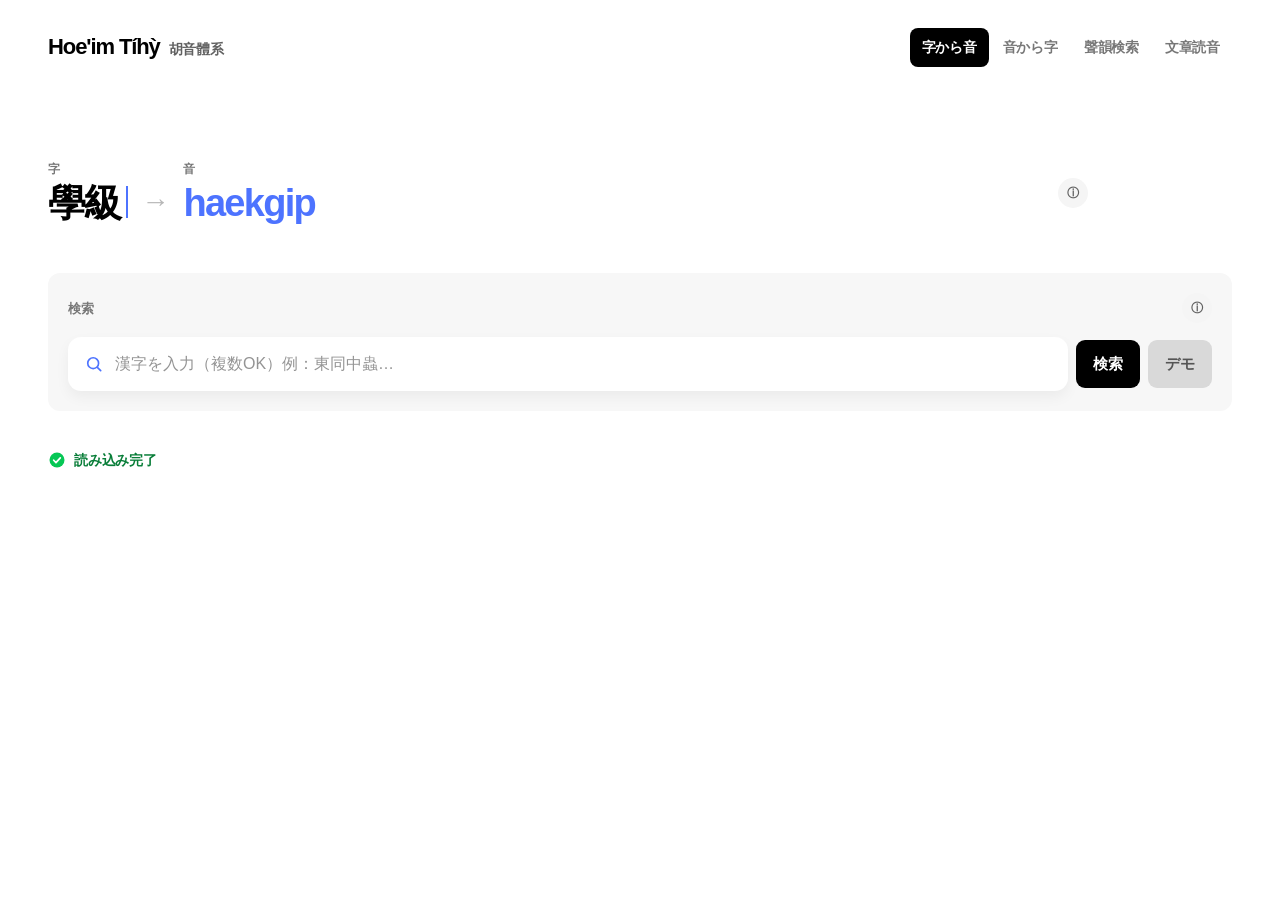
<file: index.html>
<!doctype html>
<html lang="ja">
<head>
  <meta charset="utf-8" />
  <meta name="viewport" content="width=device-width,initial-scale=1" />
  <title>Hoe'im Tíhỳ 胡音體系 | 字から音</title>
  <link rel="stylesheet" href="./site.css?v=20260921a" />
</head>
<body>
<div class="appShell">
  <header class="globalHeader">
    <a class="brand" href="./index.html"><span>Hoe'im Tíhỳ</span><span class="brandScript">胡音體系</span></a>
    <nav class="siteTabs" aria-label="Section navigation">
      <a class="siteTab current" href="./index.html">字から音</a>
      <a class="siteTab" href="./sound-search.html">音から字</a>
      <a class="siteTab" href="./mc-tools.html">聲韻検索</a>
      <a class="siteTab" href="./text-reader.html">文章読音</a>
    </nav>
  </header>

  <main class="workspace">
  <section class="toolCard">
    <section class="toolDemo" data-tool-demo="char" aria-label="字から音の例">
      <h1 class="visuallyHidden">漢字から読音を引く</h1>
      <div class="toolDemoTrack" aria-hidden="true">
        <div class="toolDemoPart"><span class="toolDemoKicker">字</span><span class="toolDemoValue toolDemoInput" data-demo-input></span></div>
        <span class="toolDemoArrow">→</span>
        <div class="toolDemoPart"><span class="toolDemoKicker">音</span><span class="toolDemoValue toolDemoOutput" data-demo-output></span></div>
      </div>
      <details class="infoToggle">
        <summary aria-label="このページと使い方"><span class="infoIcon" aria-hidden="true">ⓘ</span></summary>
        <div class="infoPanel">
          <div class="infoLine">同じ辞書を使って、字から音、音から字、聲韻検索、文章読音を切り替えながら確認できます。</div>
          <div class="infoLine">複数字をまとめて検索して、読音と中古音情報を一件ずつ確認できます。</div>
        </div>
      </details>
    </section>

    <div class="filterPanel searchPanel">
      <div class="sectionHeaderRow sectionHeaderRowLabel">
        <div class="sectionLabel">検索</div>
        <details class="infoToggle">
          <summary aria-label="検索ヒント"><span class="infoIcon" aria-hidden="true">ⓘ</span></summary>
          <div class="infoPanel">同一字に複数音があればリスト表示します。異体字・日本字形・簡体字でも検索できます。</div>
        </details>
      </div>
      <div class="row">
        <label class="searchField">
          <svg class="searchFieldIcon" viewBox="0 0 24 24" aria-hidden="true"><circle cx="11" cy="11" r="6.5"></circle><path d="m16 16 4 4"></path></svg>
          <input id="q" type="text" aria-label="検索する漢字" placeholder="漢字を入力（複数OK）例：東同中蟲…" autocomplete="off" />
        </label>
        <button id="searchBtn" class="btnAccent">検索</button>
        <button id="demoBtn" class="btnSecondary">デモ</button>
      </div>
    </div>

    <div id="status" class="status warn">辞書を自動読み込み中…</div>

    <div id="resultsArea" class="resultsArea" hidden>
      <div class="sectionLabel">検索結果</div>
      <div id="out" class="out"></div>
    </div>
  </section>
  </main>
</div>

<script src="./Kuankhiunn0704.txt.js?v=20260331a"></script>
<script src="./frequency-reading-overrides.js?v=20260921d"></script>
<script src="./dictionary-core.js?v=20261006b"></script>
<script src="./tool-demo-terms.js?v=20260904a"></script>
<script src="./tool-demos.js?v=20260921a"></script>
<script>
const core = window.HuDictionaryCore;
let dictionary = null;
const DEFAULT_SOURCE_URL = `./${core.LOCAL_SOURCE_NAME}`;

function setStatus(msg, kind = "warn"){
  const el = document.getElementById("status");
  el.className = `status ${kind}`;
  if (kind === "ok") {
    el.innerHTML = `
      <span class="statusContent">
        <span class="statusCheck" aria-hidden="true">
          <svg viewBox="0 0 24 24" focusable="false">
            <circle class="statusCheckCircle" cx="12" cy="12" r="10"></circle>
            <path class="statusCheckMark" d="M7.6 12.3l3 3.1 5.8-6.2"></path>
          </svg>
        </span>
        <span class="statusText">${core.escapeHtml(msg)}</span>
      </span>
    `;
    return;
  }
  el.textContent = msg;
}

function renderCharEntry(entry, index){
  const isPure = entry.readingType === core.READING_TYPE_PURE;
  const displayedReading = typeof entry.reading === "string" && entry.reading ? entry.reading : (entry.conv?.ok ? entry.conv.reading : "（変換エラー）");
  const div = document.createElement("div");
  div.className = isPure ? "entry entryPure" : "entry";

  if (isPure) {
    div.innerHTML = `
      <div class="entryHeader">
        <span class="tag tagPure">#${core.escapeHtml(entry.readingLabel || core.PURE_READING_LABEL)}</span>
      </div>
      <div class="reading readingPure mono">${core.escapeHtml(entry.reading)}</div>
    `;
    return div;
  }

  div.innerHTML = `
    <div class="entryHeader">
      <span class="tag">#${index + 1}</span>
      <span class="tag">小韻：${core.escapeHtml(entry.xiaoyun)}</span>
      <span class="tag">中古：${core.escapeHtml(entry.mc.initialMu)} + ${core.escapeHtml(entry.mc.rimeKey)}（${core.escapeHtml(entry.mc.tone)}）</span>
    </div>
    <div class="reading mono">${core.escapeHtml(displayedReading)}</div>
    <div class="small mono">${core.escapeHtml(entry.conv.ok ? `init=${entry.conv.debug.initialRoman || "∅"} / rime=${entry.conv.debug.rimeRoman} / 乙類=${entry.conv.debug.isB}` : entry.conv.error)}</div>
  `;
  return div;
}

function render(){
  const out = document.getElementById("out");
  const resultsArea = document.getElementById("resultsArea");
  out.innerHTML = "";
  resultsArea.hidden = true;

  if (!dictionary){
    out.innerHTML = '<div class="status warn">DBが未読み込みです。</div>';
    return;
  }

  const input = document.getElementById("q").value.trim();
  if (!input) return;

  const chars = Array.from(input).filter(core.isCjkIdeograph);
  if (chars.length === 0) return;

  resultsArea.hidden = false;

  for (const ch of chars){
    const hits = core.getCharacterEntries(dictionary, ch);
    const block = document.createElement("div");
    block.className = "charBlock";

    const title = document.createElement("div");
    title.className = "charTitle";
    title.innerHTML = `<div class="han">${core.escapeHtml(ch)}</div><div class="meta">一致件数：${hits.length}</div>`;
    block.appendChild(title);

    if (!hits.length){
      const empty = document.createElement("div");
      empty.className = "status warn";
      empty.textContent = "該当なし";
      block.appendChild(empty);
      out.appendChild(block);
      continue;
    }

    hits.forEach((entry, index) => {
      block.appendChild(renderCharEntry(entry, index));
    });

    out.appendChild(block);
  }
}

async function loadDictionary(rawUrl = DEFAULT_SOURCE_URL){
  try {
    setStatus(`取得中… ${core.normalizeTextUrl(rawUrl)}`, "warn");
    const result = await core.loadDictionaryFromUrl(rawUrl);
    dictionary = result.dictionary;
    window.HuToolDemos?.start(dictionary);
    setStatus(
      "読み込み完了",
      dictionary.stats.missingCount ? "warn" : "ok"
    );
    render();
  } catch (error) {
    setStatus(`取得失敗：${String(error)}`, "bad");
  }
}

document.getElementById("searchBtn").addEventListener("click", render);
document.getElementById("q").addEventListener("keydown", (e) => {
  if (e.key === "Enter") render();
});
document.getElementById("demoBtn").addEventListener("click", () => {
  document.getElementById("q").value = "春眠不覺曉";
  render();
});

window.addEventListener("DOMContentLoaded", () => {
  loadDictionary();
});
</script>
</body>
</html>
</file>
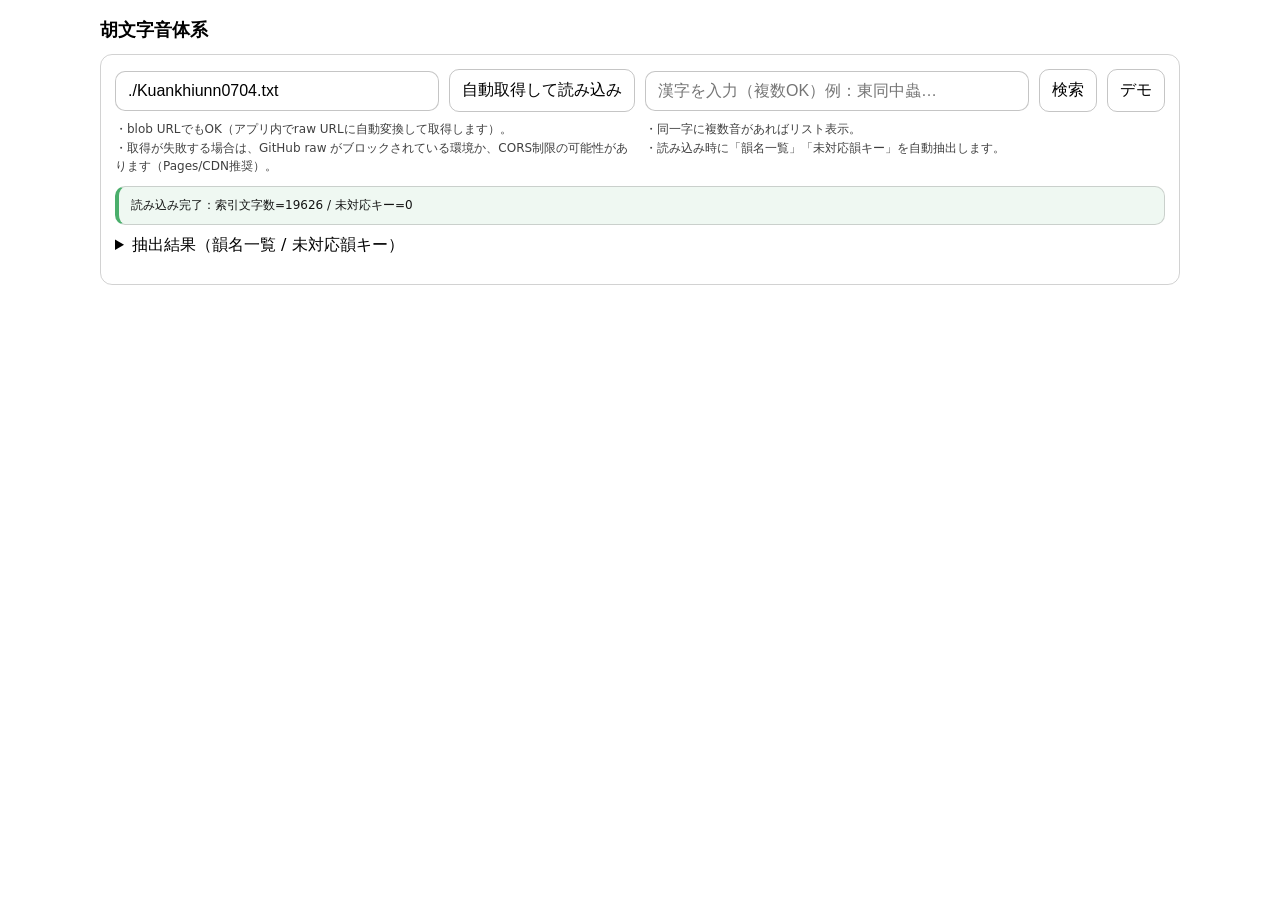
<file: index_fixed (1).html>
<!doctype html>
<html lang="ja">
<head>
  <meta charset="utf-8" />
  <meta name="viewport" content="width=device-width,initial-scale=1" />
  <title>胡文字音体系</title>
  <style>
    :root { color-scheme: light dark; }
    body { font-family: system-ui,-apple-system,"Segoe UI",Roboto,"Noto Sans JP",sans-serif; margin:0; }
    .wrap { max-width: 1080px; margin: 0 auto; padding: 18px; }
    h1 { font-size: 18px; margin: 0 0 12px; }
    .card { border: 1px solid rgba(127,127,127,.35); border-radius: 12px; padding: 14px; }
    .row { display:flex; gap:10px; flex-wrap:wrap; align-items:center; }
    input[type="text"], input[type="url"]{
      flex:1; min-width: 260px; padding: 10px 12px; border-radius: 10px;
      border: 1px solid rgba(127,127,127,.45); font-size: 16px;
    }
    button{
      touch-action: manipulation;
      -webkit-tap-highlight-color: rgba(0,0,0,0);

      padding: 10px 12px; border-radius: 10px; border: 1px solid rgba(127,127,127,.45);
      background: transparent; cursor:pointer; font-size: 16px;
    }
    button:hover { filter: brightness(1.06); }
    .hint { font-size: 12px; opacity: .75; margin-top: 8px; line-height: 1.55; }
    .status{
      margin-top:10px; font-size:12px; opacity:.92; padding:10px 12px; border-radius:10px;
      border: 1px solid rgba(127,127,127,.35);
    }
    .ok{ border-left:4px solid rgba(40,160,80,.9); background: rgba(40,160,80,.08); }
    .warn{ border-left:4px solid rgba(200,140,0,.9); background: rgba(200,140,0,.08); }
    .bad{ border-left:4px solid rgba(200,80,80,.9); background: rgba(200,80,80,.08); }
    .out{ margin-top:14px; }
    .charBlock{ border-top:1px dashed rgba(127,127,127,.35); padding-top:12px; margin-top:12px; }
    .charTitle{ display:flex; align-items:baseline; gap:10px; }
    .han{ font-size:28px; font-weight:800; }
    .meta{ font-size:12px; opacity:.75; }
    .entry{ padding:10px 12px; border:1px solid rgba(127,127,127,.35); border-radius:12px; margin-top:10px; }
    .entryHeader{ display:flex; gap:10px; flex-wrap:wrap; align-items:baseline; }
    .tag{ font-size:12px; padding:2px 8px; border:1px solid rgba(127,127,127,.35); border-radius:999px; opacity:.85; }
    .mono{ font-family: ui-monospace, SFMono-Regular, Menlo, Consolas, monospace; }
    .reading{ font-size:18px; font-weight:800; }
    .small{ font-size:12px; opacity:.78; margin-top:6px; line-height:1.55; }
    details{ margin-top:10px; }
    summary{ cursor:pointer; }
    .grid2{ display:grid; grid-template-columns: 1fr 1fr; gap:10px; }
    @media (max-width: 760px){ .grid2{ grid-template-columns: 1fr; } }
    textarea{
      width:100%; min-height:140px; border-radius:10px; border:1px solid rgba(127,127,127,.35);
      padding:10px 12px; font-size:12px;
      font-family: ui-monospace, SFMono-Regular, Menlo, Consolas, monospace;
    }
  </style>
</head>
<body>
<div class="wrap">
  <h1>胡文字音体系</h1>

  <div class="card">
    <div class="grid2">
      <div>
        <div class="row">
          <input id="url" type="url"
            value="./Kuankhiunn0704.txt"
            placeholder="Kuankhiunn0704.txt のURL（blobでもOK）" />
          <button id="loadUrlBtn">自動取得して読み込み</button>
        </div>
        <div class="hint">
          ・blob URLでもOK（アプリ内でraw URLに自動変換して取得します）。<br>
          ・取得が失敗する場合は、GitHub raw がブロックされている環境か、CORS制限の可能性があります（Pages/CDN推奨）。
        </div>
      </div>

      <div>
        <div class="row">
          <input id="q" type="text" placeholder="漢字を入力（複数OK）例：東同中蟲…" autocomplete="off" />
          <button id="searchBtn">検索</button>
          <button id="demoBtn">デモ</button>
        </div>
        <div class="hint">
          ・同一字に複数音があればリスト表示。<br>
          ・読み込み時に「韻名一覧」「未対応韻キー」を自動抽出します。
        </div>
      </div>
    </div>

    <div id="status" class="status warn">未読み込み：上のURLから読み込んでください。</div>

    <details>
      <summary>抽出結果（韻名一覧 / 未対応韻キー）</summary>
      <div class="small">
        <div class="mono" style="margin:8px 0 4px">韻名（rimeName）一覧</div>
        <textarea id="rimeNames" readonly></textarea>
        <div class="mono" style="margin:10px 0 4px">未対応の韻キー（RIME_ROMANに無い）</div>
        <textarea id="missingKeys" readonly></textarea>
      </div>
    </details>

    <div id="out" class="out"></div>
  </div>
</div>

<script>
let INDEX = new Map();
let RIME_ROMAN = {};

function setStatus(msg, kind="warn"){
  const el = document.getElementById("status");
  el.className = `status ${kind}`;
  el.textContent = msg;
}
function escapeHtml(s){
  return String(s).replace(/[&<>"']/g, c=>({ "&":"&amp;","<":"&lt;",">":"&gt;",'"':"&quot;","'":"&#39;" }[c]));
}
function normalizeTextUrl(url){
  const m = url.match(/^https:\/\/github\.com\/([^/]+)\/([^/]+)\/blob\/([^/]+)\/(.+)$/);
  if (m){
    const [, user, repo, branch, path] = m;
    return `https://raw.githubusercontent.com/${user}/${repo}/${branch}/${path}`;
  }
  return url;
}

function stripBracketNotes(s){
  return (s||"")
    .replace(/\[[^\]]*\]/g, "")
    .replace(/\{[^}]*\}/g, "")
    .replace(/\([^)]*\)/g, "")
    .replace(/\s+/g, "");
}
function isCjkIdeograph(ch){
  const cp = ch.codePointAt(0);
  return (cp >= 0x3400 && cp <= 0x9FFF) || (cp >= 0x20000 && cp <= 0x2EBEF);
}
function splitIdeographs(s){
  const cleaned = stripBracketNotes(s);
  return Array.from(cleaned).filter(isCjkIdeograph);
}
function parseLine(line){
  if (!line || !line.includes("|")) return null;
  const parts = line.split("|").map(s => (s ?? "").trim());
  for (let i=0;i<parts.length;i++){
    const tok = parts[i];
    if (tok === "開" || tok === "合"){
      const initial = parts[i-1];
      const deng = parts[i+1];
      const rime = parts[i+2];
      const tone = parts[i+3];
      if (["一","二","三","四"].includes(deng) && ["平","上","去","入"].includes(tone) && initial){
        return { fanqie: parts[2]||"", charsRaw: parts[3]||"", initialMu: initial, kaihe: tok, deng, rimeName: rime, tone };
      }
    }
  }
  return null;
}

const INITIAL_ROMAN = {
  "幫":"b","滂":"p","並":"b","明":"m",
  "非":"f","敷":"f","奉":"f","微":"w",
  "端":"d","透":"t","定":"d","泥":"n",
  "知":"zh","徹":"ch","澄":"zh","娘":"nh",
  "精":"z","清":"c","從":"z","心":"s","邪":"x",
  "照":"zh","穿":"ch","牀":"s",
  "莊":"zh","初":"ch","崇":"s",
  "章":"zh","昌":"ch","常":"s",
  "審":"sh","禅":"sh",
  "生":"sh","俟":"sh",
  "書":"sh","船":"sh",
  "見":"g","溪":"k","群":"g","疑":"",
  "影":"'", "曉":"h","匣":"h","云":"",
  "以":"y","喩":"y",
  "來":"l","日":"r",
};
const VOICED_MU = new Set(["並","奉","定","澄","従","邪","牀","禅","群","匣"]);

const MASTER_RIME_ROMAN = {
  "東一":"ung","屋一":"uk","東三":"iung","屋三":"iuk",
  "冬一":"ong","沃":"ok","鍾三":"iong","燭":"iok",
  "江二":"ang","覺":"ak",
  "唐一":"ang","鐸":"ak","唐一合":"wang","鐸合":"wak",
  "陽三":"iang","藥":"iak","陽三合":"yang","藥合":"yak",
  "庚二":"aang","陌二":"aak","庚二合":"waang","陌二合":"waak","庚三":"iaang","陌三":"iaak","庚三合":"uaang","陌三合":"uaak",
  "耕二":"ang","麥":"ak","耕二合":"wang","麥合":"wak",
  "清三":"ing","昔":"ik","清三合":"ing","昔合":"ik",
  "青四":"eng","錫":"ek","青四合":"yeng","錫合":"yek",
  "登一":"ung","德":"uk","登一合":"wung","德合":"wuk",
  "蒸三":"ing","職":"ik","蒸三合":"wing","職合":"ik",
  "眞A三":"in","質A":"it",
  "眞B三":"in","質B":"it",
  "眞B三合":"uin","質B合":"uit",
  "臻三":"ien","櫛":"iet",
  "諄三合":"un","術":"ut",
  "痕一":"on",
  "魂一合":"won","沒":"wot",
  "欣三":"un","迄":"ut",
  "文三合":"un","物":"ut",
  "寒一開":"an","曷":"at",
  "桓一合":"wan","末":"wat",
  "元三":"ian","月":"iat","元三合":"uan","月合":"uat",
  "刪二":"an","黠":"at","刪二合":"wan","黠合":"wat",
  "山二":"aan","鎋":"aat","山二合":"waan","鎋合":"waat",
  "仙A三":"ien","薛A":"iet","仙A三合":"uen","薛A合":"uet",
  "仙B三":"ien","薛B":"iet","仙B三合":"uen","薛B合":"uet",
  "先四":"in","屑":"it","先四合":"uin","屑合":"uit",
  "侵A三":"im","緝A":"ip",
  "侵B三":"im","緝B":"ip",
  "談一":"am","盍":"ap",
  "嚴三":"iem","業":"iep",
  "凡三合":"yom","乏":"yop",
  "銜二":"aam","狎":"aap",
  "咸二":"em","洽":"ep",
  "鹽A三":"im","葉A":"ip",
  "鹽B三":"iem","葉B":"iep",
  "添四":"im","怗":"ip",
  "覃一":"am","合":"ap",
  "歌一":"aa",
  "戈一合":"wa","戈三":"ia","戈三合":"ua",
  "麻二":"a","麻二合":"wa","麻三":"ia",
  "支A三":"i","支A三合":"wi",
  "支B三":"i","支B三合":"wi",
  "脂A三":"i","脂A三合":"wi",
  "脂B三":"i","脂B三合":"wi",
  "之三":"i",
  "微三":"ei","微三合":"wei",
  "魚三":"iu",
  "模一":"uu",
  "虞三合":"u",
  "泰一":"ai","泰一合":"wai",
  "廢三":"iay","廢三合":"yay",
  "夬二":"ai","夬二合":"wai",
  "佳二":"ay","佳二合":"way",
  "皆二":"aay","皆二合":"waay",
  "祭A三":"ie","祭A三合":"ue",
  "祭B三":"ie","祭B三合":"ue",
  "齊四":"ey","齊四合":"wey",
  "咍一":"aay","灰一合":"waay",
  "豪一":"au",
  "肴二":"iau",
  "宵A三":"ieu",
  "宵B三":"iew",
  "蕭四":"iao",
  "尤三":"iou",
  "侯一":"ow",
  "幽三":"iu",
};

const RU_RIME_MAP = {
  "東":"屋","冬":"沃","鍾":"燭","江":"覺","唐":"鐸","陽":"藥",
  "庚":"陌","耕":"麥","清":"昔","青":"錫","登":"德","蒸":"職",
  "眞A":"質A","眞B":"質B","臻":"櫛","諄":"術","魂":"沒","欣":"迄","文":"物",
  "寒":"曷","桓":"末","元":"月","刪":"黠","山":"鎋",
  "仙A":"薛A","仙B":"薛B","先":"屑",
  "侵A":"緝A","侵B":"緝B","談":"盍","嚴":"業","凡":"乏","銜":"狎","咸":"洽","鹽A":"葉A","鹽B":"葉B","添":"怗","覃":"合",
};

function makeRimeKey(rimeName, deng, kaihe, tone){
  let base = rimeName;
  if (tone === "入") base = RU_RIME_MAP[rimeName] || rimeName;
  if (base === "寒" && deng === "一" && kaihe === "開" && tone !== "入") return "寒一開";
  const key = base + deng + (kaihe === "合" ? "合" : "");
  if (MASTER_RIME_ROMAN[key]) return key;
  if (MASTER_RIME_ROMAN[base]) return base;
  const key2 = base + deng;
  if (MASTER_RIME_ROMAN[key2]) return key2;
  return key;
}

function initialGroup(mu){
  const dorsal = new Set(["見","溪","群","疑"]);
  const retroflex = new Set(["知","徹","澄","娘"]);
  const dental = new Set(["精","清","從","心","邪","照","穿","牀","莊","初","崇","章","昌","常","審","禅","生","俟","書","船"]);
  if (dorsal.has(mu)) return "dorsal";
  if (retroflex.has(mu)) return "coronal";
  if (dental.has(mu)) return "coronal";
  const labial = new Set(["幫","滂","並","明","非","敷","奉","微"]);
  if (labial.has(mu)) return "labial";
  return "other";
}

function extractNucleus(r){
  // Detect the syllable nucleus (main vowel) position.
  // Rule of thumb:
  // - 'w' is always a glide, never a nucleus.
  // - 'i'/'u'/'y' are glides when they precede another vowel; otherwise they can be nuclei.
  // - 'aa' is treated as a long vowel nucleus.
  const isVowel = (c)=>["a","e","i","o","u","y"].includes(c);
  for (let j=0; j<r.length; j++){
    if (r.slice(j,j+2) === "aa") return { nucleus:"aa", start:j, len:2 };

    const c = r[j];

    if (c === "w") continue; // glide only

    if (c === "a" || c === "e" || c === "o") return { nucleus:c, start:j, len:1 };

    if (c === "i" || c === "u" || c === "y"){
      const nxt = r[j+1];
      if (nxt && isVowel(nxt)) continue; // glide
      return { nucleus:c, start:j, len:1 }; // nucleus
    }
  }
  // Fallback (should not happen)
  return { nucleus: r[0] || "", start: 0, len: 1 };
}


function hasPalatalGlide(r){
  const nuc = extractNucleus(r);
  return (r.startsWith("i") || r.startsWith("y")) && nuc.start > 0;
}
function dropLeadingPalatalGlide(r){
  if (r.startsWith("i") || r.startsWith("y")) return r.slice(1);
  return r;
}
function isOpenSyllable(r){ return /[aeiouy]$/.test(r); }
function applyBTypeCodaMutation(r, group){
  const ends = suf => r.endsWith(suf);
  if (group === "dorsal"){
    if (ends("ng")) return r.slice(0,-2) + "nh";
    if (ends("k"))  return r.slice(0,-1) + "ch";
    if (isOpenSyllable(r)) return r + "h";
    return r;
  }
  if (group === "coronal"){
    if (ends("n")) return r.slice(0,-1) + "nn";
    if (ends("t")) return r.slice(0,-1) + "ts";
    if (isOpenSyllable(r)) return r + "h";
    return r;
  }
  if (group === "labial"){
    if (ends("m")) return r.slice(0,-1) + "mh";
    if (ends("p")) return r.slice(0,-1) + "v";
    if (isOpenSyllable(r)) return r + "h";
    return r;
  }
  return r;
}

function yinToYang(n){
  if (n==="aa") return "ae";
  if (n==="a") return "ae";
  if (n==="e") return "eo";
  if (n==="i") return "y";
  if (n==="o") return "oe";
  if (n==="u") return "ue";
  return n;
}
function replaceAt(str, start, len, repl){
  return str.slice(0,start)+repl+str.slice(start+len);
}
const COMB_ACUTE="\u0301", COMB_GRAVE="\u0300";
function addToneMarkToNucleus(syl, nucleusStart, tone){
  if (tone!=="上" && tone!=="去") return syl;
  const mark = (tone==="上") ? COMB_ACUTE : COMB_GRAVE;
  const ch = syl[nucleusStart];
  return (syl.slice(0,nucleusStart)+ch+mark+syl.slice(nucleusStart+1)).normalize("NFC");
}

function postProcess(initialRoman, rimeRoman){
  const nuc = extractNucleus(rimeRoman);
  const hasIGlide = rimeRoman.startsWith("i") && nuc.start > 0;
  const hasYGlide = rimeRoman.startsWith("y") && nuc.start > 0;

  // i- -> y- when no initial consonant (only glide i-)
  if (!initialRoman && hasIGlide) rimeRoman = "y" + rimeRoman.slice(1);

  // NEW: delete glide y- after initial x (keep nucleus y)
  if (initialRoman === "x" && hasYGlide) {
    rimeRoman = rimeRoman.slice(1);
  }

  // NEW: delete glide i- after initial zh/ch/sh (keep nucleus i)
  if (["zh","ch","sh"].includes(initialRoman) && hasIGlide) {
    rimeRoman = rimeRoman.slice(1);
  }

  // delete w-, y- after bilabials (y only if glide)
  if (["b","p","m"].includes(initialRoman)) {
    if (rimeRoman.startsWith("w")) rimeRoman = rimeRoman.slice(1);
    if (hasYGlide) rimeRoman = rimeRoman.slice(1);
  }

  // delete glide y- after initial w / f (wy- / fy-)
  if ((initialRoman === "w" || initialRoman === "f") && hasYGlide) {
    rimeRoman = rimeRoman.slice(1);
  }

  // delete glide u- after initial w (e.g. wuán -> wán), only when u is a glide (not nucleus)
  if (initialRoman === "w" && rimeRoman.startsWith("u")) {
    const nucU = extractNucleus(rimeRoman);
    const hasUGlide = nucU.start > 0;
    if (hasUGlide) rimeRoman = rimeRoman.slice(1);
  }

  // delete glide i- after initial y (e.g. yiok -> yok), only when i is a glide (not nucleus)
  if (initialRoman === "y" && rimeRoman.startsWith("i")) {
    const nucI = extractNucleus(rimeRoman);
    const hasIGlide2 = nucI.start > 0;
    if (hasIGlide2) rimeRoman = rimeRoman.slice(1);
  }

  // w deletion when /l_V/ where V is a back vowel (eg lwon -> lon)
  if (initialRoman === "l" && rimeRoman.startsWith("w")) {
    const tmp = rimeRoman.slice(1);
    const nuc2 = extractNucleus(tmp).nucleus;
    if (["a","aa","o","u","oe","ue"].includes(nuc2)) rimeRoman = tmp;
  }

  return rimeRoman;
}

function convertOne(mc){
  const mu = (mc.initialMu || "").trim();
  const tone = (mc.tone || "").trim();
  const rimeKey = (mc.rimeKey || "").trim();

  let initialRoman = (INITIAL_ROMAN[mu]!==undefined)? INITIAL_ROMAN[mu] : "";
  let shiftedLabial = false;

  if ((mc.kaihe || "").trim() === "合") {
    if (mu === "幫" || mu === "滂" || mu === "並") { initialRoman = "f"; shiftedLabial = true; }
    if (mu === "明") { initialRoman = "w"; shiftedLabial = true; }
  }

  let rimeRoman = RIME_ROMAN[rimeKey];
  if (typeof rimeRoman !== "string" || rimeRoman.length === 0) return { ok:false, error:`韻キー未対応：${rimeKey}` };

  if (shiftedLabial && rimeRoman.startsWith("w")) rimeRoman = rimeRoman.slice(1);

  const grp = initialGroup(mu);
  let isB = false;

  if ((grp==="dorsal" || grp==="coronal") && hasPalatalGlide(rimeRoman)) {
    isB = true;
    rimeRoman = dropLeadingPalatalGlide(rimeRoman);
    rimeRoman = applyBTypeCodaMutation(rimeRoman, grp);
  }

  rimeRoman = postProcess(initialRoman, rimeRoman);

  // NEW: If initial is y and the following medial is w-, rewrite "yw" -> "ue"
  // (e.g., y + wi -> uei). Only applies when w is a glide (not nucleus).
  if (initialRoman === "y" && rimeRoman.startsWith("w")) {
    const nucW = extractNucleus(rimeRoman);
    const hasWGlide = nucW.start > 0;
    if (hasWGlide) {
      initialRoman = "ue";
      rimeRoman = rimeRoman.slice(1);
    }
  }

  const voiced = VOICED_MU.has(mu);
  if (voiced){
    const nuc3 = extractNucleus(rimeRoman);
    rimeRoman = replaceAt(rimeRoman, nuc3.start, nuc3.len, yinToYang(nuc3.nucleus));
  }

  const nuc2 = extractNucleus(rimeRoman);
  const base = initialRoman + rimeRoman;
  const nucleusStart = initialRoman.length + nuc2.start;
  const withTone = addToneMarkToNucleus(base, nucleusStart, tone);

  return { ok:true, reading: withTone, debug:{ initialRoman, rimeRoman, voiced, isB, grp } };
}

function loadFromText(text){
  const lines = text.split(/\r?\n/);
  const idx = new Map();
  const rimeNameSet = new Set();
  const keySet = new Set();
  const missing = new Set();

  for (const line of lines){
    const p = parseLine(line);
    if (!p) continue;
    const chars = splitIdeographs(p.charsRaw);
    if (chars.length === 0) continue;

    rimeNameSet.add(p.rimeName);

    const xiaoyun = `${p.fanqie}${chars[0] ? "（"+chars[0]+"）" : ""}`;
    const rimeKey = makeRimeKey(p.rimeName, p.deng, p.kaihe, p.tone);
    keySet.add(rimeKey);

    const mc = { initialMu: p.initialMu, kaihe:p.kaihe, deng:p.deng, rimeName:p.rimeName, tone:p.tone, rimeKey };

    for (const ch of chars){
      const entry = { char: ch, xiaoyun, mc };
      if (!idx.has(ch)) idx.set(ch, []);
      idx.get(ch).push(entry);
    }
  }

  const r = {};
  for (const k of keySet){
    if (MASTER_RIME_ROMAN[k]) r[k] = MASTER_RIME_ROMAN[k];
    else missing.add(k);
  }
  RIME_ROMAN = r;
  INDEX = idx;

  document.getElementById("rimeNames").value = Array.from(rimeNameSet).sort().join("\n");
  document.getElementById("missingKeys").value = Array.from(missing).sort().join("\n");

  setStatus(`読み込み完了：索引文字数=${INDEX.size} / 未対応キー=${missing.size}`, missing.size ? "warn" : "ok");
}

function render(){
  const out = document.getElementById("out");
  out.innerHTML = "";
  if (!INDEX || INDEX.size === 0){
    out.innerHTML = `<div class="status warn">DBが未読み込みです。</div>`;
    return;
  }
  const input = document.getElementById("q").value.trim();
  if (!input) return;

  const chars = Array.from(input).filter(isCjkIdeograph);
  if (chars.length === 0) return;

  for (const ch of chars){
    const hits = INDEX.get(ch) || [];
    const block = document.createElement("div");
    block.className = "charBlock";

    const title = document.createElement("div");
    title.className = "charTitle";
    title.innerHTML = `<div class="han">${escapeHtml(ch)}</div><div class="meta">一致件数：${hits.length}</div>`;
    block.appendChild(title);

    if (!hits.length){
      const w = document.createElement("div");
      w.className = "status warn";
      w.textContent = "該当なし";
      block.appendChild(w);
      out.appendChild(block);
      continue;
    }

    hits.forEach((e, i) => {
      const conv = convertOne(e.mc);
      const div = document.createElement("div");
      div.className = "entry";
      div.innerHTML = `
        <div class="entryHeader">
          <span class="tag">#${i+1}</span>
          <span class="tag">小韻：${escapeHtml(e.xiaoyun)}</span>
          <span class="tag">中古：${escapeHtml(e.mc.initialMu)} + ${escapeHtml(e.mc.rimeKey)}（${escapeHtml(e.mc.tone)}）</span>
        </div>
        <div class="reading mono">${escapeHtml(conv.ok ? conv.reading : "（変換エラー）")}</div>
        <div class="small mono">${escapeHtml(conv.ok ? `init=${conv.debug.initialRoman||"∅"} / rime=${conv.debug.rimeRoman} / 乙類=${conv.debug.isB}` : conv.error)}</div>
      `;
      block.appendChild(div);
    });

    out.appendChild(block);
  }
}

function bindTap(el, fn){
  // Robust tap handler for mobile/webviews. Prevents double-trigger.
  let locked = false;
  const run = async (e) => {
    if (locked) return;
    locked = true;
    try { await fn(e); } finally { setTimeout(()=>{ locked=false; }, 350); }
  };
  el.addEventListener("click", run);
  el.addEventListener("pointerup", run);
  el.addEventListener("touchend", (e)=>{ e.preventDefault(); run(e); }, { passive:false });
}

async function loadKuankhiunnFromInputUrl(){
  const url0 = document.getElementById("url").value.trim();
  if (!url0) return setStatus("URLが空です。", "bad");

  const url = normalizeTextUrl(url0);

  try{
    setStatus(`取得中… ${url}`, "warn");
    const res = await fetch(url, { cache:"no-store" });
    if (!res.ok) throw new Error(`HTTP ${res.status} ${res.statusText}`);
    const text = await res.text();
    loadFromText(text);
    render();
  }catch(e){
    setStatus(`取得失敗：${String(e)}`, "bad");
  }
}

// ---- bindings ----
const loadBtn = document.getElementById("loadUrlBtn");
bindTap(loadBtn, loadKuankhiunnFromInputUrl);

document.getElementById("searchBtn").addEventListener("click", render);
document.getElementById("q").addEventListener("keydown", e=>{ if (e.key==="Enter") render(); });
document.getElementById("demoBtn").addEventListener("click", ()=>{
  document.getElementById("q").value = "四申請網";
  render();
});

// Auto-load on open (GitHub Pagesで ./Kuankhiunn0704.txt を読む想定)
window.addEventListener("DOMContentLoaded", () => {
  if (document.getElementById("url").value.trim()) {
    loadKuankhiunnFromInputUrl();
  }
});
</script>
</body>
</html>
</file>
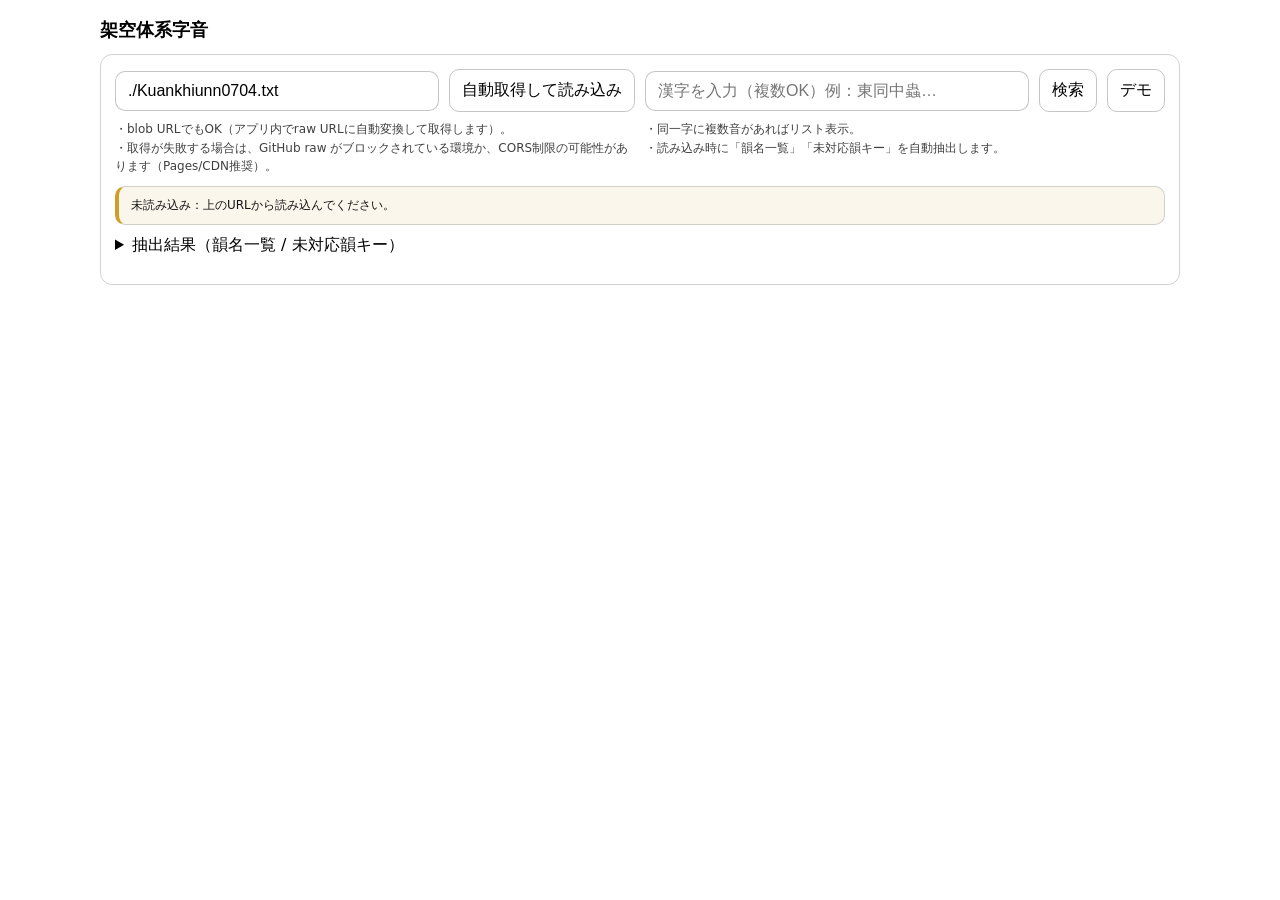
<file: index_fixed.html>
<!doctype html>
<html lang="ja">
<head>
  <meta charset="utf-8" />
  <meta name="viewport" content="width=device-width,initial-scale=1" />
  <title>架空体系字音</title>
  <style>
    :root { color-scheme: light dark; }
    body { font-family: system-ui,-apple-system,"Segoe UI",Roboto,"Noto Sans JP",sans-serif; margin:0; }
    .wrap { max-width: 1080px; margin: 0 auto; padding: 18px; }
    h1 { font-size: 18px; margin: 0 0 12px; }
    .card { border: 1px solid rgba(127,127,127,.35); border-radius: 12px; padding: 14px; }
    .row { display:flex; gap:10px; flex-wrap:wrap; align-items:center; }
    input[type="text"], input[type="url"]{
      flex:1; min-width: 260px; padding: 10px 12px; border-radius: 10px;
      border: 1px solid rgba(127,127,127,.45); font-size: 16px;
    }
    button{
      touch-action: manipulation;
      -webkit-tap-highlight-color: rgba(0,0,0,0);

      padding: 10px 12px; border-radius: 10px; border: 1px solid rgba(127,127,127,.45);
      background: transparent; cursor:pointer; font-size: 16px;
    }
    button:hover { filter: brightness(1.06); }
    .hint { font-size: 12px; opacity: .75; margin-top: 8px; line-height: 1.55; }
    .status{
      margin-top:10px; font-size:12px; opacity:.92; padding:10px 12px; border-radius:10px;
      border: 1px solid rgba(127,127,127,.35);
    }
    .ok{ border-left:4px solid rgba(40,160,80,.9); background: rgba(40,160,80,.08); }
    .warn{ border-left:4px solid rgba(200,140,0,.9); background: rgba(200,140,0,.08); }
    .bad{ border-left:4px solid rgba(200,80,80,.9); background: rgba(200,80,80,.08); }
    .out{ margin-top:14px; }
    .charBlock{ border-top:1px dashed rgba(127,127,127,.35); padding-top:12px; margin-top:12px; }
    .charTitle{ display:flex; align-items:baseline; gap:10px; }
    .han{ font-size:28px; font-weight:800; }
    .meta{ font-size:12px; opacity:.75; }
    .entry{ padding:10px 12px; border:1px solid rgba(127,127,127,.35); border-radius:12px; margin-top:10px; }
    .entryHeader{ display:flex; gap:10px; flex-wrap:wrap; align-items:baseline; }
    .tag{ font-size:12px; padding:2px 8px; border:1px solid rgba(127,127,127,.35); border-radius:999px; opacity:.85; }
    .mono{ font-family: ui-monospace, SFMono-Regular, Menlo, Consolas, monospace; }
    .reading{ font-size:18px; font-weight:800; }
    .small{ font-size:12px; opacity:.78; margin-top:6px; line-height:1.55; }
    details{ margin-top:10px; }
    summary{ cursor:pointer; }
    .grid2{ display:grid; grid-template-columns: 1fr 1fr; gap:10px; }
    @media (max-width: 760px){ .grid2{ grid-template-columns: 1fr; } }
    textarea{
      width:100%; min-height:140px; border-radius:10px; border:1px solid rgba(127,127,127,.35);
      padding:10px 12px; font-size:12px;
      font-family: ui-monospace, SFMono-Regular, Menlo, Consolas, monospace;
    }
  </style>
</head>
<body>
<div class="wrap">
  <h1>架空体系字音</h1>

  <div class="card">
    <div class="grid2">
      <div>
        <div class="row">
          <input id="url" type="url"
            value="./Kuankhiunn0704.txt"
            placeholder="Kuankhiunn0704.txt のURL（blobでもOK）" />
          <button id="loadUrlBtn">自動取得して読み込み</button>
        </div>
        <div class="hint">
          ・blob URLでもOK（アプリ内でraw URLに自動変換して取得します）。<br>
          ・取得が失敗する場合は、GitHub raw がブロックされている環境か、CORS制限の可能性があります（Pages/CDN推奨）。
        </div>
      </div>

      <div>
        <div class="row">
          <input id="q" type="text" placeholder="漢字を入力（複数OK）例：東同中蟲…" autocomplete="off" />
          <button id="searchBtn">検索</button>
          <button id="demoBtn">デモ</button>
        </div>
        <div class="hint">
          ・同一字に複数音があればリスト表示。<br>
          ・読み込み時に「韻名一覧」「未対応韻キー」を自動抽出します。
        </div>
      </div>
    </div>

    <div id="status" class="status warn">未読み込み：上のURLから読み込んでください。</div>

    <details>
      <summary>抽出結果（韻名一覧 / 未対応韻キー）</summary>
      <div class="small">
        <div class="mono" style="margin:8px 0 4px">韻名（rimeName）一覧</div>
        <textarea id="rimeNames" readonly></textarea>
        <div class="mono" style="margin:10px 0 4px">未対応の韻キー（RIME_ROMANに無い）</div>
        <textarea id="missingKeys" readonly></textarea>
      </div>
    </details>

    <div id="out" class="out"></div>
  </div>
</div>

<script>
let INDEX = new Map();
let RIME_ROMAN = {};

function setStatus(msg, kind="warn"){
  const el = document.getElementById("status");
  el.className = `status ${kind}`;
  el.textContent = msg;
}
function escapeHtml(s){
  return String(s).replace(/[&<>"']/g, c=>({ "&":"&amp;","<":"&lt;",">":"&gt;",'"':"&quot;","'":"&#39;" }[c]));
}
function normalizeTextUrl(url){
  const m = url.match(/^https:\/\/github\.com\/([^/]+)\/([^/]+)\/blob\/([^/]+)\/(.+)$/);
  if (m){
    const [, user, repo, branch, path] = m;
    return `https://raw.githubusercontent.com/${user}/${repo}/${branch}/${path}`;
  }
  return url;
}

function stripBracketNotes(s){
  return (s||"")
    .replace(/\[[^\]]*\]/g, "")
    .replace(/\{[^}]*\}/g, "")
    .replace(/\([^)]*\)/g, "")
    .replace(/\s+/g, "");
}
function isCjkIdeograph(ch){
  const cp = ch.codePointAt(0);
  return (cp >= 0x3400 && cp <= 0x9FFF) || (cp >= 0x20000 && cp <= 0x2EBEF);
}
function splitIdeographs(s){
  const cleaned = stripBracketNotes(s);
  return Array.from(cleaned).filter(isCjkIdeograph);
}
function parseLine(line){
  if (!line || !line.includes("|")) return null;
  const parts = line.split("|").map(s => (s ?? "").trim());
  for (let i=0;i<parts.length;i++){
    const tok = parts[i];
    if (tok === "開" || tok === "合"){
      const initial = parts[i-1];
      const deng = parts[i+1];
      const rime = parts[i+2];
      const tone = parts[i+3];
      if (["一","二","三","四"].includes(deng) && ["平","上","去","入"].includes(tone) && initial){
        return { fanqie: parts[2]||"", charsRaw: parts[3]||"", initialMu: initial, kaihe: tok, deng, rimeName: rime, tone };
      }
    }
  }
  return null;
}

const INITIAL_ROMAN = {
  "幫":"b","滂":"p","並":"b","明":"m",
  "非":"f","敷":"f","奉":"f","微":"w",
  "端":"d","透":"t","定":"d","泥":"n",
  "知":"zh","徹":"ch","澄":"zh","娘":"nh",
  "精":"z","清":"c","從":"z","心":"s","邪":"j",
  "照":"zh","穿":"ch","牀":"s",
  "莊":"zh","初":"ch","崇":"s",
  "章":"zh","昌":"ch","常":"s",
  "審":"sh","禅":"sh",
  "生":"sh","俟":"sh",
  "書":"sh","船":"sh",
  "見":"g","溪":"k","群":"g","疑":"",
  "影":"'", "曉":"h","匣":"h","云":"",
  "以":"y","喩":"y",
  "來":"l","日":"r",
};
const VOICED_MU = new Set(["並","奉","定","澄","従","邪","牀","禅","群","匣"]);

const MASTER_RIME_ROMAN = {
  "東一":"ung","屋一":"uk","東三":"iung","屋三":"iuk",
  "冬一":"ong","沃":"ok","鍾三":"iong","燭":"iok",
  "江二":"ang","覺":"ak",
  "唐一":"ang","鐸":"ak","唐一合":"wang","鐸合":"wak",
  "陽三":"iang","藥":"iak","陽三合":"yang","藥合":"yak",
  "庚二":"aang","陌二":"aak","庚二合":"waang","陌二合":"waak","庚三":"iaang","陌三":"iaak","庚三合":"uaang","陌三合":"uaak",
  "耕二":"ang","麥":"ak","耕二合":"wang","麥合":"wak",
  "清三":"ing","昔":"ik","清三合":"ing","昔合":"ik",
  "青四":"eng","錫":"ek","青四合":"yeng","錫合":"yek",
  "登一":"ung","德":"uk","登一合":"wung","德合":"wuk",
  "蒸三":"ing","職":"ik","蒸三合":"wing","職合":"ik",
  "眞A三":"in","質A":"it",
  "眞B三":"in","質B":"it",
  "眞B三合":"uin","質B合":"uit",
  "臻三":"ien","櫛":"iet",
  "諄三合":"un","術":"ut",
  "痕一":"on",
  "魂一合":"won","沒":"wot",
  "欣三":"un","迄":"ut",
  "文三合":"un","物":"ut",
  "寒一開":"an","曷":"at",
  "桓一合":"wan","末":"wat",
  "元三":"ian","月":"iat","元三合":"uan","月合":"uat",
  "刪二":"an","黠":"at","刪二合":"wan","黠合":"wat",
  "山二":"aan","鎋":"aat","山二合":"waan","鎋合":"waat",
  "仙A三":"ien","薛A":"iet","仙A三合":"uen","薛A合":"uet",
  "仙B三":"ien","薛B":"iet","仙B三合":"uen","薛B合":"uet",
  "先四":"in","屑":"it","先四合":"uin","屑合":"uit",
  "侵A三":"im","緝A":"ip",
  "侵B三":"im","緝B":"ip",
  "談一":"am","盍":"ap",
  "嚴三":"iem","業":"iep",
  "凡三合":"yom","乏":"yop",
  "銜二":"aam","狎":"aap",
  "咸二":"em","洽":"ep",
  "鹽A三":"im","葉A":"ip",
  "鹽B三":"iem","葉B":"iep",
  "添四":"im","怗":"ip",
  "覃一":"am","合":"ap",
  "歌一":"aa",
  "戈一合":"wa","戈三":"ia","戈三合":"ua",
  "麻二":"a","麻二合":"wa","麻三":"ia",
  "支A三":"i","支A三合":"wi",
  "支B三":"i","支B三合":"wi",
  "脂A三":"i","脂A三合":"wi",
  "脂B三":"i","脂B三合":"wi",
  "之三":"i",
  "微三":"ei","微三合":"wei",
  "魚三":"iu",
  "模一":"uu",
  "虞三合":"u",
  "泰一":"ai","泰一合":"wai",
  "廢三":"iay","廢三合":"yay",
  "夬二":"ai","夬二合":"wai",
  "佳二":"ay","佳二合":"way",
  "皆二":"aay","皆二合":"waay",
  "祭A三":"ie","祭A三合":"ue",
  "祭B三":"ie","祭B三合":"ue",
  "齊四":"ey","齊四合":"wey",
  "咍一":"aay","灰一合":"waay",
  "豪一":"au",
  "肴二":"iau",
  "宵A三":"ieu",
  "宵B三":"iew",
  "蕭四":"iao",
  "尤三":"iou",
  "侯一":"ow",
  "幽三":"iu",
};

const RU_RIME_MAP = {
  "東":"屋","冬":"沃","鍾":"燭","江":"覺","唐":"鐸","陽":"藥",
  "庚":"陌","耕":"麥","清":"昔","青":"錫","登":"德","蒸":"職",
  "眞A":"質A","眞B":"質B","臻":"櫛","諄":"術","魂":"沒","欣":"迄","文":"物",
  "寒":"曷","桓":"末","元":"月","刪":"黠","山":"鎋",
  "仙A":"薛A","仙B":"薛B","先":"屑",
  "侵A":"緝A","侵B":"緝B","談":"盍","嚴":"業","凡":"乏","銜":"狎","咸":"洽","鹽A":"葉A","鹽B":"葉B","添":"怗","覃":"合",
};

function makeRimeKey(rimeName, deng, kaihe, tone){
  let base = rimeName;
  if (tone === "入") base = RU_RIME_MAP[rimeName] || rimeName;
  if (base === "寒" && deng === "一" && kaihe === "開" && tone !== "入") return "寒一開";
  const key = base + deng + (kaihe === "合" ? "合" : "");
  if (MASTER_RIME_ROMAN[key]) return key;
  if (MASTER_RIME_ROMAN[base]) return base;
  const key2 = base + deng;
  if (MASTER_RIME_ROMAN[key2]) return key2;
  return key;
}

function initialGroup(mu){
  const dorsal = new Set(["見","溪","群","疑"]);
  const retroflex = new Set(["知","徹","澄","娘"]);
  const dental = new Set(["精","清","從","心","邪","照","穿","牀","莊","初","崇","章","昌","常","審","禅","生","俟","書","船"]);
  if (dorsal.has(mu)) return "dorsal";
  if (retroflex.has(mu)) return "coronal";
  if (dental.has(mu)) return "coronal";
  const labial = new Set(["幫","滂","並","明","非","敷","奉","微"]);
  if (labial.has(mu)) return "labial";
  return "other";
}

function extractNucleus(r){
  if (r === "iu" || r === "uu") return { nucleus: r[0], start: 0, len: 1 };
  const vowels = new Set(["a","e","i","o","u","y"]);
  let i = 0;
  while (i < r.length && ["i","u","w","y"].includes(r[i])) {
    const nxt = r[i+1];
    if (nxt && vowels.has(nxt)) { i++; continue; }
    break;
  }
  if (i >= r.length) return { nucleus: r[0] || "", start: 0, len: 1 };
  if (r.slice(i,i+2) === "aa") return { nucleus:"aa", start:i, len:2 };
  return { nucleus:r[i], start:i, len:1 };
}

function hasPalatalGlide(r){
  const nuc = extractNucleus(r);
  return (r.startsWith("i") || r.startsWith("y")) && nuc.start > 0;
}
function dropLeadingPalatalGlide(r){
  if (r.startsWith("i") || r.startsWith("y")) return r.slice(1);
  return r;
}
function isOpenSyllable(r){ return /[aeiouy]$/.test(r); }
function applyBTypeCodaMutation(r, group){
  const ends = suf => r.endsWith(suf);
  if (group === "dorsal"){
    if (ends("ng")) return r.slice(0,-2) + "nh";
    if (ends("k"))  return r.slice(0,-1) + "ch";
    if (isOpenSyllable(r)) return r + "h";
    return r;
  }
  if (group === "coronal"){
    if (ends("n")) return r.slice(0,-1) + "nn";
    if (ends("t")) return r.slice(0,-1) + "ts";
    if (isOpenSyllable(r)) return r + "h";
    return r;
  }
  if (group === "labial"){
    if (ends("m")) return r.slice(0,-1) + "mh";
    if (ends("p")) return r.slice(0,-1) + "v";
    if (isOpenSyllable(r)) return r + "h";
    return r;
  }
  return r;
}

function yinToYang(n){
  if (n==="aa") return "ae";
  if (n==="a") return "ae";
  if (n==="e") return "eo";
  if (n==="i") return "y";
  if (n==="o") return "oe";
  if (n==="u") return "ue";
  return n;
}
function replaceAt(str, start, len, repl){
  return str.slice(0,start)+repl+str.slice(start+len);
}
const COMB_ACUTE="\u0301", COMB_GRAVE="\u0300";
function addToneMarkToNucleus(syl, nucleusStart, tone){
  if (tone!=="上" && tone!=="去") return syl;
  const mark = (tone==="上") ? COMB_ACUTE : COMB_GRAVE;
  const ch = syl[nucleusStart];
  return (syl.slice(0,nucleusStart)+ch+mark+syl.slice(nucleusStart+1)).normalize("NFC");
}

function postProcess(initialRoman, rimeRoman){
  const nuc = extractNucleus(rimeRoman);
  const hasIGlide = rimeRoman.startsWith("i") && nuc.start > 0;
  const hasYGlide = rimeRoman.startsWith("y") && nuc.start > 0;

  if (!initialRoman && hasIGlide) rimeRoman = "y" + rimeRoman.slice(1);
  if (["j","zh","ch","sh","x"].includes(initialRoman) && hasIGlide) rimeRoman = rimeRoman.slice(1);

  if (["b","p","m"].includes(initialRoman)) {
    if (rimeRoman.startsWith("w")) rimeRoman = rimeRoman.slice(1);
    if (hasYGlide) rimeRoman = rimeRoman.slice(1);
  }

  if ((initialRoman === "w" || initialRoman === "f") && hasYGlide) {
    rimeRoman = rimeRoman.slice(1);
  }

  
  // NEW: delete glide u- after initial w (e.g. wuán -> wán), only when u is a glide (not nucleus)
  if (initialRoman === "w" && rimeRoman.startsWith("u")) {
    const nucU = extractNucleus(rimeRoman);
    const hasUGlide = nucU.start > 0; // u- treated as glide only if nucleus starts later
    if (hasUGlide) rimeRoman = rimeRoman.slice(1);
  }

  // NEW: delete glide i- after initial y (e.g. yiok -> yok), only when i is a glide (not nucleus)
  if (initialRoman === "y" && rimeRoman.startsWith("i")) {
    const nucI = extractNucleus(rimeRoman);
    const hasIGlide2 = nucI.start > 0; // i- treated as glide only if nucleus starts later
    if (hasIGlide2) rimeRoman = rimeRoman.slice(1);
  }
if (initialRoman === "l" && rimeRoman.startsWith("w")) {
    const tmp = rimeRoman.slice(1);
    const nuc2 = extractNucleus(tmp).nucleus;
    if (["a","aa","o","u","oe","ue"].includes(nuc2)) rimeRoman = tmp;
  }
  return rimeRoman;
}

function convertOne(mc){
  const mu = (mc.initialMu || "").trim();
  const tone = (mc.tone || "").trim();
  const rimeKey = (mc.rimeKey || "").trim();

  let initialRoman = (INITIAL_ROMAN[mu]!==undefined)? INITIAL_ROMAN[mu] : "";
  let shiftedLabial = false;

  if ((mc.kaihe || "").trim() === "合") {
    if (mu === "幫" || mu === "滂" || mu === "並") { initialRoman = "f"; shiftedLabial = true; }
    if (mu === "明") { initialRoman = "w"; shiftedLabial = true; }
  }

  let rimeRoman = RIME_ROMAN[rimeKey];
  if (typeof rimeRoman !== "string" || rimeRoman.length === 0) return { ok:false, error:`韻キー未対応：${rimeKey}` };

  if (shiftedLabial && rimeRoman.startsWith("w")) rimeRoman = rimeRoman.slice(1);

  const grp = initialGroup(mu);
  let isB = false;

  if ((grp==="dorsal" || grp==="coronal") && hasPalatalGlide(rimeRoman)) {
    isB = true;
    rimeRoman = dropLeadingPalatalGlide(rimeRoman);
    rimeRoman = applyBTypeCodaMutation(rimeRoman, grp);
  }

  rimeRoman = postProcess(initialRoman, rimeRoman);

  const voiced = VOICED_MU.has(mu);
  if (voiced){
    const nuc3 = extractNucleus(rimeRoman);
    rimeRoman = replaceAt(rimeRoman, nuc3.start, nuc3.len, yinToYang(nuc3.nucleus));
  }

  const nuc2 = extractNucleus(rimeRoman);
  const base = initialRoman + rimeRoman;
  const nucleusStart = initialRoman.length + nuc2.start;
  const withTone = addToneMarkToNucleus(base, nucleusStart, tone);

  return { ok:true, reading: withTone, debug:{ initialRoman, rimeRoman, voiced, isB, grp } };
}

function loadFromText(text){
  const lines = text.split(/\r?\n/);
  const idx = new Map();
  const rimeNameSet = new Set();
  const keySet = new Set();
  const missing = new Set();

  for (const line of lines){
    const p = parseLine(line);
    if (!p) continue;
    const chars = splitIdeographs(p.charsRaw);
    if (chars.length === 0) continue;

    rimeNameSet.add(p.rimeName);

    const xiaoyun = `${p.fanqie}${chars[0] ? "（"+chars[0]+"）" : ""}`;
    const rimeKey = makeRimeKey(p.rimeName, p.deng, p.kaihe, p.tone);
    keySet.add(rimeKey);

    const mc = { initialMu: p.initialMu, kaihe:p.kaihe, deng:p.deng, rimeName:p.rimeName, tone:p.tone, rimeKey };

    for (const ch of chars){
      const entry = { char: ch, xiaoyun, mc };
      if (!idx.has(ch)) idx.set(ch, []);
      idx.get(ch).push(entry);
    }
  }

  const r = {};
  for (const k of keySet){
    if (MASTER_RIME_ROMAN[k]) r[k] = MASTER_RIME_ROMAN[k];
    else missing.add(k);
  }
  RIME_ROMAN = r;
  INDEX = idx;

  document.getElementById("rimeNames").value = Array.from(rimeNameSet).sort().join("\n");
  document.getElementById("missingKeys").value = Array.from(missing).sort().join("\n");

  setStatus(`読み込み完了：索引文字数=${INDEX.size} / 未対応キー=${missing.size}`, missing.size ? "warn" : "ok");
}

function render(){
  const out = document.getElementById("out");
  out.innerHTML = "";
  if (!INDEX || INDEX.size === 0){
    out.innerHTML = `<div class="status warn">DBが未読み込みです。</div>`;
    return;
  }
  const input = document.getElementById("q").value.trim();
  if (!input) return;

  const chars = Array.from(input).filter(isCjkIdeograph);
  if (chars.length === 0) return;

  for (const ch of chars){
    const hits = INDEX.get(ch) || [];
    const block = document.createElement("div");
    block.className = "charBlock";

    const title = document.createElement("div");
    title.className = "charTitle";
    title.innerHTML = `<div class="han">${escapeHtml(ch)}</div><div class="meta">一致件数：${hits.length}</div>`;
    block.appendChild(title);

    if (!hits.length){
      const w = document.createElement("div");
      w.className = "status warn";
      w.textContent = "該当なし";
      block.appendChild(w);
      out.appendChild(block);
      continue;
    }

    hits.forEach((e, i) => {
      const conv = convertOne(e.mc);
      const div = document.createElement("div");
      div.className = "entry";
      div.innerHTML = `
        <div class="entryHeader">
          <span class="tag">#${i+1}</span>
          <span class="tag">小韻：${escapeHtml(e.xiaoyun)}</span>
          <span class="tag">中古：${escapeHtml(e.mc.initialMu)} + ${escapeHtml(e.mc.rimeKey)}（${escapeHtml(e.mc.tone)}）</span>
        </div>
        <div class="reading mono">${escapeHtml(conv.ok ? conv.reading : "（変換エラー）")}</div>
        <div class="small mono">${escapeHtml(conv.ok ? `init=${conv.debug.initialRoman||"∅"} / rime=${conv.debug.rimeRoman} / 乙類=${conv.debug.isB}` : conv.error)}</div>
      `;
      block.appendChild(div);
    });

    out.appendChild(block);
  }
}


function bindTap(el, fn){
  // Robust tap handler for mobile/webviews. Prevents double-trigger.
  let locked = false;
  const run = async (e) => {
    if (locked) return;
    locked = true;
    try { await fn(e); } finally { setTimeout(()=>{ locked=false; }, 350); }
  };
  el.addEventListener("click", run);
  el.addEventListener("pointerup", run);
  el.addEventListener("touchend", (e)=>{ e.preventDefault(); run(e); }, { passive:false });
}

const loadBtn = document.getElementById("loadUrlBtn");

async function loadKuankhiunnFromInputUrl(){
  const url0 = document.getElementById("url").value.trim();
  if (!url0) return setStatus("URLが空です。", "bad");
  const url = normalizeTextUrl(url0);
  try{
    setStatus(`取得中… ${url}`, "warn");
    const res = await fetch(url, { cache:"no-store" });
    if (!res.ok) throw new Error(`HTTP ${res.status} ${res.statusText}`);
    const text = await res.text();
    loadFromText(text);
    render();
  }catch(e){
    setStatus(`取得失敗：${String(e)}`, "bad");
  }
}

bindTap(loadBtn, loadKuankhiunnFromInputUrl);

// Auto-load on open (GitHub Pagesで ./Kuankhiunn0704.txt を読む想定)
window.addEventListener("DOMContentLoaded", () => {
  if (document.getElementById("url").value.trim()) {
    loadKuankhiunnFromInputUrl();
  }
});
if (!res.ok) throw new Error(`HTTP ${res.status} ${res.statusText}`);
    const text = await res.text();
    loadFromText(text);
    render();
  }catch(e){
    setStatus(`取得失敗：${String(e)}`, "bad");
  }
});
document.getElementById("searchBtn").addEventListener("click", render);
document.getElementById("q").addEventListener("keydown", e=>{ if (e.key==="Enter") render(); });
document.getElementById("demoBtn").addEventListener("click", ()=>{
  document.getElementById("q").value = "四申請網";
  render();
});
</script>
</body>
</html>
</file>
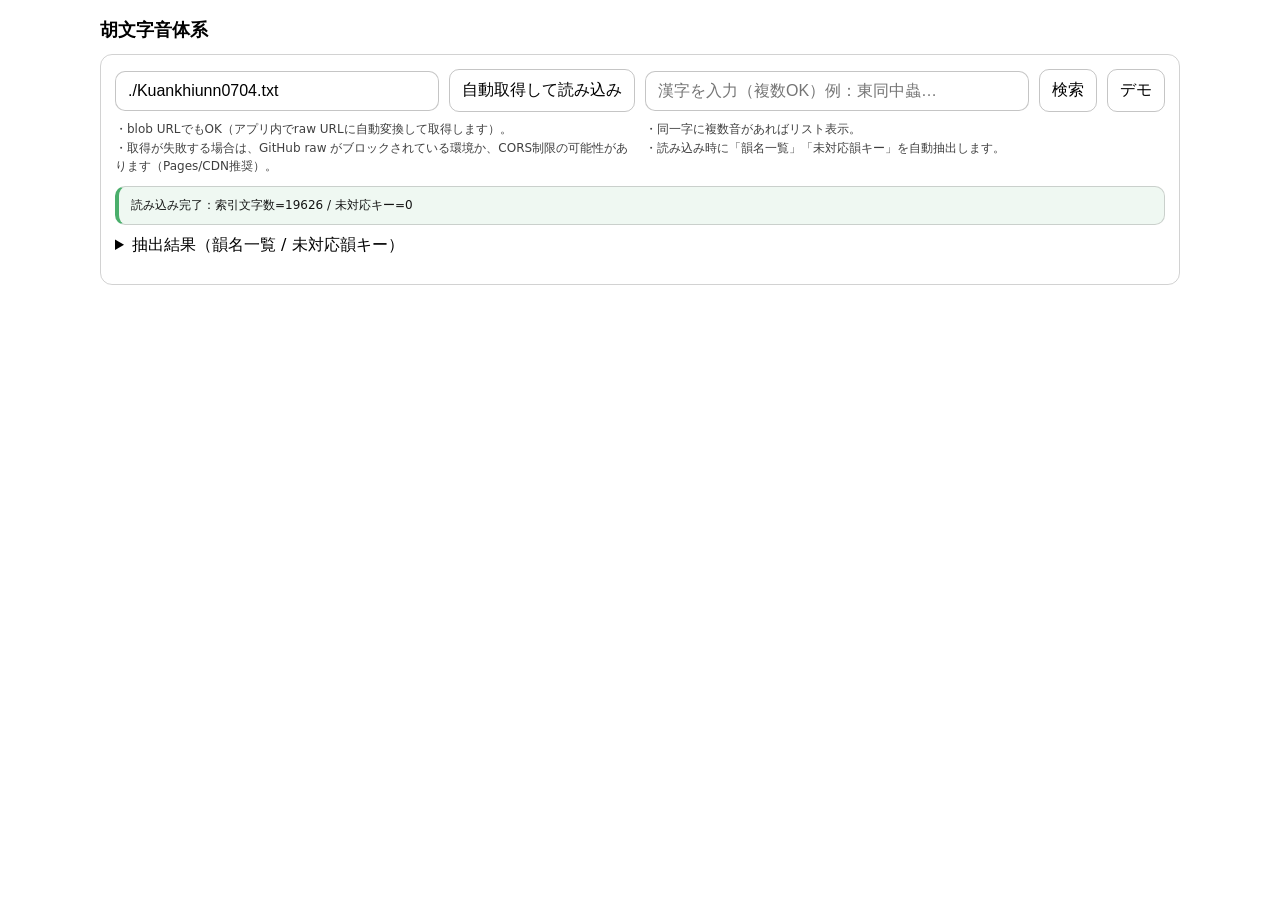
<file: index_fixed_btype_coda.html>
<!doctype html>
<html lang="ja">
<head>
  <meta charset="utf-8" />
  <meta name="viewport" content="width=device-width,initial-scale=1" />
  <title>胡文字音体系</title>
  <style>
    :root { color-scheme: light dark; }
    body { font-family: system-ui,-apple-system,"Segoe UI",Roboto,"Noto Sans JP",sans-serif; margin:0; }
    .wrap { max-width: 1080px; margin: 0 auto; padding: 18px; }
    h1 { font-size: 18px; margin: 0 0 12px; }
    .card { border: 1px solid rgba(127,127,127,.35); border-radius: 12px; padding: 14px; }
    .row { display:flex; gap:10px; flex-wrap:wrap; align-items:center; }
    input[type="text"], input[type="url"]{
      flex:1; min-width: 260px; padding: 10px 12px; border-radius: 10px;
      border: 1px solid rgba(127,127,127,.45); font-size: 16px;
    }
    button{
      touch-action: manipulation;
      -webkit-tap-highlight-color: rgba(0,0,0,0);

      padding: 10px 12px; border-radius: 10px; border: 1px solid rgba(127,127,127,.45);
      background: transparent; cursor:pointer; font-size: 16px;
    }
    button:hover { filter: brightness(1.06); }
    .hint { font-size: 12px; opacity: .75; margin-top: 8px; line-height: 1.55; }
    .status{
      margin-top:10px; font-size:12px; opacity:.92; padding:10px 12px; border-radius:10px;
      border: 1px solid rgba(127,127,127,.35);
    }
    .ok{ border-left:4px solid rgba(40,160,80,.9); background: rgba(40,160,80,.08); }
    .warn{ border-left:4px solid rgba(200,140,0,.9); background: rgba(200,140,0,.08); }
    .bad{ border-left:4px solid rgba(200,80,80,.9); background: rgba(200,80,80,.08); }
    .out{ margin-top:14px; }
    .charBlock{ border-top:1px dashed rgba(127,127,127,.35); padding-top:12px; margin-top:12px; }
    .charTitle{ display:flex; align-items:baseline; gap:10px; }
    .han{ font-size:28px; font-weight:800; }
    .meta{ font-size:12px; opacity:.75; }
    .entry{ padding:10px 12px; border:1px solid rgba(127,127,127,.35); border-radius:12px; margin-top:10px; }
    .entryHeader{ display:flex; gap:10px; flex-wrap:wrap; align-items:baseline; }
    .tag{ font-size:12px; padding:2px 8px; border:1px solid rgba(127,127,127,.35); border-radius:999px; opacity:.85; }
    .mono{ font-family: ui-monospace, SFMono-Regular, Menlo, Consolas, monospace; }
    .reading{ font-size:18px; font-weight:800; }
    .small{ font-size:12px; opacity:.78; margin-top:6px; line-height:1.55; }
    details{ margin-top:10px; }
    summary{ cursor:pointer; }
    .grid2{ display:grid; grid-template-columns: 1fr 1fr; gap:10px; }
    @media (max-width: 760px){ .grid2{ grid-template-columns: 1fr; } }
    textarea{
      width:100%; min-height:140px; border-radius:10px; border:1px solid rgba(127,127,127,.35);
      padding:10px 12px; font-size:12px;
      font-family: ui-monospace, SFMono-Regular, Menlo, Consolas, monospace;
    }
  </style>
</head>
<body>
<div class="wrap">
  <h1>胡文字音体系</h1>

  <div class="card">
    <div class="grid2">
      <div>
        <div class="row">
          <input id="url" type="url"
            value="./Kuankhiunn0704.txt"
            placeholder="Kuankhiunn0704.txt のURL（blobでもOK）" />
          <button id="loadUrlBtn">自動取得して読み込み</button>
        </div>
        <div class="hint">
          ・blob URLでもOK（アプリ内でraw URLに自動変換して取得します）。<br>
          ・取得が失敗する場合は、GitHub raw がブロックされている環境か、CORS制限の可能性があります（Pages/CDN推奨）。
        </div>
      </div>

      <div>
        <div class="row">
          <input id="q" type="text" placeholder="漢字を入力（複数OK）例：東同中蟲…" autocomplete="off" />
          <button id="searchBtn">検索</button>
          <button id="demoBtn">デモ</button>
        </div>
        <div class="hint">
          ・同一字に複数音があればリスト表示。<br>
          ・読み込み時に「韻名一覧」「未対応韻キー」を自動抽出します。
        </div>
      </div>
    </div>

    <div id="status" class="status warn">未読み込み：上のURLから読み込んでください。</div>

    <details>
      <summary>抽出結果（韻名一覧 / 未対応韻キー）</summary>
      <div class="small">
        <div class="mono" style="margin:8px 0 4px">韻名（rimeName）一覧</div>
        <textarea id="rimeNames" readonly></textarea>
        <div class="mono" style="margin:10px 0 4px">未対応の韻キー（RIME_ROMANに無い）</div>
        <textarea id="missingKeys" readonly></textarea>
      </div>
    </details>

    <div id="out" class="out"></div>
  </div>
</div>

<script>
let INDEX = new Map();
let RIME_ROMAN = {};

function setStatus(msg, kind="warn"){
  const el = document.getElementById("status");
  el.className = `status ${kind}`;
  el.textContent = msg;
}
function escapeHtml(s){
  return String(s).replace(/[&<>"']/g, c=>({ "&":"&amp;","<":"&lt;",">":"&gt;",'"':"&quot;","'":"&#39;" }[c]));
}
function normalizeTextUrl(url){
  const m = url.match(/^https:\/\/github\.com\/([^/]+)\/([^/]+)\/blob\/([^/]+)\/(.+)$/);
  if (m){
    const [, user, repo, branch, path] = m;
    return `https://raw.githubusercontent.com/${user}/${repo}/${branch}/${path}`;
  }
  return url;
}

function stripBracketNotes(s){
  return (s||"")
    .replace(/\[[^\]]*\]/g, "")
    .replace(/\{[^}]*\}/g, "")
    .replace(/\([^)]*\)/g, "")
    .replace(/\s+/g, "");
}
function isCjkIdeograph(ch){
  const cp = ch.codePointAt(0);
  return (cp >= 0x3400 && cp <= 0x9FFF) || (cp >= 0x20000 && cp <= 0x2EBEF);
}
function splitIdeographs(s){
  const cleaned = stripBracketNotes(s);
  return Array.from(cleaned).filter(isCjkIdeograph);
}
function parseLine(line){
  if (!line || !line.includes("|")) return null;
  const parts = line.split("|").map(s => (s ?? "").trim());
  for (let i=0;i<parts.length;i++){
    const tok = parts[i];
    if (tok === "開" || tok === "合"){
      const initial = parts[i-1];
      const deng = parts[i+1];
      const rime = parts[i+2];
      const tone = parts[i+3];
      if (["一","二","三","四"].includes(deng) && ["平","上","去","入"].includes(tone) && initial){
        return { fanqie: parts[2]||"", charsRaw: parts[3]||"", initialMu: initial, kaihe: tok, deng, rimeName: rime, tone };
      }
    }
  }
  return null;
}

const INITIAL_ROMAN = {
  "幫":"b","滂":"p","並":"b","明":"m",
  "非":"f","敷":"f","奉":"f","微":"w",
  "端":"d","透":"t","定":"d","泥":"n",
  "知":"zh","徹":"ch","澄":"zh","娘":"nh",
  "精":"z","清":"c","從":"z","心":"s","邪":"x",
  "照":"zh","穿":"ch","牀":"s",
  "莊":"zh","初":"ch","崇":"s",
  "章":"zh","昌":"ch","常":"s",
  "審":"sh","禅":"sh",
  "生":"sh","俟":"sh",
  "書":"sh","船":"sh",
  "見":"g","溪":"k","群":"g","疑":"",
  "影":"'", "曉":"h","匣":"h","云":"",
  "以":"y","喩":"y",
  "來":"l","日":"r",
};
const VOICED_MU = new Set(["並","奉","定","澄","従","邪","牀","禅","群","匣"]);

const MASTER_RIME_ROMAN = {
  "東一":"ung","屋一":"uk","東三":"iung","屋三":"iuk",
  "冬一":"ong","沃":"ok","鍾三":"iong","燭":"iok",
  "江二":"ang","覺":"ak",
  "唐一":"ang","鐸":"ak","唐一合":"wang","鐸合":"wak",
  "陽三":"iang","藥":"iak","陽三合":"yang","藥合":"yak",
  "庚二":"aang","陌二":"aak","庚二合":"waang","陌二合":"waak","庚三":"iaang","陌三":"iaak","庚三合":"uaang","陌三合":"uaak",
  "耕二":"ang","麥":"ak","耕二合":"wang","麥合":"wak",
  "清三":"ing","昔":"ik","清三合":"ing","昔合":"ik",
  "青四":"eng","錫":"ek","青四合":"yeng","錫合":"yek",
  "登一":"ung","德":"uk","登一合":"wung","德合":"wuk",
  "蒸三":"ing","職":"ik","蒸三合":"wing","職合":"ik",
  "眞A三":"in","質A":"it",
  "眞B三":"in","質B":"it",
  "眞B三合":"uin","質B合":"uit",
  "臻三":"ien","櫛":"iet",
  "諄三合":"un","術":"ut",
  "痕一":"on",
  "魂一合":"won","沒":"wot",
  "欣三":"un","迄":"ut",
  "文三合":"un","物":"ut",
  "寒一開":"an","曷":"at",
  "桓一合":"wan","末":"wat",
  "元三":"ian","月":"iat","元三合":"uan","月合":"uat",
  "刪二":"an","黠":"at","刪二合":"wan","黠合":"wat",
  "山二":"aan","鎋":"aat","山二合":"waan","鎋合":"waat",
  "仙A三":"ien","薛A":"iet","仙A三合":"uen","薛A合":"uet",
  "仙B三":"ien","薛B":"iet","仙B三合":"uen","薛B合":"uet",
  "先四":"in","屑":"it","先四合":"uin","屑合":"uit",
  "侵A三":"im","緝A":"ip",
  "侵B三":"im","緝B":"ip",
  "談一":"am","盍":"ap",
  "嚴三":"iem","業":"iep",
  "凡三合":"yom","乏":"yop",
  "銜二":"aam","狎":"aap",
  "咸二":"em","洽":"ep",
  "鹽A三":"im","葉A":"ip",
  "鹽B三":"iem","葉B":"iep",
  "添四":"im","怗":"ip",
  "覃一":"am","合":"ap",
  "歌一":"aa",
  "戈一合":"wa","戈三":"ia","戈三合":"ua",
  "麻二":"a","麻二合":"wa","麻三":"ia",
  "支A三":"i","支A三合":"wi",
  "支B三":"i","支B三合":"wi",
  "脂A三":"i","脂A三合":"wi",
  "脂B三":"i","脂B三合":"wi",
  "之三":"i",
  "微三":"ei","微三合":"wei",
  "魚三":"iu",
  "模一":"uu",
  "虞三合":"u",
  "泰一":"ai","泰一合":"wai",
  "廢三":"iay","廢三合":"yay",
  "夬二":"ai","夬二合":"wai",
  "佳二":"ay","佳二合":"way",
  "皆二":"aay","皆二合":"waay",
  "祭A三":"ie","祭A三合":"ue",
  "祭B三":"ie","祭B三合":"ue",
  "齊四":"ey","齊四合":"wey",
  "咍一":"aay","灰一合":"waay",
  "豪一":"au",
  "肴二":"iau",
  "宵A三":"ieu",
  "宵B三":"iew",
  "蕭四":"iao",
  "尤三":"iou",
  "侯一":"ow",
  "幽三":"iu",
};

const RU_RIME_MAP = {
  "東":"屋","冬":"沃","鍾":"燭","江":"覺","唐":"鐸","陽":"藥",
  "庚":"陌","耕":"麥","清":"昔","青":"錫","登":"德","蒸":"職",
  "眞A":"質A","眞B":"質B","臻":"櫛","諄":"術","魂":"沒","欣":"迄","文":"物",
  "寒":"曷","桓":"末","元":"月","刪":"黠","山":"鎋",
  "仙A":"薛A","仙B":"薛B","先":"屑",
  "侵A":"緝A","侵B":"緝B","談":"盍","嚴":"業","凡":"乏","銜":"狎","咸":"洽","鹽A":"葉A","鹽B":"葉B","添":"怗","覃":"合",
};

function makeRimeKey(rimeName, deng, kaihe, tone){
  let base = rimeName;
  if (tone === "入") base = RU_RIME_MAP[rimeName] || rimeName;
  if (base === "寒" && deng === "一" && kaihe === "開" && tone !== "入") return "寒一開";
  const key = base + deng + (kaihe === "合" ? "合" : "");
  if (MASTER_RIME_ROMAN[key]) return key;
  if (MASTER_RIME_ROMAN[base]) return base;
  const key2 = base + deng;
  if (MASTER_RIME_ROMAN[key2]) return key2;
  return key;
}

function initialGroup(mu){
  const dorsal = new Set(["見","溪","群","疑"]);
  const retroflex = new Set(["知","徹","澄","娘"]);
  const dental = new Set(["精","清","從","心","邪","照","穿","牀","莊","初","崇","章","昌","常","審","禅","生","俟","書","船"]);
  if (dorsal.has(mu)) return "dorsal";
  if (retroflex.has(mu)) return "coronal";
  if (dental.has(mu)) return "coronal";
  const labial = new Set(["幫","滂","並","明","非","敷","奉","微"]);
  if (labial.has(mu)) return "labial";
  return "other";
}

function extractNucleus(r){
  // Detect the syllable nucleus (main vowel) position.
  // Rule of thumb:
  // - 'w' is always a glide, never a nucleus.
  // - 'i'/'u'/'y' are glides when they precede another vowel; otherwise they can be nuclei.
  // - 'aa' is treated as a long vowel nucleus.
  const isVowel = (c)=>["a","e","i","o","u","y"].includes(c);
  for (let j=0; j<r.length; j++){
    if (r.slice(j,j+2) === "aa") return { nucleus:"aa", start:j, len:2 };

    const c = r[j];

    if (c === "w") continue; // glide only

    if (c === "a" || c === "e" || c === "o") return { nucleus:c, start:j, len:1 };

    if (c === "i" || c === "u" || c === "y"){
      const nxt = r[j+1];
      if (nxt && isVowel(nxt)) continue; // glide
      return { nucleus:c, start:j, len:1 }; // nucleus
    }
  }
  // Fallback (should not happen)
  return { nucleus: r[0] || "", start: 0, len: 1 };
}


function hasPalatalGlide(r){
  const nuc = extractNucleus(r);
  return (r.startsWith("i") || r.startsWith("y")) && nuc.start > 0;
}
function dropLeadingPalatalGlide(r){
  if (r.startsWith("i") || r.startsWith("y")) return r.slice(1);
  return r;
}
function isOpenSyllable(r){ return /[aeiouy]$/.test(r); }
function applyBTypeCodaMutation(r, group){
  // In B-type (乙類), we distinguish 3/4 divisions WITHOUT inserting medial -i-.
  // Instead, mutate the CODA based on the original coda category, regardless of the initial.
  // m -> mh, p -> v, n -> nn, t -> ts, ng -> nh, k -> ch, open syllable -> +h
  const ends = (suf) => r.endsWith(suf);

  // Order matters (ng before others)
  if (ends("ng")) return r.slice(0,-2) + "nh";
  if (ends("k"))  return r.slice(0,-1) + "ch";
  if (ends("m"))  return r.slice(0,-1) + "mh";
  if (ends("p"))  return r.slice(0,-1) + "v";
  if (ends("n"))  return r.slice(0,-1) + "nn";
  if (ends("t"))  return r.slice(0,-1) + "ts";

  if (isOpenSyllable(r)) return r + "h";
  return r;
}

function yinToYang(n){
  if (n==="aa") return "ae";
  if (n==="a") return "ae";
  if (n==="e") return "eo";
  if (n==="i") return "y";
  if (n==="o") return "oe";
  if (n==="u") return "ue";
  return n;
}
function replaceAt(str, start, len, repl){
  return str.slice(0,start)+repl+str.slice(start+len);
}
const COMB_ACUTE="\u0301", COMB_GRAVE="\u0300";
function addToneMarkToNucleus(syl, nucleusStart, tone){
  if (tone!=="上" && tone!=="去") return syl;
  const mark = (tone==="上") ? COMB_ACUTE : COMB_GRAVE;
  const ch = syl[nucleusStart];
  return (syl.slice(0,nucleusStart)+ch+mark+syl.slice(nucleusStart+1)).normalize("NFC");
}

function postProcess(initialRoman, rimeRoman){
  const nuc = extractNucleus(rimeRoman);
  const hasIGlide = rimeRoman.startsWith("i") && nuc.start > 0;
  const hasYGlide = rimeRoman.startsWith("y") && nuc.start > 0;

  // i- -> y- when no initial consonant (only glide i-)
  if (!initialRoman && hasIGlide) rimeRoman = "y" + rimeRoman.slice(1);

  // NEW: delete glide y- after initial x (keep nucleus y)
  if (initialRoman === "x" && hasYGlide) {
    rimeRoman = rimeRoman.slice(1);
  }

  // NEW: delete glide i- after initial zh/ch/sh (keep nucleus i)
  if (["zh","ch","sh"].includes(initialRoman) && hasIGlide) {
    rimeRoman = rimeRoman.slice(1);
  }

  // delete w-, y- after bilabials (y only if glide)
  if (["b","p","m"].includes(initialRoman)) {
    if (rimeRoman.startsWith("w")) rimeRoman = rimeRoman.slice(1);
    if (hasYGlide) rimeRoman = rimeRoman.slice(1);
  }

  // delete glide y- after initial w / f (wy- / fy-)
  if ((initialRoman === "w" || initialRoman === "f") && hasYGlide) {
    rimeRoman = rimeRoman.slice(1);
  }

  // delete glide u- after initial w (e.g. wuán -> wán), only when u is a glide (not nucleus)
  if (initialRoman === "w" && rimeRoman.startsWith("u")) {
    const nucU = extractNucleus(rimeRoman);
    const hasUGlide = nucU.start > 0;
    if (hasUGlide) rimeRoman = rimeRoman.slice(1);
  }

  // delete glide i- after initial y (e.g. yiok -> yok), only when i is a glide (not nucleus)
  if (initialRoman === "y" && rimeRoman.startsWith("i")) {
    const nucI = extractNucleus(rimeRoman);
    const hasIGlide2 = nucI.start > 0;
    if (hasIGlide2) rimeRoman = rimeRoman.slice(1);
  }

  // w deletion when /l_V/ where V is a back vowel (eg lwon -> lon)
  if (initialRoman === "l" && rimeRoman.startsWith("w")) {
    const tmp = rimeRoman.slice(1);
    const nuc2 = extractNucleus(tmp).nucleus;
    if (["a","aa","o","u","oe","ue"].includes(nuc2)) rimeRoman = tmp;
  }

  return rimeRoman;
}

function convertOne(mc){
  const mu = (mc.initialMu || "").trim();
  const tone = (mc.tone || "").trim();
  const rimeKey = (mc.rimeKey || "").trim();

  let initialRoman = (INITIAL_ROMAN[mu]!==undefined)? INITIAL_ROMAN[mu] : "";
  let shiftedLabial = false;

  if ((mc.kaihe || "").trim() === "合") {
    if (mu === "幫" || mu === "滂" || mu === "並") { initialRoman = "f"; shiftedLabial = true; }
    if (mu === "明") { initialRoman = "w"; shiftedLabial = true; }
  }

  let rimeRoman = RIME_ROMAN[rimeKey];
  if (typeof rimeRoman !== "string" || rimeRoman.length === 0) return { ok:false, error:`韻キー未対応：${rimeKey}` };

  if (shiftedLabial && rimeRoman.startsWith("w")) rimeRoman = rimeRoman.slice(1);

  const grp = initialGroup(mu);
  let isB = false;

  if ((grp==="dorsal" || grp==="coronal") && hasPalatalGlide(rimeRoman)) {
    isB = true;
    rimeRoman = dropLeadingPalatalGlide(rimeRoman);
    rimeRoman = applyBTypeCodaMutation(rimeRoman, grp);
  }

  rimeRoman = postProcess(initialRoman, rimeRoman);

  // NEW: If initial is y and the following medial is w-, rewrite "yw" -> "ue"
  // (e.g., y + wi -> uei). Only applies when w is a glide (not nucleus).
  if (initialRoman === "y" && rimeRoman.startsWith("w")) {
    const nucW = extractNucleus(rimeRoman);
    const hasWGlide = nucW.start > 0;
    if (hasWGlide) {
      initialRoman = "ue";
      rimeRoman = rimeRoman.slice(1);
    }
  }

  const voiced = VOICED_MU.has(mu);
  if (voiced){
    const nuc3 = extractNucleus(rimeRoman);
    rimeRoman = replaceAt(rimeRoman, nuc3.start, nuc3.len, yinToYang(nuc3.nucleus));
  }

  const nuc2 = extractNucleus(rimeRoman);
  const base = initialRoman + rimeRoman;
  const nucleusStart = initialRoman.length + nuc2.start;
  const withTone = addToneMarkToNucleus(base, nucleusStart, tone);

  return { ok:true, reading: withTone, debug:{ initialRoman, rimeRoman, voiced, isB, grp } };
}

function loadFromText(text){
  const lines = text.split(/\r?\n/);
  const idx = new Map();
  const rimeNameSet = new Set();
  const keySet = new Set();
  const missing = new Set();

  for (const line of lines){
    const p = parseLine(line);
    if (!p) continue;
    const chars = splitIdeographs(p.charsRaw);
    if (chars.length === 0) continue;

    rimeNameSet.add(p.rimeName);

    const xiaoyun = `${p.fanqie}${chars[0] ? "（"+chars[0]+"）" : ""}`;
    const rimeKey = makeRimeKey(p.rimeName, p.deng, p.kaihe, p.tone);
    keySet.add(rimeKey);

    const mc = { initialMu: p.initialMu, kaihe:p.kaihe, deng:p.deng, rimeName:p.rimeName, tone:p.tone, rimeKey };

    for (const ch of chars){
      const entry = { char: ch, xiaoyun, mc };
      if (!idx.has(ch)) idx.set(ch, []);
      idx.get(ch).push(entry);
    }
  }

  const r = {};
  for (const k of keySet){
    if (MASTER_RIME_ROMAN[k]) r[k] = MASTER_RIME_ROMAN[k];
    else missing.add(k);
  }
  RIME_ROMAN = r;
  INDEX = idx;

  document.getElementById("rimeNames").value = Array.from(rimeNameSet).sort().join("\n");
  document.getElementById("missingKeys").value = Array.from(missing).sort().join("\n");

  setStatus(`読み込み完了：索引文字数=${INDEX.size} / 未対応キー=${missing.size}`, missing.size ? "warn" : "ok");
}

function render(){
  const out = document.getElementById("out");
  out.innerHTML = "";
  if (!INDEX || INDEX.size === 0){
    out.innerHTML = `<div class="status warn">DBが未読み込みです。</div>`;
    return;
  }
  const input = document.getElementById("q").value.trim();
  if (!input) return;

  const chars = Array.from(input).filter(isCjkIdeograph);
  if (chars.length === 0) return;

  for (const ch of chars){
    const hits = INDEX.get(ch) || [];
    const block = document.createElement("div");
    block.className = "charBlock";

    const title = document.createElement("div");
    title.className = "charTitle";
    title.innerHTML = `<div class="han">${escapeHtml(ch)}</div><div class="meta">一致件数：${hits.length}</div>`;
    block.appendChild(title);

    if (!hits.length){
      const w = document.createElement("div");
      w.className = "status warn";
      w.textContent = "該当なし";
      block.appendChild(w);
      out.appendChild(block);
      continue;
    }

    hits.forEach((e, i) => {
      const conv = convertOne(e.mc);
      const div = document.createElement("div");
      div.className = "entry";
      div.innerHTML = `
        <div class="entryHeader">
          <span class="tag">#${i+1}</span>
          <span class="tag">小韻：${escapeHtml(e.xiaoyun)}</span>
          <span class="tag">中古：${escapeHtml(e.mc.initialMu)} + ${escapeHtml(e.mc.rimeKey)}（${escapeHtml(e.mc.tone)}）</span>
        </div>
        <div class="reading mono">${escapeHtml(conv.ok ? conv.reading : "（変換エラー）")}</div>
        <div class="small mono">${escapeHtml(conv.ok ? `init=${conv.debug.initialRoman||"∅"} / rime=${conv.debug.rimeRoman} / 乙類=${conv.debug.isB}` : conv.error)}</div>
      `;
      block.appendChild(div);
    });

    out.appendChild(block);
  }
}

function bindTap(el, fn){
  // Robust tap handler for mobile/webviews. Prevents double-trigger.
  let locked = false;
  const run = async (e) => {
    if (locked) return;
    locked = true;
    try { await fn(e); } finally { setTimeout(()=>{ locked=false; }, 350); }
  };
  el.addEventListener("click", run);
  el.addEventListener("pointerup", run);
  el.addEventListener("touchend", (e)=>{ e.preventDefault(); run(e); }, { passive:false });
}

async function loadKuankhiunnFromInputUrl(){
  const url0 = document.getElementById("url").value.trim();
  if (!url0) return setStatus("URLが空です。", "bad");

  const url = normalizeTextUrl(url0);

  try{
    setStatus(`取得中… ${url}`, "warn");
    const res = await fetch(url, { cache:"no-store" });
    if (!res.ok) throw new Error(`HTTP ${res.status} ${res.statusText}`);
    const text = await res.text();
    loadFromText(text);
    render();
  }catch(e){
    setStatus(`取得失敗：${String(e)}`, "bad");
  }
}

// ---- bindings ----
const loadBtn = document.getElementById("loadUrlBtn");
bindTap(loadBtn, loadKuankhiunnFromInputUrl);

document.getElementById("searchBtn").addEventListener("click", render);
document.getElementById("q").addEventListener("keydown", e=>{ if (e.key==="Enter") render(); });
document.getElementById("demoBtn").addEventListener("click", ()=>{
  document.getElementById("q").value = "四申請網";
  render();
});

// Auto-load on open (GitHub Pagesで ./Kuankhiunn0704.txt を読む想定)
window.addEventListener("DOMContentLoaded", () => {
  if (document.getElementById("url").value.trim()) {
    loadKuankhiunnFromInputUrl();
  }
});
</script>
</body>
</html>
</file>
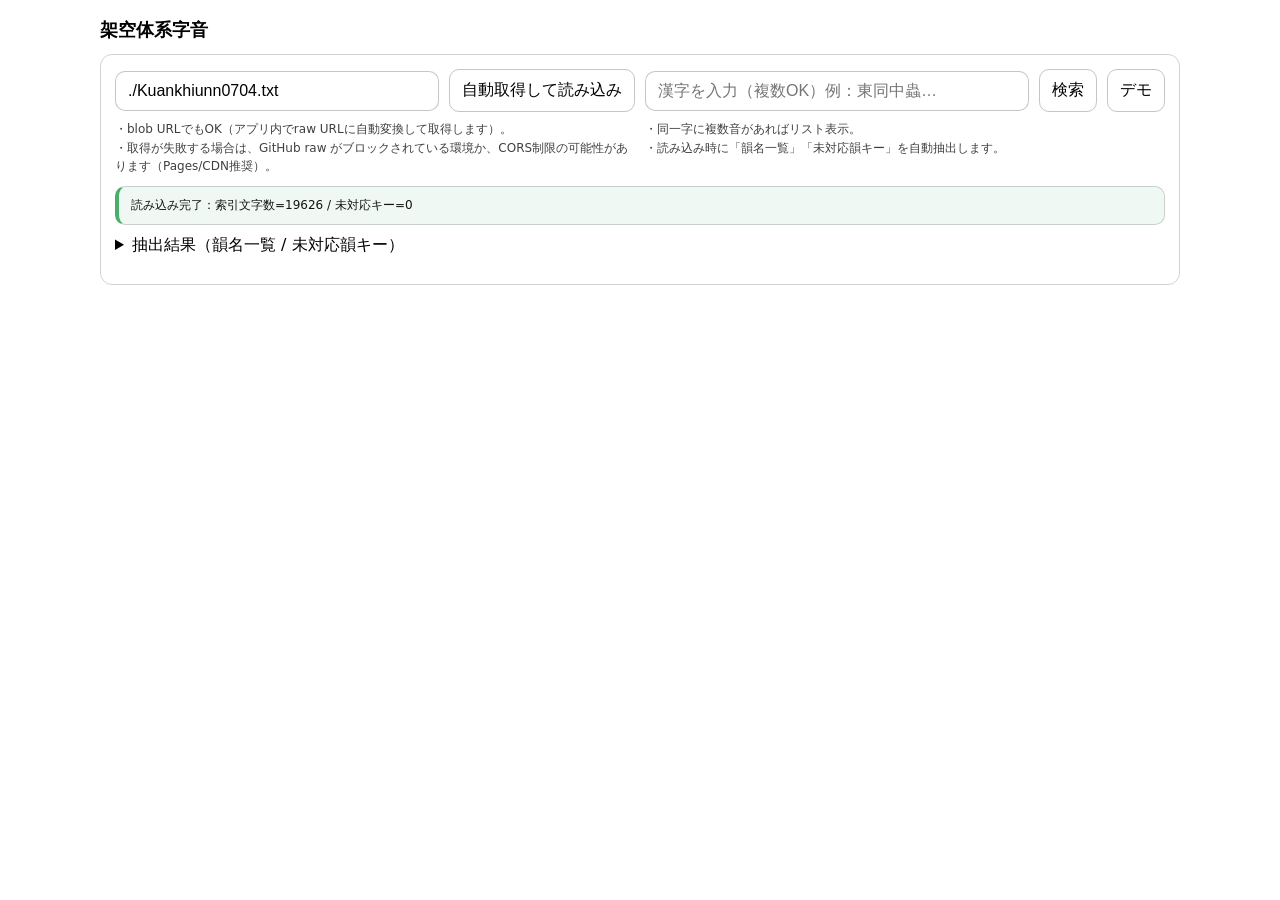
<file: index_patched.html>
<!doctype html>
<html lang="ja">
<head>
  <meta charset="utf-8" />
  <meta name="viewport" content="width=device-width,initial-scale=1" />
  <title>架空体系字音</title>
  <style>
    :root { color-scheme: light dark; }
    body { font-family: system-ui,-apple-system,"Segoe UI",Roboto,"Noto Sans JP",sans-serif; margin:0; }
    .wrap { max-width: 1080px; margin: 0 auto; padding: 18px; }
    h1 { font-size: 18px; margin: 0 0 12px; }
    .card { border: 1px solid rgba(127,127,127,.35); border-radius: 12px; padding: 14px; }
    .row { display:flex; gap:10px; flex-wrap:wrap; align-items:center; }
    input[type="text"], input[type="url"]{
      flex:1; min-width: 260px; padding: 10px 12px; border-radius: 10px;
      border: 1px solid rgba(127,127,127,.45); font-size: 16px;
    }
    button{
      touch-action: manipulation;
      -webkit-tap-highlight-color: rgba(0,0,0,0);

      padding: 10px 12px; border-radius: 10px; border: 1px solid rgba(127,127,127,.45);
      background: transparent; cursor:pointer; font-size: 16px;
    }
    button:hover { filter: brightness(1.06); }
    .hint { font-size: 12px; opacity: .75; margin-top: 8px; line-height: 1.55; }
    .status{
      margin-top:10px; font-size:12px; opacity:.92; padding:10px 12px; border-radius:10px;
      border: 1px solid rgba(127,127,127,.35);
    }
    .ok{ border-left:4px solid rgba(40,160,80,.9); background: rgba(40,160,80,.08); }
    .warn{ border-left:4px solid rgba(200,140,0,.9); background: rgba(200,140,0,.08); }
    .bad{ border-left:4px solid rgba(200,80,80,.9); background: rgba(200,80,80,.08); }
    .out{ margin-top:14px; }
    .charBlock{ border-top:1px dashed rgba(127,127,127,.35); padding-top:12px; margin-top:12px; }
    .charTitle{ display:flex; align-items:baseline; gap:10px; }
    .han{ font-size:28px; font-weight:800; }
    .meta{ font-size:12px; opacity:.75; }
    .entry{ padding:10px 12px; border:1px solid rgba(127,127,127,.35); border-radius:12px; margin-top:10px; }
    .entryHeader{ display:flex; gap:10px; flex-wrap:wrap; align-items:baseline; }
    .tag{ font-size:12px; padding:2px 8px; border:1px solid rgba(127,127,127,.35); border-radius:999px; opacity:.85; }
    .mono{ font-family: ui-monospace, SFMono-Regular, Menlo, Consolas, monospace; }
    .reading{ font-size:18px; font-weight:800; }
    .small{ font-size:12px; opacity:.78; margin-top:6px; line-height:1.55; }
    details{ margin-top:10px; }
    summary{ cursor:pointer; }
    .grid2{ display:grid; grid-template-columns: 1fr 1fr; gap:10px; }
    @media (max-width: 760px){ .grid2{ grid-template-columns: 1fr; } }
    textarea{
      width:100%; min-height:140px; border-radius:10px; border:1px solid rgba(127,127,127,.35);
      padding:10px 12px; font-size:12px;
      font-family: ui-monospace, SFMono-Regular, Menlo, Consolas, monospace;
    }
  </style>
</head>
<body>
<div class="wrap">
  <h1>架空体系字音</h1>

  <div class="card">
    <div class="grid2">
      <div>
        <div class="row">
          <input id="url" type="url"
            value="./Kuankhiunn0704.txt"
            placeholder="Kuankhiunn0704.txt のURL（blobでもOK）" />
          <button id="loadUrlBtn">自動取得して読み込み</button>
        </div>
        <div class="hint">
          ・blob URLでもOK（アプリ内でraw URLに自動変換して取得します）。<br>
          ・取得が失敗する場合は、GitHub raw がブロックされている環境か、CORS制限の可能性があります（Pages/CDN推奨）。
        </div>
      </div>

      <div>
        <div class="row">
          <input id="q" type="text" placeholder="漢字を入力（複数OK）例：東同中蟲…" autocomplete="off" />
          <button id="searchBtn">検索</button>
          <button id="demoBtn">デモ</button>
        </div>
        <div class="hint">
          ・同一字に複数音があればリスト表示。<br>
          ・読み込み時に「韻名一覧」「未対応韻キー」を自動抽出します。
        </div>
      </div>
    </div>

    <div id="status" class="status warn">未読み込み：上のURLから読み込んでください。</div>

    <details>
      <summary>抽出結果（韻名一覧 / 未対応韻キー）</summary>
      <div class="small">
        <div class="mono" style="margin:8px 0 4px">韻名（rimeName）一覧</div>
        <textarea id="rimeNames" readonly></textarea>
        <div class="mono" style="margin:10px 0 4px">未対応の韻キー（RIME_ROMANに無い）</div>
        <textarea id="missingKeys" readonly></textarea>
      </div>
    </details>

    <div id="out" class="out"></div>
  </div>
</div>

<script>
let INDEX = new Map();
let RIME_ROMAN = {};

function setStatus(msg, kind="warn"){
  const el = document.getElementById("status");
  el.className = `status ${kind}`;
  el.textContent = msg;
}
function escapeHtml(s){
  return String(s).replace(/[&<>"']/g, c=>({ "&":"&amp;","<":"&lt;",">":"&gt;",'"':"&quot;","'":"&#39;" }[c]));
}
function normalizeTextUrl(url){
  const m = url.match(/^https:\/\/github\.com\/([^/]+)\/([^/]+)\/blob\/([^/]+)\/(.+)$/);
  if (m){
    const [, user, repo, branch, path] = m;
    return `https://raw.githubusercontent.com/${user}/${repo}/${branch}/${path}`;
  }
  return url;
}

function stripBracketNotes(s){
  return (s||"")
    .replace(/\[[^\]]*\]/g, "")
    .replace(/\{[^}]*\}/g, "")
    .replace(/\([^)]*\)/g, "")
    .replace(/\s+/g, "");
}
function isCjkIdeograph(ch){
  const cp = ch.codePointAt(0);
  return (cp >= 0x3400 && cp <= 0x9FFF) || (cp >= 0x20000 && cp <= 0x2EBEF);
}
function splitIdeographs(s){
  const cleaned = stripBracketNotes(s);
  return Array.from(cleaned).filter(isCjkIdeograph);
}
function parseLine(line){
  if (!line || !line.includes("|")) return null;
  const parts = line.split("|").map(s => (s ?? "").trim());
  for (let i=0;i<parts.length;i++){
    const tok = parts[i];
    if (tok === "開" || tok === "合"){
      const initial = parts[i-1];
      const deng = parts[i+1];
      const rime = parts[i+2];
      const tone = parts[i+3];
      if (["一","二","三","四"].includes(deng) && ["平","上","去","入"].includes(tone) && initial){
        return { fanqie: parts[2]||"", charsRaw: parts[3]||"", initialMu: initial, kaihe: tok, deng, rimeName: rime, tone };
      }
    }
  }
  return null;
}

const INITIAL_ROMAN = {
  "幫":"b","滂":"p","並":"b","明":"m",
  "非":"f","敷":"f","奉":"f","微":"w",
  "端":"d","透":"t","定":"d","泥":"n",
  "知":"zh","徹":"ch","澄":"zh","娘":"nh",
  "精":"z","清":"c","從":"z","心":"s","邪":"x",
  "照":"zh","穿":"ch","牀":"s",
  "莊":"zh","初":"ch","崇":"s",
  "章":"zh","昌":"ch","常":"s",
  "審":"sh","禅":"sh",
  "生":"sh","俟":"sh",
  "書":"sh","船":"sh",
  "見":"g","溪":"k","群":"g","疑":"",
  "影":"'", "曉":"h","匣":"h","云":"",
  "以":"y","喩":"y",
  "來":"l","日":"r",
};
const VOICED_MU = new Set(["並","奉","定","澄","従","邪","牀","禅","群","匣"]);

const MASTER_RIME_ROMAN = {
  "東一":"ung","屋一":"uk","東三":"iung","屋三":"iuk",
  "冬一":"ong","沃":"ok","鍾三":"iong","燭":"iok",
  "江二":"ang","覺":"ak",
  "唐一":"ang","鐸":"ak","唐一合":"wang","鐸合":"wak",
  "陽三":"iang","藥":"iak","陽三合":"yang","藥合":"yak",
  "庚二":"aang","陌二":"aak","庚二合":"waang","陌二合":"waak","庚三":"iaang","陌三":"iaak","庚三合":"uaang","陌三合":"uaak",
  "耕二":"ang","麥":"ak","耕二合":"wang","麥合":"wak",
  "清三":"ing","昔":"ik","清三合":"ing","昔合":"ik",
  "青四":"eng","錫":"ek","青四合":"yeng","錫合":"yek",
  "登一":"ung","德":"uk","登一合":"wung","德合":"wuk",
  "蒸三":"ing","職":"ik","蒸三合":"wing","職合":"ik",
  "眞A三":"in","質A":"it",
  "眞B三":"in","質B":"it",
  "眞B三合":"uin","質B合":"uit",
  "臻三":"ien","櫛":"iet",
  "諄三合":"un","術":"ut",
  "痕一":"on",
  "魂一合":"won","沒":"wot",
  "欣三":"un","迄":"ut",
  "文三合":"un","物":"ut",
  "寒一開":"an","曷":"at",
  "桓一合":"wan","末":"wat",
  "元三":"ian","月":"iat","元三合":"uan","月合":"uat",
  "刪二":"an","黠":"at","刪二合":"wan","黠合":"wat",
  "山二":"aan","鎋":"aat","山二合":"waan","鎋合":"waat",
  "仙A三":"ien","薛A":"iet","仙A三合":"uen","薛A合":"uet",
  "仙B三":"ien","薛B":"iet","仙B三合":"uen","薛B合":"uet",
  "先四":"in","屑":"it","先四合":"uin","屑合":"uit",
  "侵A三":"im","緝A":"ip",
  "侵B三":"im","緝B":"ip",
  "談一":"am","盍":"ap",
  "嚴三":"iem","業":"iep",
  "凡三合":"yom","乏":"yop",
  "銜二":"aam","狎":"aap",
  "咸二":"em","洽":"ep",
  "鹽A三":"im","葉A":"ip",
  "鹽B三":"iem","葉B":"iep",
  "添四":"im","怗":"ip",
  "覃一":"am","合":"ap",
  "歌一":"aa",
  "戈一合":"wa","戈三":"ia","戈三合":"ua",
  "麻二":"a","麻二合":"wa","麻三":"ia",
  "支A三":"i","支A三合":"wi",
  "支B三":"i","支B三合":"wi",
  "脂A三":"i","脂A三合":"wi",
  "脂B三":"i","脂B三合":"wi",
  "之三":"i",
  "微三":"ei","微三合":"wei",
  "魚三":"iu",
  "模一":"uu",
  "虞三合":"u",
  "泰一":"ai","泰一合":"wai",
  "廢三":"iay","廢三合":"yay",
  "夬二":"ai","夬二合":"wai",
  "佳二":"ay","佳二合":"way",
  "皆二":"aay","皆二合":"waay",
  "祭A三":"ie","祭A三合":"ue",
  "祭B三":"ie","祭B三合":"ue",
  "齊四":"ey","齊四合":"wey",
  "咍一":"aay","灰一合":"waay",
  "豪一":"au",
  "肴二":"iau",
  "宵A三":"ieu",
  "宵B三":"iew",
  "蕭四":"iao",
  "尤三":"iou",
  "侯一":"ow",
  "幽三":"iu",
};

const RU_RIME_MAP = {
  "東":"屋","冬":"沃","鍾":"燭","江":"覺","唐":"鐸","陽":"藥",
  "庚":"陌","耕":"麥","清":"昔","青":"錫","登":"德","蒸":"職",
  "眞A":"質A","眞B":"質B","臻":"櫛","諄":"術","魂":"沒","欣":"迄","文":"物",
  "寒":"曷","桓":"末","元":"月","刪":"黠","山":"鎋",
  "仙A":"薛A","仙B":"薛B","先":"屑",
  "侵A":"緝A","侵B":"緝B","談":"盍","嚴":"業","凡":"乏","銜":"狎","咸":"洽","鹽A":"葉A","鹽B":"葉B","添":"怗","覃":"合",
};

function makeRimeKey(rimeName, deng, kaihe, tone){
  let base = rimeName;
  if (tone === "入") base = RU_RIME_MAP[rimeName] || rimeName;
  if (base === "寒" && deng === "一" && kaihe === "開" && tone !== "入") return "寒一開";
  const key = base + deng + (kaihe === "合" ? "合" : "");
  if (MASTER_RIME_ROMAN[key]) return key;
  if (MASTER_RIME_ROMAN[base]) return base;
  const key2 = base + deng;
  if (MASTER_RIME_ROMAN[key2]) return key2;
  return key;
}

function initialGroup(mu){
  const dorsal = new Set(["見","溪","群","疑"]);
  const retroflex = new Set(["知","徹","澄","娘"]);
  const dental = new Set(["精","清","從","心","邪","照","穿","牀","莊","初","崇","章","昌","常","審","禅","生","俟","書","船"]);
  if (dorsal.has(mu)) return "dorsal";
  if (retroflex.has(mu)) return "coronal";
  if (dental.has(mu)) return "coronal";
  const labial = new Set(["幫","滂","並","明","非","敷","奉","微"]);
  if (labial.has(mu)) return "labial";
  return "other";
}

function extractNucleus(r){
  if (r === "iu" || r === "uu") return { nucleus: r[0], start: 0, len: 1 };
  const vowels = new Set(["a","e","i","o","u","y"]);
  let i = 0;
  while (i < r.length && ["i","u","w","y"].includes(r[i])) {
    const nxt = r[i+1];
    if (nxt && vowels.has(nxt)) { i++; continue; }
    break;
  }
  if (i >= r.length) return { nucleus: r[0] || "", start: 0, len: 1 };
  if (r.slice(i,i+2) === "aa") return { nucleus:"aa", start:i, len:2 };
  return { nucleus:r[i], start:i, len:1 };
}

function hasPalatalGlide(r){
  const nuc = extractNucleus(r);
  return (r.startsWith("i") || r.startsWith("y")) && nuc.start > 0;
}
function dropLeadingPalatalGlide(r){
  if (r.startsWith("i") || r.startsWith("y")) return r.slice(1);
  return r;
}
function isOpenSyllable(r){ return /[aeiouy]$/.test(r); }
function applyBTypeCodaMutation(r, group){
  const ends = suf => r.endsWith(suf);
  if (group === "dorsal"){
    if (ends("ng")) return r.slice(0,-2) + "nh";
    if (ends("k"))  return r.slice(0,-1) + "ch";
    if (isOpenSyllable(r)) return r + "h";
    return r;
  }
  if (group === "coronal"){
    if (ends("n")) return r.slice(0,-1) + "nn";
    if (ends("t")) return r.slice(0,-1) + "ts";
    if (isOpenSyllable(r)) return r + "h";
    return r;
  }
  if (group === "labial"){
    if (ends("m")) return r.slice(0,-1) + "mh";
    if (ends("p")) return r.slice(0,-1) + "v";
    if (isOpenSyllable(r)) return r + "h";
    return r;
  }
  return r;
}

function yinToYang(n){
  if (n==="aa") return "ae";
  if (n==="a") return "ae";
  if (n==="e") return "eo";
  if (n==="i") return "y";
  if (n==="o") return "oe";
  if (n==="u") return "ue";
  return n;
}
function replaceAt(str, start, len, repl){
  return str.slice(0,start)+repl+str.slice(start+len);
}
const COMB_ACUTE="\u0301", COMB_GRAVE="\u0300";
function addToneMarkToNucleus(syl, nucleusStart, tone){
  if (tone!=="上" && tone!=="去") return syl;
  const mark = (tone==="上") ? COMB_ACUTE : COMB_GRAVE;
  const ch = syl[nucleusStart];
  return (syl.slice(0,nucleusStart)+ch+mark+syl.slice(nucleusStart+1)).normalize("NFC");
}

function postProcess(initialRoman, rimeRoman){
  const nuc = extractNucleus(rimeRoman);
  const hasIGlide = rimeRoman.startsWith("i") && nuc.start > 0;
  const hasYGlide = rimeRoman.startsWith("y") && nuc.start > 0;

  if (!initialRoman && hasIGlide) rimeRoman = "y" + rimeRoman.slice(1);
  if (["j","zh","ch","sh","x"].includes(initialRoman) && hasIGlide) rimeRoman = rimeRoman.slice(1);

  // delete leading y- when init=x and y is glide (not nucleus)
  if (initialRoman === "x" && hasYGlide) {
    rimeRoman = rimeRoman.slice(1);
  }

  if (["b","p","m"].includes(initialRoman)) {
    if (rimeRoman.startsWith("w")) rimeRoman = rimeRoman.slice(1);
    if (hasYGlide) rimeRoman = rimeRoman.slice(1);
  }

  if ((initialRoman === "w" || initialRoman === "f") && hasYGlide) {
    rimeRoman = rimeRoman.slice(1);
  }

  // delete glide u- after initial w (only when u is glide, not nucleus)
  if (initialRoman === "w" && rimeRoman.startsWith("u")) {
    const nucU = extractNucleus(rimeRoman);
    const hasUGlide = nucU.start > 0;
    if (hasUGlide) rimeRoman = rimeRoman.slice(1);
  }

  // delete glide i- after initial y (only when i is glide, not nucleus)
  if (initialRoman === "y" && rimeRoman.startsWith("i")) {
    const nucI = extractNucleus(rimeRoman);
    const hasIGlide2 = nucI.start > 0;
    if (hasIGlide2) rimeRoman = rimeRoman.slice(1);
  }

  if (initialRoman === "l" && rimeRoman.startsWith("w")) {
    const tmp = rimeRoman.slice(1);
    const nuc2 = extractNucleus(tmp).nucleus;
    if (["a","aa","o","u","oe","ue"].includes(nuc2)) rimeRoman = tmp;
  }

  return rimeRoman;
}

function convertOne(mc){
  const mu = (mc.initialMu || "").trim();
  const tone = (mc.tone || "").trim();
  const rimeKey = (mc.rimeKey || "").trim();

  let initialRoman = (INITIAL_ROMAN[mu]!==undefined)? INITIAL_ROMAN[mu] : "";
  let shiftedLabial = false;

  if ((mc.kaihe || "").trim() === "合") {
    if (mu === "幫" || mu === "滂" || mu === "並") { initialRoman = "f"; shiftedLabial = true; }
    if (mu === "明") { initialRoman = "w"; shiftedLabial = true; }
  }

  let rimeRoman = RIME_ROMAN[rimeKey];
  if (typeof rimeRoman !== "string" || rimeRoman.length === 0) return { ok:false, error:`韻キー未対応：${rimeKey}` };

  if (shiftedLabial && rimeRoman.startsWith("w")) rimeRoman = rimeRoman.slice(1);

  const grp = initialGroup(mu);
  let isB = false;

  if ((grp==="dorsal" || grp==="coronal") && hasPalatalGlide(rimeRoman)) {
    isB = true;
    rimeRoman = dropLeadingPalatalGlide(rimeRoman);
    rimeRoman = applyBTypeCodaMutation(rimeRoman, grp);
  }

  rimeRoman = postProcess(initialRoman, rimeRoman);

  const voiced = VOICED_MU.has(mu);
  if (voiced){
    const nuc3 = extractNucleus(rimeRoman);
    rimeRoman = replaceAt(rimeRoman, nuc3.start, nuc3.len, yinToYang(nuc3.nucleus));
  }

  const nuc2 = extractNucleus(rimeRoman);
  const base = initialRoman + rimeRoman;
  const nucleusStart = initialRoman.length + nuc2.start;
  const withTone = addToneMarkToNucleus(base, nucleusStart, tone);

  return { ok:true, reading: withTone, debug:{ initialRoman, rimeRoman, voiced, isB, grp } };
}

function loadFromText(text){
  const lines = text.split(/\r?\n/);
  const idx = new Map();
  const rimeNameSet = new Set();
  const keySet = new Set();
  const missing = new Set();

  for (const line of lines){
    const p = parseLine(line);
    if (!p) continue;
    const chars = splitIdeographs(p.charsRaw);
    if (chars.length === 0) continue;

    rimeNameSet.add(p.rimeName);

    const xiaoyun = `${p.fanqie}${chars[0] ? "（"+chars[0]+"）" : ""}`;
    const rimeKey = makeRimeKey(p.rimeName, p.deng, p.kaihe, p.tone);
    keySet.add(rimeKey);

    const mc = { initialMu: p.initialMu, kaihe:p.kaihe, deng:p.deng, rimeName:p.rimeName, tone:p.tone, rimeKey };

    for (const ch of chars){
      const entry = { char: ch, xiaoyun, mc };
      if (!idx.has(ch)) idx.set(ch, []);
      idx.get(ch).push(entry);
    }
  }

  const r = {};
  for (const k of keySet){
    if (MASTER_RIME_ROMAN[k]) r[k] = MASTER_RIME_ROMAN[k];
    else missing.add(k);
  }
  RIME_ROMAN = r;
  INDEX = idx;

  document.getElementById("rimeNames").value = Array.from(rimeNameSet).sort().join("\n");
  document.getElementById("missingKeys").value = Array.from(missing).sort().join("\n");

  setStatus(`読み込み完了：索引文字数=${INDEX.size} / 未対応キー=${missing.size}`, missing.size ? "warn" : "ok");
}

function render(){
  const out = document.getElementById("out");
  out.innerHTML = "";
  if (!INDEX || INDEX.size === 0){
    out.innerHTML = `<div class="status warn">DBが未読み込みです。</div>`;
    return;
  }
  const input = document.getElementById("q").value.trim();
  if (!input) return;

  const chars = Array.from(input).filter(isCjkIdeograph);
  if (chars.length === 0) return;

  for (const ch of chars){
    const hits = INDEX.get(ch) || [];
    const block = document.createElement("div");
    block.className = "charBlock";

    const title = document.createElement("div");
    title.className = "charTitle";
    title.innerHTML = `<div class="han">${escapeHtml(ch)}</div><div class="meta">一致件数：${hits.length}</div>`;
    block.appendChild(title);

    if (!hits.length){
      const w = document.createElement("div");
      w.className = "status warn";
      w.textContent = "該当なし";
      block.appendChild(w);
      out.appendChild(block);
      continue;
    }

    hits.forEach((e, i) => {
      const conv = convertOne(e.mc);
      const div = document.createElement("div");
      div.className = "entry";
      div.innerHTML = `
        <div class="entryHeader">
          <span class="tag">#${i+1}</span>
          <span class="tag">小韻：${escapeHtml(e.xiaoyun)}</span>
          <span class="tag">中古：${escapeHtml(e.mc.initialMu)} + ${escapeHtml(e.mc.rimeKey)}（${escapeHtml(e.mc.tone)}）</span>
        </div>
        <div class="reading mono">${escapeHtml(conv.ok ? conv.reading : "（変換エラー）")}</div>
        <div class="small mono">${escapeHtml(conv.ok ? `init=${conv.debug.initialRoman||"∅"} / rime=${conv.debug.rimeRoman} / 乙類=${conv.debug.isB}` : conv.error)}</div>
      `;
      block.appendChild(div);
    });

    out.appendChild(block);
  }
}

function bindTap(el, fn){
  // Robust tap handler for mobile/webviews. Prevents double-trigger.
  let locked = false;
  const run = async (e) => {
    if (locked) return;
    locked = true;
    try { await fn(e); } finally { setTimeout(()=>{ locked=false; }, 350); }
  };
  el.addEventListener("click", run);
  el.addEventListener("pointerup", run);
  el.addEventListener("touchend", (e)=>{ e.preventDefault(); run(e); }, { passive:false });
}

async function loadKuankhiunnFromInputUrl(){
  const url0 = document.getElementById("url").value.trim();
  if (!url0) return setStatus("URLが空です。", "bad");

  const url = normalizeTextUrl(url0);

  try{
    setStatus(`取得中… ${url}`, "warn");
    const res = await fetch(url, { cache:"no-store" });
    if (!res.ok) throw new Error(`HTTP ${res.status} ${res.statusText}`);
    const text = await res.text();
    loadFromText(text);
    render();
  }catch(e){
    setStatus(`取得失敗：${String(e)}`, "bad");
  }
}

// ---- bindings ----
const loadBtn = document.getElementById("loadUrlBtn");
bindTap(loadBtn, loadKuankhiunnFromInputUrl);

document.getElementById("searchBtn").addEventListener("click", render);
document.getElementById("q").addEventListener("keydown", e=>{ if (e.key==="Enter") render(); });
document.getElementById("demoBtn").addEventListener("click", ()=>{
  document.getElementById("q").value = "四申請網";
  render();
});

// Auto-load on open (GitHub Pagesで ./Kuankhiunn0704.txt を読む想定)
window.addEventListener("DOMContentLoaded", () => {
  if (document.getElementById("url").value.trim()) {
    loadKuankhiunnFromInputUrl();
  }
});
</script>
</body>
</html>
</file>
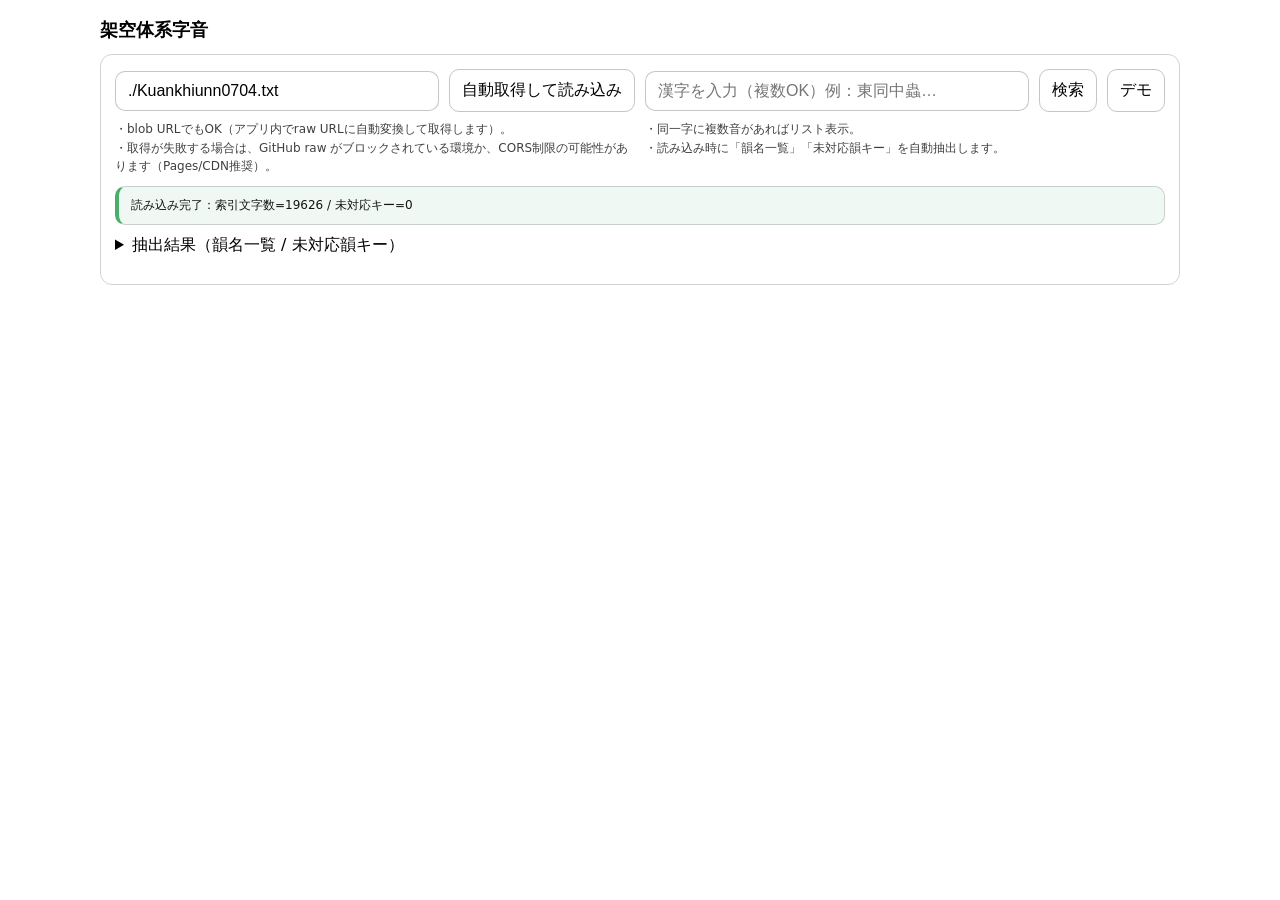
<file: index_patched3.html>
<!doctype html>
<html lang="ja">
<head>
  <meta charset="utf-8" />
  <meta name="viewport" content="width=device-width,initial-scale=1" />
  <title>架空体系字音</title>
  <style>
    :root { color-scheme: light dark; }
    body { font-family: system-ui,-apple-system,"Segoe UI",Roboto,"Noto Sans JP",sans-serif; margin:0; }
    .wrap { max-width: 1080px; margin: 0 auto; padding: 18px; }
    h1 { font-size: 18px; margin: 0 0 12px; }
    .card { border: 1px solid rgba(127,127,127,.35); border-radius: 12px; padding: 14px; }
    .row { display:flex; gap:10px; flex-wrap:wrap; align-items:center; }
    input[type="text"], input[type="url"]{
      flex:1; min-width: 260px; padding: 10px 12px; border-radius: 10px;
      border: 1px solid rgba(127,127,127,.45); font-size: 16px;
    }
    button{
      touch-action: manipulation;
      -webkit-tap-highlight-color: rgba(0,0,0,0);

      padding: 10px 12px; border-radius: 10px; border: 1px solid rgba(127,127,127,.45);
      background: transparent; cursor:pointer; font-size: 16px;
    }
    button:hover { filter: brightness(1.06); }
    .hint { font-size: 12px; opacity: .75; margin-top: 8px; line-height: 1.55; }
    .status{
      margin-top:10px; font-size:12px; opacity:.92; padding:10px 12px; border-radius:10px;
      border: 1px solid rgba(127,127,127,.35);
    }
    .ok{ border-left:4px solid rgba(40,160,80,.9); background: rgba(40,160,80,.08); }
    .warn{ border-left:4px solid rgba(200,140,0,.9); background: rgba(200,140,0,.08); }
    .bad{ border-left:4px solid rgba(200,80,80,.9); background: rgba(200,80,80,.08); }
    .out{ margin-top:14px; }
    .charBlock{ border-top:1px dashed rgba(127,127,127,.35); padding-top:12px; margin-top:12px; }
    .charTitle{ display:flex; align-items:baseline; gap:10px; }
    .han{ font-size:28px; font-weight:800; }
    .meta{ font-size:12px; opacity:.75; }
    .entry{ padding:10px 12px; border:1px solid rgba(127,127,127,.35); border-radius:12px; margin-top:10px; }
    .entryHeader{ display:flex; gap:10px; flex-wrap:wrap; align-items:baseline; }
    .tag{ font-size:12px; padding:2px 8px; border:1px solid rgba(127,127,127,.35); border-radius:999px; opacity:.85; }
    .mono{ font-family: ui-monospace, SFMono-Regular, Menlo, Consolas, monospace; }
    .reading{ font-size:18px; font-weight:800; }
    .small{ font-size:12px; opacity:.78; margin-top:6px; line-height:1.55; }
    details{ margin-top:10px; }
    summary{ cursor:pointer; }
    .grid2{ display:grid; grid-template-columns: 1fr 1fr; gap:10px; }
    @media (max-width: 760px){ .grid2{ grid-template-columns: 1fr; } }
    textarea{
      width:100%; min-height:140px; border-radius:10px; border:1px solid rgba(127,127,127,.35);
      padding:10px 12px; font-size:12px;
      font-family: ui-monospace, SFMono-Regular, Menlo, Consolas, monospace;
    }
  </style>
</head>
<body>
<div class="wrap">
  <h1>架空体系字音</h1>

  <div class="card">
    <div class="grid2">
      <div>
        <div class="row">
          <input id="url" type="url"
            value="./Kuankhiunn0704.txt"
            placeholder="Kuankhiunn0704.txt のURL（blobでもOK）" />
          <button id="loadUrlBtn">自動取得して読み込み</button>
        </div>
        <div class="hint">
          ・blob URLでもOK（アプリ内でraw URLに自動変換して取得します）。<br>
          ・取得が失敗する場合は、GitHub raw がブロックされている環境か、CORS制限の可能性があります（Pages/CDN推奨）。
        </div>
      </div>

      <div>
        <div class="row">
          <input id="q" type="text" placeholder="漢字を入力（複数OK）例：東同中蟲…" autocomplete="off" />
          <button id="searchBtn">検索</button>
          <button id="demoBtn">デモ</button>
        </div>
        <div class="hint">
          ・同一字に複数音があればリスト表示。<br>
          ・読み込み時に「韻名一覧」「未対応韻キー」を自動抽出します。
        </div>
      </div>
    </div>

    <div id="status" class="status warn">未読み込み：上のURLから読み込んでください。</div>

    <details>
      <summary>抽出結果（韻名一覧 / 未対応韻キー）</summary>
      <div class="small">
        <div class="mono" style="margin:8px 0 4px">韻名（rimeName）一覧</div>
        <textarea id="rimeNames" readonly></textarea>
        <div class="mono" style="margin:10px 0 4px">未対応の韻キー（RIME_ROMANに無い）</div>
        <textarea id="missingKeys" readonly></textarea>
      </div>
    </details>

    <div id="out" class="out"></div>
  </div>
</div>

<script>
let INDEX = new Map();
let RIME_ROMAN = {};

function setStatus(msg, kind="warn"){
  const el = document.getElementById("status");
  el.className = `status ${kind}`;
  el.textContent = msg;
}
function escapeHtml(s){
  return String(s).replace(/[&<>"']/g, c=>({ "&":"&amp;","<":"&lt;",">":"&gt;",'"':"&quot;","'":"&#39;" }[c]));
}
function normalizeTextUrl(url){
  const m = url.match(/^https:\/\/github\.com\/([^/]+)\/([^/]+)\/blob\/([^/]+)\/(.+)$/);
  if (m){
    const [, user, repo, branch, path] = m;
    return `https://raw.githubusercontent.com/${user}/${repo}/${branch}/${path}`;
  }
  return url;
}

function stripBracketNotes(s){
  return (s||"")
    .replace(/\[[^\]]*\]/g, "")
    .replace(/\{[^}]*\}/g, "")
    .replace(/\([^)]*\)/g, "")
    .replace(/\s+/g, "");
}
function isCjkIdeograph(ch){
  const cp = ch.codePointAt(0);
  return (cp >= 0x3400 && cp <= 0x9FFF) || (cp >= 0x20000 && cp <= 0x2EBEF);
}
function splitIdeographs(s){
  const cleaned = stripBracketNotes(s);
  return Array.from(cleaned).filter(isCjkIdeograph);
}
function parseLine(line){
  if (!line || !line.includes("|")) return null;
  const parts = line.split("|").map(s => (s ?? "").trim());
  for (let i=0;i<parts.length;i++){
    const tok = parts[i];
    if (tok === "開" || tok === "合"){
      const initial = parts[i-1];
      const deng = parts[i+1];
      const rime = parts[i+2];
      const tone = parts[i+3];
      if (["一","二","三","四"].includes(deng) && ["平","上","去","入"].includes(tone) && initial){
        return { fanqie: parts[2]||"", charsRaw: parts[3]||"", initialMu: initial, kaihe: tok, deng, rimeName: rime, tone };
      }
    }
  }
  return null;
}

const INITIAL_ROMAN = {
  "幫":"b","滂":"p","並":"b","明":"m",
  "非":"f","敷":"f","奉":"f","微":"w",
  "端":"d","透":"t","定":"d","泥":"n",
  "知":"zh","徹":"ch","澄":"zh","娘":"nh",
  "精":"z","清":"c","從":"z","心":"s","邪":"x",
  "照":"zh","穿":"ch","牀":"s",
  "莊":"zh","初":"ch","崇":"s",
  "章":"zh","昌":"ch","常":"s",
  "審":"sh","禅":"sh",
  "生":"sh","俟":"sh",
  "書":"sh","船":"sh",
  "見":"g","溪":"k","群":"g","疑":"",
  "影":"'", "曉":"h","匣":"h","云":"",
  "以":"y","喩":"y",
  "來":"l","日":"r",
};
const VOICED_MU = new Set(["並","奉","定","澄","従","邪","牀","禅","群","匣"]);

const MASTER_RIME_ROMAN = {
  "東一":"ung","屋一":"uk","東三":"iung","屋三":"iuk",
  "冬一":"ong","沃":"ok","鍾三":"iong","燭":"iok",
  "江二":"ang","覺":"ak",
  "唐一":"ang","鐸":"ak","唐一合":"wang","鐸合":"wak",
  "陽三":"iang","藥":"iak","陽三合":"yang","藥合":"yak",
  "庚二":"aang","陌二":"aak","庚二合":"waang","陌二合":"waak","庚三":"iaang","陌三":"iaak","庚三合":"uaang","陌三合":"uaak",
  "耕二":"ang","麥":"ak","耕二合":"wang","麥合":"wak",
  "清三":"ing","昔":"ik","清三合":"ing","昔合":"ik",
  "青四":"eng","錫":"ek","青四合":"yeng","錫合":"yek",
  "登一":"ung","德":"uk","登一合":"wung","德合":"wuk",
  "蒸三":"ing","職":"ik","蒸三合":"wing","職合":"ik",
  "眞A三":"in","質A":"it",
  "眞B三":"in","質B":"it",
  "眞B三合":"uin","質B合":"uit",
  "臻三":"ien","櫛":"iet",
  "諄三合":"un","術":"ut",
  "痕一":"on",
  "魂一合":"won","沒":"wot",
  "欣三":"un","迄":"ut",
  "文三合":"un","物":"ut",
  "寒一開":"an","曷":"at",
  "桓一合":"wan","末":"wat",
  "元三":"ian","月":"iat","元三合":"uan","月合":"uat",
  "刪二":"an","黠":"at","刪二合":"wan","黠合":"wat",
  "山二":"aan","鎋":"aat","山二合":"waan","鎋合":"waat",
  "仙A三":"ien","薛A":"iet","仙A三合":"uen","薛A合":"uet",
  "仙B三":"ien","薛B":"iet","仙B三合":"uen","薛B合":"uet",
  "先四":"in","屑":"it","先四合":"uin","屑合":"uit",
  "侵A三":"im","緝A":"ip",
  "侵B三":"im","緝B":"ip",
  "談一":"am","盍":"ap",
  "嚴三":"iem","業":"iep",
  "凡三合":"yom","乏":"yop",
  "銜二":"aam","狎":"aap",
  "咸二":"em","洽":"ep",
  "鹽A三":"im","葉A":"ip",
  "鹽B三":"iem","葉B":"iep",
  "添四":"im","怗":"ip",
  "覃一":"am","合":"ap",
  "歌一":"aa",
  "戈一合":"wa","戈三":"ia","戈三合":"ua",
  "麻二":"a","麻二合":"wa","麻三":"ia",
  "支A三":"i","支A三合":"wi",
  "支B三":"i","支B三合":"wi",
  "脂A三":"i","脂A三合":"wi",
  "脂B三":"i","脂B三合":"wi",
  "之三":"i",
  "微三":"ei","微三合":"wei",
  "魚三":"iu",
  "模一":"uu",
  "虞三合":"u",
  "泰一":"ai","泰一合":"wai",
  "廢三":"iay","廢三合":"yay",
  "夬二":"ai","夬二合":"wai",
  "佳二":"ay","佳二合":"way",
  "皆二":"aay","皆二合":"waay",
  "祭A三":"ie","祭A三合":"ue",
  "祭B三":"ie","祭B三合":"ue",
  "齊四":"ey","齊四合":"wey",
  "咍一":"aay","灰一合":"waay",
  "豪一":"au",
  "肴二":"iau",
  "宵A三":"ieu",
  "宵B三":"iew",
  "蕭四":"iao",
  "尤三":"iou",
  "侯一":"ow",
  "幽三":"iu",
};

const RU_RIME_MAP = {
  "東":"屋","冬":"沃","鍾":"燭","江":"覺","唐":"鐸","陽":"藥",
  "庚":"陌","耕":"麥","清":"昔","青":"錫","登":"德","蒸":"職",
  "眞A":"質A","眞B":"質B","臻":"櫛","諄":"術","魂":"沒","欣":"迄","文":"物",
  "寒":"曷","桓":"末","元":"月","刪":"黠","山":"鎋",
  "仙A":"薛A","仙B":"薛B","先":"屑",
  "侵A":"緝A","侵B":"緝B","談":"盍","嚴":"業","凡":"乏","銜":"狎","咸":"洽","鹽A":"葉A","鹽B":"葉B","添":"怗","覃":"合",
};

function makeRimeKey(rimeName, deng, kaihe, tone){
  let base = rimeName;
  if (tone === "入") base = RU_RIME_MAP[rimeName] || rimeName;
  if (base === "寒" && deng === "一" && kaihe === "開" && tone !== "入") return "寒一開";
  const key = base + deng + (kaihe === "合" ? "合" : "");
  if (MASTER_RIME_ROMAN[key]) return key;
  if (MASTER_RIME_ROMAN[base]) return base;
  const key2 = base + deng;
  if (MASTER_RIME_ROMAN[key2]) return key2;
  return key;
}

function initialGroup(mu){
  const dorsal = new Set(["見","溪","群","疑"]);
  const retroflex = new Set(["知","徹","澄","娘"]);
  const dental = new Set(["精","清","從","心","邪","照","穿","牀","莊","初","崇","章","昌","常","審","禅","生","俟","書","船"]);
  if (dorsal.has(mu)) return "dorsal";
  if (retroflex.has(mu)) return "coronal";
  if (dental.has(mu)) return "coronal";
  const labial = new Set(["幫","滂","並","明","非","敷","奉","微"]);
  if (labial.has(mu)) return "labial";
  return "other";
}

function extractNucleus(r){
  if (r === "iu" || r === "uu") return { nucleus: r[0], start: 0, len: 1 };
  const vowels = new Set(["a","e","i","o","u","y"]);
  let i = 0;
  while (i < r.length && ["i","u","w","y"].includes(r[i])) {
    const nxt = r[i+1];
    if (nxt && vowels.has(nxt)) { i++; continue; }
    break;
  }
  if (i >= r.length) return { nucleus: r[0] || "", start: 0, len: 1 };
  if (r.slice(i,i+2) === "aa") return { nucleus:"aa", start:i, len:2 };
  return { nucleus:r[i], start:i, len:1 };
}

function hasPalatalGlide(r){
  const nuc = extractNucleus(r);
  return (r.startsWith("i") || r.startsWith("y")) && nuc.start > 0;
}
function dropLeadingPalatalGlide(r){
  if (r.startsWith("i") || r.startsWith("y")) return r.slice(1);
  return r;
}
function isOpenSyllable(r){ return /[aeiouy]$/.test(r); }
function applyBTypeCodaMutation(r, group){
  const ends = suf => r.endsWith(suf);
  if (group === "dorsal"){
    if (ends("ng")) return r.slice(0,-2) + "nh";
    if (ends("k"))  return r.slice(0,-1) + "ch";
    if (isOpenSyllable(r)) return r + "h";
    return r;
  }
  if (group === "coronal"){
    if (ends("n")) return r.slice(0,-1) + "nn";
    if (ends("t")) return r.slice(0,-1) + "ts";
    if (isOpenSyllable(r)) return r + "h";
    return r;
  }
  if (group === "labial"){
    if (ends("m")) return r.slice(0,-1) + "mh";
    if (ends("p")) return r.slice(0,-1) + "v";
    if (isOpenSyllable(r)) return r + "h";
    return r;
  }
  return r;
}

function yinToYang(n){
  if (n==="aa") return "ae";
  if (n==="a") return "ae";
  if (n==="e") return "eo";
  if (n==="i") return "y";
  if (n==="o") return "oe";
  if (n==="u") return "ue";
  return n;
}
function replaceAt(str, start, len, repl){
  return str.slice(0,start)+repl+str.slice(start+len);
}
const COMB_ACUTE="\u0301", COMB_GRAVE="\u0300";
function addToneMarkToNucleus(syl, nucleusStart, tone){
  if (tone!=="上" && tone!=="去") return syl;
  const mark = (tone==="上") ? COMB_ACUTE : COMB_GRAVE;
  const ch = syl[nucleusStart];
  return (syl.slice(0,nucleusStart)+ch+mark+syl.slice(nucleusStart+1)).normalize("NFC");
}

function postProcess(initialRoman, rimeRoman){
  const nuc = extractNucleus(rimeRoman);
  const hasIGlide = rimeRoman.startsWith("i") && nuc.start > 0;
  const hasYGlide = rimeRoman.startsWith("y") && nuc.start > 0;

  if (!initialRoman && hasIGlide) rimeRoman = "y" + rimeRoman.slice(1);
  if (["j","zh","ch","sh","x"].includes(initialRoman) && hasIGlide) rimeRoman = rimeRoman.slice(1);

  if (["b","p","m"].includes(initialRoman)) {
    if (rimeRoman.startsWith("w")) rimeRoman = rimeRoman.slice(1);
    if (hasYGlide) rimeRoman = rimeRoman.slice(1);
  }

  if ((initialRoman === "w" || initialRoman === "f") && hasYGlide) {
    rimeRoman = rimeRoman.slice(1);
  }

  // delete glide y- after initial x (only when y is glide, not nucleus)
  if (initialRoman === "x" && rimeRoman.startsWith("y")) {
    const nucY = extractNucleus(rimeRoman);
    const hasYGlideAfterX = nucY.start > 0;
    if (hasYGlideAfterX) rimeRoman = rimeRoman.slice(1);
  }

  // delete glide u- after initial w (only when u is glide, not nucleus)
  if (initialRoman === "w" && rimeRoman.startsWith("u")) {
    const nucU = extractNucleus(rimeRoman);
    const hasUGlide = nucU.start > 0;
    if (hasUGlide) rimeRoman = rimeRoman.slice(1);
  }

  // delete glide i- after initial y (only when i is glide, not nucleus)
  if (initialRoman === "y" && rimeRoman.startsWith("i")) {
    const nucI = extractNucleus(rimeRoman);
    const hasIGlide2 = nucI.start > 0;
    if (hasIGlide2) rimeRoman = rimeRoman.slice(1);
  }

  if (initialRoman === "l" && rimeRoman.startsWith("w")) {
    const tmp = rimeRoman.slice(1);
    const nuc2 = extractNucleus(tmp).nucleus;
    if (["a","aa","o","u","oe","ue"].includes(nuc2)) rimeRoman = tmp;
  }

  return rimeRoman;
}

function convertOne(mc){
  const mu = (mc.initialMu || "").trim();
  const tone = (mc.tone || "").trim();
  const rimeKey = (mc.rimeKey || "").trim();

  let initialRoman = (INITIAL_ROMAN[mu]!==undefined)? INITIAL_ROMAN[mu] : "";
  let shiftedLabial = false;

  if ((mc.kaihe || "").trim() === "合") {
    if (mu === "幫" || mu === "滂" || mu === "並") { initialRoman = "f"; shiftedLabial = true; }
    if (mu === "明") { initialRoman = "w"; shiftedLabial = true; }
  }

  let rimeRoman = RIME_ROMAN[rimeKey];
  if (typeof rimeRoman !== "string" || rimeRoman.length === 0) return { ok:false, error:`韻キー未対応：${rimeKey}` };

  if (shiftedLabial && rimeRoman.startsWith("w")) rimeRoman = rimeRoman.slice(1);

  const grp = initialGroup(mu);
  let isB = false;

  if ((grp==="dorsal" || grp==="coronal") && hasPalatalGlide(rimeRoman)) {
    isB = true;
    rimeRoman = dropLeadingPalatalGlide(rimeRoman);
    rimeRoman = applyBTypeCodaMutation(rimeRoman, grp);
  }

  rimeRoman = postProcess(initialRoman, rimeRoman);

  const voiced = VOICED_MU.has(mu);
  if (voiced){
    const nuc3 = extractNucleus(rimeRoman);
    rimeRoman = replaceAt(rimeRoman, nuc3.start, nuc3.len, yinToYang(nuc3.nucleus));
  }

  const nuc2 = extractNucleus(rimeRoman);
  const base = initialRoman + rimeRoman;
  const nucleusStart = initialRoman.length + nuc2.start;
  const withTone = addToneMarkToNucleus(base, nucleusStart, tone);

  return { ok:true, reading: withTone, debug:{ initialRoman, rimeRoman, voiced, isB, grp } };
}

function loadFromText(text){
  const lines = text.split(/\r?\n/);
  const idx = new Map();
  const rimeNameSet = new Set();
  const keySet = new Set();
  const missing = new Set();

  for (const line of lines){
    const p = parseLine(line);
    if (!p) continue;
    const chars = splitIdeographs(p.charsRaw);
    if (chars.length === 0) continue;

    rimeNameSet.add(p.rimeName);

    const xiaoyun = `${p.fanqie}${chars[0] ? "（"+chars[0]+"）" : ""}`;
    const rimeKey = makeRimeKey(p.rimeName, p.deng, p.kaihe, p.tone);
    keySet.add(rimeKey);

    const mc = { initialMu: p.initialMu, kaihe:p.kaihe, deng:p.deng, rimeName:p.rimeName, tone:p.tone, rimeKey };

    for (const ch of chars){
      const entry = { char: ch, xiaoyun, mc };
      if (!idx.has(ch)) idx.set(ch, []);
      idx.get(ch).push(entry);
    }
  }

  const r = {};
  for (const k of keySet){
    if (MASTER_RIME_ROMAN[k]) r[k] = MASTER_RIME_ROMAN[k];
    else missing.add(k);
  }
  RIME_ROMAN = r;
  INDEX = idx;

  document.getElementById("rimeNames").value = Array.from(rimeNameSet).sort().join("\n");
  document.getElementById("missingKeys").value = Array.from(missing).sort().join("\n");

  setStatus(`読み込み完了：索引文字数=${INDEX.size} / 未対応キー=${missing.size}`, missing.size ? "warn" : "ok");
}

function render(){
  const out = document.getElementById("out");
  out.innerHTML = "";
  if (!INDEX || INDEX.size === 0){
    out.innerHTML = `<div class="status warn">DBが未読み込みです。</div>`;
    return;
  }
  const input = document.getElementById("q").value.trim();
  if (!input) return;

  const chars = Array.from(input).filter(isCjkIdeograph);
  if (chars.length === 0) return;

  for (const ch of chars){
    const hits = INDEX.get(ch) || [];
    const block = document.createElement("div");
    block.className = "charBlock";

    const title = document.createElement("div");
    title.className = "charTitle";
    title.innerHTML = `<div class="han">${escapeHtml(ch)}</div><div class="meta">一致件数：${hits.length}</div>`;
    block.appendChild(title);

    if (!hits.length){
      const w = document.createElement("div");
      w.className = "status warn";
      w.textContent = "該当なし";
      block.appendChild(w);
      out.appendChild(block);
      continue;
    }

    hits.forEach((e, i) => {
      const conv = convertOne(e.mc);
      const div = document.createElement("div");
      div.className = "entry";
      div.innerHTML = `
        <div class="entryHeader">
          <span class="tag">#${i+1}</span>
          <span class="tag">小韻：${escapeHtml(e.xiaoyun)}</span>
          <span class="tag">中古：${escapeHtml(e.mc.initialMu)} + ${escapeHtml(e.mc.rimeKey)}（${escapeHtml(e.mc.tone)}）</span>
        </div>
        <div class="reading mono">${escapeHtml(conv.ok ? conv.reading : "（変換エラー）")}</div>
        <div class="small mono">${escapeHtml(conv.ok ? `init=${conv.debug.initialRoman||"∅"} / rime=${conv.debug.rimeRoman} / 乙類=${conv.debug.isB}` : conv.error)}</div>
      `;
      block.appendChild(div);
    });

    out.appendChild(block);
  }
}

function bindTap(el, fn){
  // Robust tap handler for mobile/webviews. Prevents double-trigger.
  let locked = false;
  const run = async (e) => {
    if (locked) return;
    locked = true;
    try { await fn(e); } finally { setTimeout(()=>{ locked=false; }, 350); }
  };
  el.addEventListener("click", run);
  el.addEventListener("pointerup", run);
  el.addEventListener("touchend", (e)=>{ e.preventDefault(); run(e); }, { passive:false });
}

async function loadKuankhiunnFromInputUrl(){
  const url0 = document.getElementById("url").value.trim();
  if (!url0) return setStatus("URLが空です。", "bad");

  const url = normalizeTextUrl(url0);

  try{
    setStatus(`取得中… ${url}`, "warn");
    const res = await fetch(url, { cache:"no-store" });
    if (!res.ok) throw new Error(`HTTP ${res.status} ${res.statusText}`);
    const text = await res.text();
    loadFromText(text);
    render();
  }catch(e){
    setStatus(`取得失敗：${String(e)}`, "bad");
  }
}

// ---- bindings ----
const loadBtn = document.getElementById("loadUrlBtn");
bindTap(loadBtn, loadKuankhiunnFromInputUrl);

document.getElementById("searchBtn").addEventListener("click", render);
document.getElementById("q").addEventListener("keydown", e=>{ if (e.key==="Enter") render(); });
document.getElementById("demoBtn").addEventListener("click", ()=>{
  document.getElementById("q").value = "四申請網";
  render();
});

// Auto-load on open (GitHub Pagesで ./Kuankhiunn0704.txt を読む想定)
window.addEventListener("DOMContentLoaded", () => {
  if (document.getElementById("url").value.trim()) {
    loadKuankhiunnFromInputUrl();
  }
});
</script>
</body>
</html>
</file>
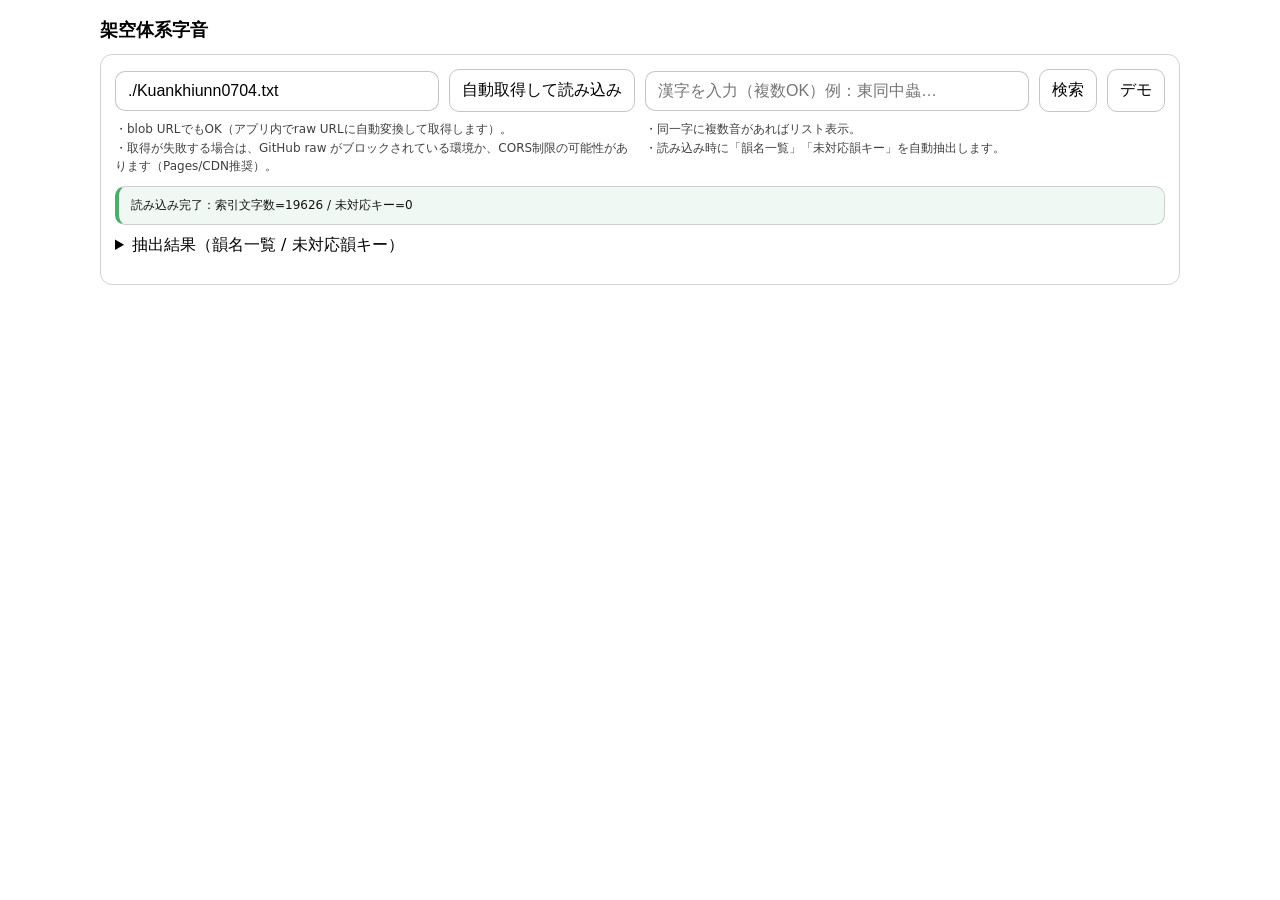
<file: index_updated_v2.html>
<!doctype html>
<html lang="ja">
<head>
  <meta charset="utf-8" />
  <meta name="viewport" content="width=device-width,initial-scale=1" />
  <title>架空体系字音</title>
  <style>
    :root { color-scheme: light dark; }
    body { font-family: system-ui,-apple-system,"Segoe UI",Roboto,"Noto Sans JP",sans-serif; margin:0; }
    .wrap { max-width: 1080px; margin: 0 auto; padding: 18px; }
    h1 { font-size: 18px; margin: 0 0 12px; }
    .card { border: 1px solid rgba(127,127,127,.35); border-radius: 12px; padding: 14px; }
    .row { display:flex; gap:10px; flex-wrap:wrap; align-items:center; }
    input[type="text"], input[type="url"]{
      flex:1; min-width: 260px; padding: 10px 12px; border-radius: 10px;
      border: 1px solid rgba(127,127,127,.45); font-size: 16px;
    }
    button{
      touch-action: manipulation;
      -webkit-tap-highlight-color: rgba(0,0,0,0);

      padding: 10px 12px; border-radius: 10px; border: 1px solid rgba(127,127,127,.45);
      background: transparent; cursor:pointer; font-size: 16px;
    }
    button:hover { filter: brightness(1.06); }
    .hint { font-size: 12px; opacity: .75; margin-top: 8px; line-height: 1.55; }
    .status{
      margin-top:10px; font-size:12px; opacity:.92; padding:10px 12px; border-radius:10px;
      border: 1px solid rgba(127,127,127,.35);
    }
    .ok{ border-left:4px solid rgba(40,160,80,.9); background: rgba(40,160,80,.08); }
    .warn{ border-left:4px solid rgba(200,140,0,.9); background: rgba(200,140,0,.08); }
    .bad{ border-left:4px solid rgba(200,80,80,.9); background: rgba(200,80,80,.08); }
    .out{ margin-top:14px; }
    .charBlock{ border-top:1px dashed rgba(127,127,127,.35); padding-top:12px; margin-top:12px; }
    .charTitle{ display:flex; align-items:baseline; gap:10px; }
    .han{ font-size:28px; font-weight:800; }
    .meta{ font-size:12px; opacity:.75; }
    .entry{ padding:10px 12px; border:1px solid rgba(127,127,127,.35); border-radius:12px; margin-top:10px; }
    .entryHeader{ display:flex; gap:10px; flex-wrap:wrap; align-items:baseline; }
    .tag{ font-size:12px; padding:2px 8px; border:1px solid rgba(127,127,127,.35); border-radius:999px; opacity:.85; }
    .mono{ font-family: ui-monospace, SFMono-Regular, Menlo, Consolas, monospace; }
    .reading{ font-size:18px; font-weight:800; }
    .small{ font-size:12px; opacity:.78; margin-top:6px; line-height:1.55; }
    details{ margin-top:10px; }
    summary{ cursor:pointer; }
    .grid2{ display:grid; grid-template-columns: 1fr 1fr; gap:10px; }
    @media (max-width: 760px){ .grid2{ grid-template-columns: 1fr; } }
    textarea{
      width:100%; min-height:140px; border-radius:10px; border:1px solid rgba(127,127,127,.35);
      padding:10px 12px; font-size:12px;
      font-family: ui-monospace, SFMono-Regular, Menlo, Consolas, monospace;
    }
  </style>
</head>
<body>
<div class="wrap">
  <h1>架空体系字音</h1>

  <div class="card">
    <div class="grid2">
      <div>
        <div class="row">
          <input id="url" type="url"
            value="./Kuankhiunn0704.txt"
            placeholder="Kuankhiunn0704.txt のURL（blobでもOK）" />
          <button id="loadUrlBtn">自動取得して読み込み</button>
        </div>
        <div class="hint">
          ・blob URLでもOK（アプリ内でraw URLに自動変換して取得します）。<br>
          ・取得が失敗する場合は、GitHub raw がブロックされている環境か、CORS制限の可能性があります（Pages/CDN推奨）。
        </div>
      </div>

      <div>
        <div class="row">
          <input id="q" type="text" placeholder="漢字を入力（複数OK）例：東同中蟲…" autocomplete="off" />
          <button id="searchBtn">検索</button>
          <button id="demoBtn">デモ</button>
        </div>
        <div class="hint">
          ・同一字に複数音があればリスト表示。<br>
          ・読み込み時に「韻名一覧」「未対応韻キー」を自動抽出します。
        </div>
      </div>
    </div>

    <div id="status" class="status warn">未読み込み：上のURLから読み込んでください。</div>

    <details>
      <summary>抽出結果（韻名一覧 / 未対応韻キー）</summary>
      <div class="small">
        <div class="mono" style="margin:8px 0 4px">韻名（rimeName）一覧</div>
        <textarea id="rimeNames" readonly></textarea>
        <div class="mono" style="margin:10px 0 4px">未対応の韻キー（RIME_ROMANに無い）</div>
        <textarea id="missingKeys" readonly></textarea>
      </div>
    </details>

    <div id="out" class="out"></div>
  </div>
</div>

<script>
let INDEX = new Map();
let RIME_ROMAN = {};

function setStatus(msg, kind="warn"){
  const el = document.getElementById("status");
  el.className = `status ${kind}`;
  el.textContent = msg;
}
function escapeHtml(s){
  return String(s).replace(/[&<>"']/g, c=>({ "&":"&amp;","<":"&lt;",">":"&gt;",'"':"&quot;","'":"&#39;" }[c]));
}
function normalizeTextUrl(url){
  const m = url.match(/^https:\/\/github\.com\/([^/]+)\/([^/]+)\/blob\/([^/]+)\/(.+)$/);
  if (m){
    const [, user, repo, branch, path] = m;
    return `https://raw.githubusercontent.com/${user}/${repo}/${branch}/${path}`;
  }
  return url;
}

function stripBracketNotes(s){
  return (s||"")
    .replace(/\[[^\]]*\]/g, "")
    .replace(/\{[^}]*\}/g, "")
    .replace(/\([^)]*\)/g, "")
    .replace(/\s+/g, "");
}
function isCjkIdeograph(ch){
  const cp = ch.codePointAt(0);
  return (cp >= 0x3400 && cp <= 0x9FFF) || (cp >= 0x20000 && cp <= 0x2EBEF);
}
function splitIdeographs(s){
  const cleaned = stripBracketNotes(s);
  return Array.from(cleaned).filter(isCjkIdeograph);
}
function parseLine(line){
  if (!line || !line.includes("|")) return null;
  const parts = line.split("|").map(s => (s ?? "").trim());
  for (let i=0;i<parts.length;i++){
    const tok = parts[i];
    if (tok === "開" || tok === "合"){
      const initial = parts[i-1];
      const deng = parts[i+1];
      const rime = parts[i+2];
      const tone = parts[i+3];
      if (["一","二","三","四"].includes(deng) && ["平","上","去","入"].includes(tone) && initial){
        return { fanqie: parts[2]||"", charsRaw: parts[3]||"", initialMu: initial, kaihe: tok, deng, rimeName: rime, tone };
      }
    }
  }
  return null;
}

const INITIAL_ROMAN = {
  "幫":"b","滂":"p","並":"b","明":"m",
  "非":"f","敷":"f","奉":"f","微":"w",
  "端":"d","透":"t","定":"d","泥":"n",
  "知":"zh","徹":"ch","澄":"zh","娘":"nh",
  "精":"z","清":"c","從":"z","心":"s","邪":"x",
  "照":"zh","穿":"ch","牀":"s",
  "莊":"zh","初":"ch","崇":"s",
  "章":"zh","昌":"ch","常":"s",
  "審":"sh","禅":"sh",
  "生":"sh","俟":"sh",
  "書":"sh","船":"sh",
  "見":"g","溪":"k","群":"g","疑":"",
  "影":"'", "曉":"h","匣":"h","云":"",
  "以":"y","喩":"y",
  "來":"l","日":"r",
};
const VOICED_MU = new Set(["並","奉","定","澄","従","邪","牀","禅","群","匣"]);

const MASTER_RIME_ROMAN = {
  "東一":"ung","屋一":"uk","東三":"iung","屋三":"iuk",
  "冬一":"ong","沃":"ok","鍾三":"iong","燭":"iok",
  "江二":"ang","覺":"ak",
  "唐一":"ang","鐸":"ak","唐一合":"wang","鐸合":"wak",
  "陽三":"iang","藥":"iak","陽三合":"yang","藥合":"yak",
  "庚二":"aang","陌二":"aak","庚二合":"waang","陌二合":"waak","庚三":"iaang","陌三":"iaak","庚三合":"uaang","陌三合":"uaak",
  "耕二":"ang","麥":"ak","耕二合":"wang","麥合":"wak",
  "清三":"ing","昔":"ik","清三合":"ing","昔合":"ik",
  "青四":"eng","錫":"ek","青四合":"yeng","錫合":"yek",
  "登一":"ung","德":"uk","登一合":"wung","德合":"wuk",
  "蒸三":"ing","職":"ik","蒸三合":"wing","職合":"ik",
  "眞A三":"in","質A":"it",
  "眞B三":"in","質B":"it",
  "眞B三合":"uin","質B合":"uit",
  "臻三":"ien","櫛":"iet",
  "諄三合":"un","術":"ut",
  "痕一":"on",
  "魂一合":"won","沒":"wot",
  "欣三":"un","迄":"ut",
  "文三合":"un","物":"ut",
  "寒一開":"an","曷":"at",
  "桓一合":"wan","末":"wat",
  "元三":"ian","月":"iat","元三合":"uan","月合":"uat",
  "刪二":"an","黠":"at","刪二合":"wan","黠合":"wat",
  "山二":"aan","鎋":"aat","山二合":"waan","鎋合":"waat",
  "仙A三":"ien","薛A":"iet","仙A三合":"uen","薛A合":"uet",
  "仙B三":"ien","薛B":"iet","仙B三合":"uen","薛B合":"uet",
  "先四":"in","屑":"it","先四合":"uin","屑合":"uit",
  "侵A三":"im","緝A":"ip",
  "侵B三":"im","緝B":"ip",
  "談一":"am","盍":"ap",
  "嚴三":"iem","業":"iep",
  "凡三合":"yom","乏":"yop",
  "銜二":"aam","狎":"aap",
  "咸二":"em","洽":"ep",
  "鹽A三":"im","葉A":"ip",
  "鹽B三":"iem","葉B":"iep",
  "添四":"im","怗":"ip",
  "覃一":"am","合":"ap",
  "歌一":"aa",
  "戈一合":"wa","戈三":"ia","戈三合":"ua",
  "麻二":"a","麻二合":"wa","麻三":"ia",
  "支A三":"i","支A三合":"wi",
  "支B三":"i","支B三合":"wi",
  "脂A三":"i","脂A三合":"wi",
  "脂B三":"i","脂B三合":"wi",
  "之三":"i",
  "微三":"ei","微三合":"wei",
  "魚三":"iu",
  "模一":"uu",
  "虞三合":"u",
  "泰一":"ai","泰一合":"wai",
  "廢三":"iay","廢三合":"yay",
  "夬二":"ai","夬二合":"wai",
  "佳二":"ay","佳二合":"way",
  "皆二":"aay","皆二合":"waay",
  "祭A三":"ie","祭A三合":"ue",
  "祭B三":"ie","祭B三合":"ue",
  "齊四":"ey","齊四合":"wey",
  "咍一":"aay","灰一合":"waay",
  "豪一":"au",
  "肴二":"iau",
  "宵A三":"ieu",
  "宵B三":"iew",
  "蕭四":"iao",
  "尤三":"iou",
  "侯一":"ow",
  "幽三":"iu",
};

const RU_RIME_MAP = {
  "東":"屋","冬":"沃","鍾":"燭","江":"覺","唐":"鐸","陽":"藥",
  "庚":"陌","耕":"麥","清":"昔","青":"錫","登":"德","蒸":"職",
  "眞A":"質A","眞B":"質B","臻":"櫛","諄":"術","魂":"沒","欣":"迄","文":"物",
  "寒":"曷","桓":"末","元":"月","刪":"黠","山":"鎋",
  "仙A":"薛A","仙B":"薛B","先":"屑",
  "侵A":"緝A","侵B":"緝B","談":"盍","嚴":"業","凡":"乏","銜":"狎","咸":"洽","鹽A":"葉A","鹽B":"葉B","添":"怗","覃":"合",
};

function makeRimeKey(rimeName, deng, kaihe, tone){
  let base = rimeName;
  if (tone === "入") base = RU_RIME_MAP[rimeName] || rimeName;
  if (base === "寒" && deng === "一" && kaihe === "開" && tone !== "入") return "寒一開";
  const key = base + deng + (kaihe === "合" ? "合" : "");
  if (MASTER_RIME_ROMAN[key]) return key;
  if (MASTER_RIME_ROMAN[base]) return base;
  const key2 = base + deng;
  if (MASTER_RIME_ROMAN[key2]) return key2;
  return key;
}

function initialGroup(mu){
  const dorsal = new Set(["見","溪","群","疑"]);
  const retroflex = new Set(["知","徹","澄","娘"]);
  const dental = new Set(["精","清","從","心","邪","照","穿","牀","莊","初","崇","章","昌","常","審","禅","生","俟","書","船"]);
  if (dorsal.has(mu)) return "dorsal";
  if (retroflex.has(mu)) return "coronal";
  if (dental.has(mu)) return "coronal";
  const labial = new Set(["幫","滂","並","明","非","敷","奉","微"]);
  if (labial.has(mu)) return "labial";
  return "other";
}

function extractNucleus(r){
  if (r === "iu" || r === "uu") return { nucleus: r[0], start: 0, len: 1 };
  const vowels = new Set(["a","e","i","o","u","y"]);
  let i = 0;
  while (i < r.length && ["i","u","w","y"].includes(r[i])) {
    const nxt = r[i+1];
    if (nxt && vowels.has(nxt)) { i++; continue; }
    break;
  }
  if (i >= r.length) return { nucleus: r[0] || "", start: 0, len: 1 };
  if (r.slice(i,i+2) === "aa") return { nucleus:"aa", start:i, len:2 };
  return { nucleus:r[i], start:i, len:1 };
}

function hasPalatalGlide(r){
  const nuc = extractNucleus(r);
  return (r.startsWith("i") || r.startsWith("y")) && nuc.start > 0;
}
function dropLeadingPalatalGlide(r){
  if (r.startsWith("i") || r.startsWith("y")) return r.slice(1);
  return r;
}
function isOpenSyllable(r){ return /[aeiouy]$/.test(r); }
function applyBTypeCodaMutation(r, group){
  const ends = suf => r.endsWith(suf);
  if (group === "dorsal"){
    if (ends("ng")) return r.slice(0,-2) + "nh";
    if (ends("k"))  return r.slice(0,-1) + "ch";
    if (isOpenSyllable(r)) return r + "h";
    return r;
  }
  if (group === "coronal"){
    if (ends("n")) return r.slice(0,-1) + "nn";
    if (ends("t")) return r.slice(0,-1) + "ts";
    if (isOpenSyllable(r)) return r + "h";
    return r;
  }
  if (group === "labial"){
    if (ends("m")) return r.slice(0,-1) + "mh";
    if (ends("p")) return r.slice(0,-1) + "v";
    if (isOpenSyllable(r)) return r + "h";
    return r;
  }
  return r;
}

function yinToYang(n){
  if (n==="aa") return "ae";
  if (n==="a") return "ae";
  if (n==="e") return "eo";
  if (n==="i") return "y";
  if (n==="o") return "oe";
  if (n==="u") return "ue";
  return n;
}
function replaceAt(str, start, len, repl){
  return str.slice(0,start)+repl+str.slice(start+len);
}
const COMB_ACUTE="\u0301", COMB_GRAVE="\u0300";
function addToneMarkToNucleus(syl, nucleusStart, tone){
  if (tone!=="上" && tone!=="去") return syl;
  const mark = (tone==="上") ? COMB_ACUTE : COMB_GRAVE;
  const ch = syl[nucleusStart];
  return (syl.slice(0,nucleusStart)+ch+mark+syl.slice(nucleusStart+1)).normalize("NFC");
}

function postProcess(initialRoman, rimeRoman){
  const nuc = extractNucleus(rimeRoman);
  const hasIGlide = rimeRoman.startsWith("i") && nuc.start > 0;
  const hasYGlide = rimeRoman.startsWith("y") && nuc.start > 0;

  // i- -> y- when no initial consonant (only glide i-)
  if (!initialRoman && hasIGlide) rimeRoman = "y" + rimeRoman.slice(1);

  // NEW: delete glide y- after initial x (keep nucleus y)
  if (initialRoman === "x" && hasYGlide) {
    rimeRoman = rimeRoman.slice(1);
  }

  // NEW: delete glide i- after initial zh/ch/sh (keep nucleus i)
  if (["zh","ch","sh"].includes(initialRoman) && hasIGlide) {
    rimeRoman = rimeRoman.slice(1);
  }

  // delete w-, y- after bilabials (y only if glide)
  if (["b","p","m"].includes(initialRoman)) {
    if (rimeRoman.startsWith("w")) rimeRoman = rimeRoman.slice(1);
    if (hasYGlide) rimeRoman = rimeRoman.slice(1);
  }

  // delete glide y- after initial w / f (wy- / fy-)
  if ((initialRoman === "w" || initialRoman === "f") && hasYGlide) {
    rimeRoman = rimeRoman.slice(1);
  }

  // delete glide u- after initial w (e.g. wuán -> wán), only when u is a glide (not nucleus)
  if (initialRoman === "w" && rimeRoman.startsWith("u")) {
    const nucU = extractNucleus(rimeRoman);
    const hasUGlide = nucU.start > 0;
    if (hasUGlide) rimeRoman = rimeRoman.slice(1);
  }

  // delete glide i- after initial y (e.g. yiok -> yok), only when i is a glide (not nucleus)
  if (initialRoman === "y" && rimeRoman.startsWith("i")) {
    const nucI = extractNucleus(rimeRoman);
    const hasIGlide2 = nucI.start > 0;
    if (hasIGlide2) rimeRoman = rimeRoman.slice(1);
  }

  // w deletion when /l_V/ where V is a back vowel (eg lwon -> lon)
  if (initialRoman === "l" && rimeRoman.startsWith("w")) {
    const tmp = rimeRoman.slice(1);
    const nuc2 = extractNucleus(tmp).nucleus;
    if (["a","aa","o","u","oe","ue"].includes(nuc2)) rimeRoman = tmp;
  }

  return rimeRoman;
}

function convertOne(mc){
  const mu = (mc.initialMu || "").trim();
  const tone = (mc.tone || "").trim();
  const rimeKey = (mc.rimeKey || "").trim();

  let initialRoman = (INITIAL_ROMAN[mu]!==undefined)? INITIAL_ROMAN[mu] : "";
  let shiftedLabial = false;

  if ((mc.kaihe || "").trim() === "合") {
    if (mu === "幫" || mu === "滂" || mu === "並") { initialRoman = "f"; shiftedLabial = true; }
    if (mu === "明") { initialRoman = "w"; shiftedLabial = true; }
  }

  let rimeRoman = RIME_ROMAN[rimeKey];
  if (typeof rimeRoman !== "string" || rimeRoman.length === 0) return { ok:false, error:`韻キー未対応：${rimeKey}` };

  if (shiftedLabial && rimeRoman.startsWith("w")) rimeRoman = rimeRoman.slice(1);

  const grp = initialGroup(mu);
  let isB = false;

  if ((grp==="dorsal" || grp==="coronal") && hasPalatalGlide(rimeRoman)) {
    isB = true;
    rimeRoman = dropLeadingPalatalGlide(rimeRoman);
    rimeRoman = applyBTypeCodaMutation(rimeRoman, grp);
  }

  rimeRoman = postProcess(initialRoman, rimeRoman);

  // NEW: If initial is y and the following medial is w-, rewrite "yw" -> "ue"
  // (e.g., y + wi -> uei). Only applies when w is a glide (not nucleus).
  if (initialRoman === "y" && rimeRoman.startsWith("w")) {
    const nucW = extractNucleus(rimeRoman);
    const hasWGlide = nucW.start > 0;
    if (hasWGlide) {
      initialRoman = "ue";
      rimeRoman = rimeRoman.slice(1);
    }
  }

  const voiced = VOICED_MU.has(mu);
  if (voiced){
    const nuc3 = extractNucleus(rimeRoman);
    rimeRoman = replaceAt(rimeRoman, nuc3.start, nuc3.len, yinToYang(nuc3.nucleus));
  }

  const nuc2 = extractNucleus(rimeRoman);
  const base = initialRoman + rimeRoman;
  const nucleusStart = initialRoman.length + nuc2.start;
  const withTone = addToneMarkToNucleus(base, nucleusStart, tone);

  return { ok:true, reading: withTone, debug:{ initialRoman, rimeRoman, voiced, isB, grp } };
}

function loadFromText(text){
  const lines = text.split(/\r?\n/);
  const idx = new Map();
  const rimeNameSet = new Set();
  const keySet = new Set();
  const missing = new Set();

  for (const line of lines){
    const p = parseLine(line);
    if (!p) continue;
    const chars = splitIdeographs(p.charsRaw);
    if (chars.length === 0) continue;

    rimeNameSet.add(p.rimeName);

    const xiaoyun = `${p.fanqie}${chars[0] ? "（"+chars[0]+"）" : ""}`;
    const rimeKey = makeRimeKey(p.rimeName, p.deng, p.kaihe, p.tone);
    keySet.add(rimeKey);

    const mc = { initialMu: p.initialMu, kaihe:p.kaihe, deng:p.deng, rimeName:p.rimeName, tone:p.tone, rimeKey };

    for (const ch of chars){
      const entry = { char: ch, xiaoyun, mc };
      if (!idx.has(ch)) idx.set(ch, []);
      idx.get(ch).push(entry);
    }
  }

  const r = {};
  for (const k of keySet){
    if (MASTER_RIME_ROMAN[k]) r[k] = MASTER_RIME_ROMAN[k];
    else missing.add(k);
  }
  RIME_ROMAN = r;
  INDEX = idx;

  document.getElementById("rimeNames").value = Array.from(rimeNameSet).sort().join("\n");
  document.getElementById("missingKeys").value = Array.from(missing).sort().join("\n");

  setStatus(`読み込み完了：索引文字数=${INDEX.size} / 未対応キー=${missing.size}`, missing.size ? "warn" : "ok");
}

function render(){
  const out = document.getElementById("out");
  out.innerHTML = "";
  if (!INDEX || INDEX.size === 0){
    out.innerHTML = `<div class="status warn">DBが未読み込みです。</div>`;
    return;
  }
  const input = document.getElementById("q").value.trim();
  if (!input) return;

  const chars = Array.from(input).filter(isCjkIdeograph);
  if (chars.length === 0) return;

  for (const ch of chars){
    const hits = INDEX.get(ch) || [];
    const block = document.createElement("div");
    block.className = "charBlock";

    const title = document.createElement("div");
    title.className = "charTitle";
    title.innerHTML = `<div class="han">${escapeHtml(ch)}</div><div class="meta">一致件数：${hits.length}</div>`;
    block.appendChild(title);

    if (!hits.length){
      const w = document.createElement("div");
      w.className = "status warn";
      w.textContent = "該当なし";
      block.appendChild(w);
      out.appendChild(block);
      continue;
    }

    hits.forEach((e, i) => {
      const conv = convertOne(e.mc);
      const div = document.createElement("div");
      div.className = "entry";
      div.innerHTML = `
        <div class="entryHeader">
          <span class="tag">#${i+1}</span>
          <span class="tag">小韻：${escapeHtml(e.xiaoyun)}</span>
          <span class="tag">中古：${escapeHtml(e.mc.initialMu)} + ${escapeHtml(e.mc.rimeKey)}（${escapeHtml(e.mc.tone)}）</span>
        </div>
        <div class="reading mono">${escapeHtml(conv.ok ? conv.reading : "（変換エラー）")}</div>
        <div class="small mono">${escapeHtml(conv.ok ? `init=${conv.debug.initialRoman||"∅"} / rime=${conv.debug.rimeRoman} / 乙類=${conv.debug.isB}` : conv.error)}</div>
      `;
      block.appendChild(div);
    });

    out.appendChild(block);
  }
}

function bindTap(el, fn){
  // Robust tap handler for mobile/webviews. Prevents double-trigger.
  let locked = false;
  const run = async (e) => {
    if (locked) return;
    locked = true;
    try { await fn(e); } finally { setTimeout(()=>{ locked=false; }, 350); }
  };
  el.addEventListener("click", run);
  el.addEventListener("pointerup", run);
  el.addEventListener("touchend", (e)=>{ e.preventDefault(); run(e); }, { passive:false });
}

async function loadKuankhiunnFromInputUrl(){
  const url0 = document.getElementById("url").value.trim();
  if (!url0) return setStatus("URLが空です。", "bad");

  const url = normalizeTextUrl(url0);

  try{
    setStatus(`取得中… ${url}`, "warn");
    const res = await fetch(url, { cache:"no-store" });
    if (!res.ok) throw new Error(`HTTP ${res.status} ${res.statusText}`);
    const text = await res.text();
    loadFromText(text);
    render();
  }catch(e){
    setStatus(`取得失敗：${String(e)}`, "bad");
  }
}

// ---- bindings ----
const loadBtn = document.getElementById("loadUrlBtn");
bindTap(loadBtn, loadKuankhiunnFromInputUrl);

document.getElementById("searchBtn").addEventListener("click", render);
document.getElementById("q").addEventListener("keydown", e=>{ if (e.key==="Enter") render(); });
document.getElementById("demoBtn").addEventListener("click", ()=>{
  document.getElementById("q").value = "四申請網";
  render();
});

// Auto-load on open (GitHub Pagesで ./Kuankhiunn0704.txt を読む想定)
window.addEventListener("DOMContentLoaded", () => {
  if (document.getElementById("url").value.trim()) {
    loadKuankhiunnFromInputUrl();
  }
});
</script>
</body>
</html>
</file>
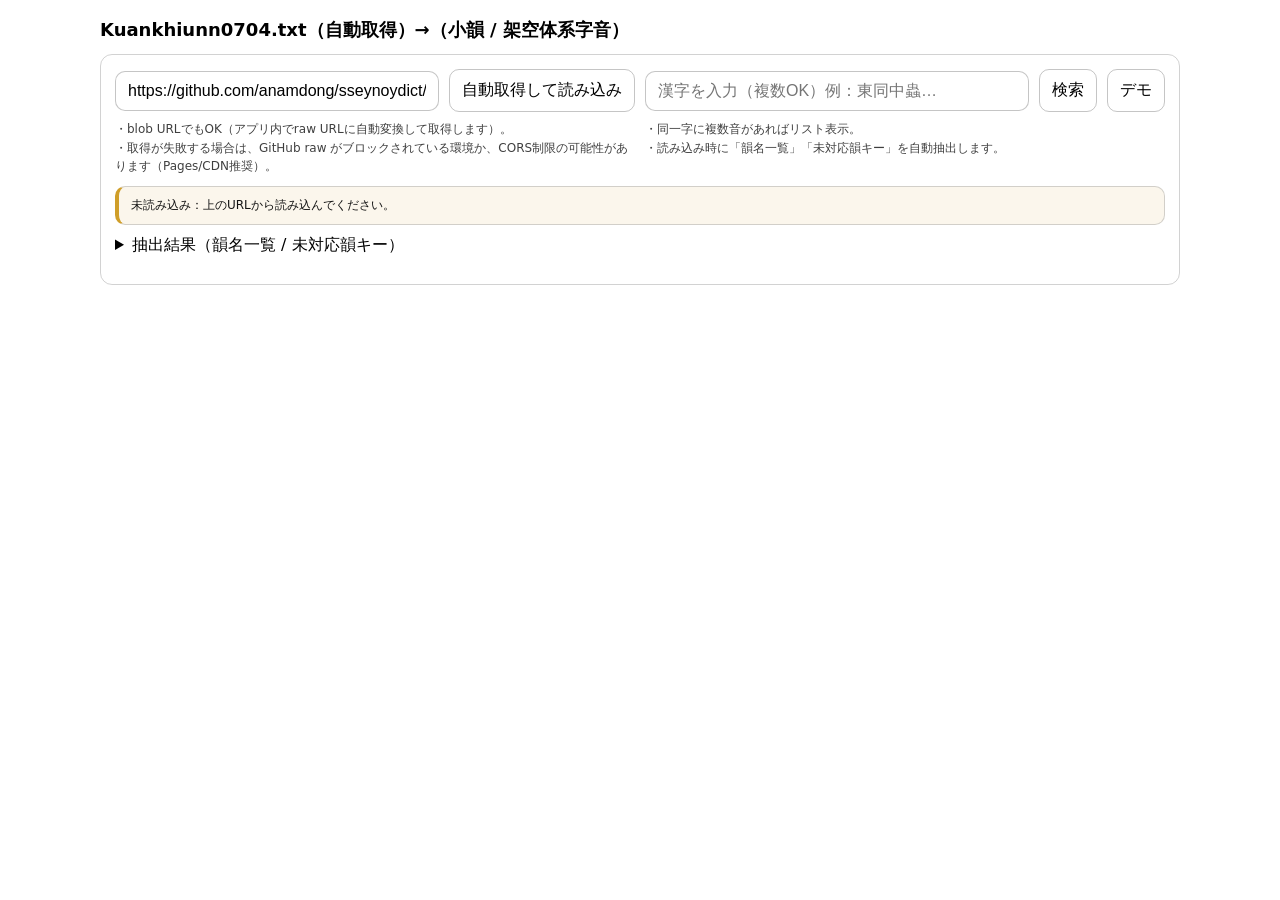
<file: kuankhiunn_app_fixed_v11.html>
<!doctype html>
<html lang="ja">
<head>
  <meta charset="utf-8" />
  <meta name="viewport" content="width=device-width,initial-scale=1" />
  <title>Kuankhiunn0704.txt（自動取得）→（小韻 / 架空体系字音）</title>
  <style>
    :root { color-scheme: light dark; }
    body { font-family: system-ui,-apple-system,"Segoe UI",Roboto,"Noto Sans JP",sans-serif; margin:0; }
    .wrap { max-width: 1080px; margin: 0 auto; padding: 18px; }
    h1 { font-size: 18px; margin: 0 0 12px; }
    .card { border: 1px solid rgba(127,127,127,.35); border-radius: 12px; padding: 14px; }
    .row { display:flex; gap:10px; flex-wrap:wrap; align-items:center; }
    input[type="text"], input[type="url"]{
      flex:1; min-width: 260px; padding: 10px 12px; border-radius: 10px;
      border: 1px solid rgba(127,127,127,.45); font-size: 16px;
    }
    button{
      padding: 10px 12px; border-radius: 10px; border: 1px solid rgba(127,127,127,.45);
      background: transparent; cursor:pointer; font-size: 16px;
    }
    button:hover { filter: brightness(1.06); }
    .hint { font-size: 12px; opacity: .75; margin-top: 8px; line-height: 1.55; }
    .status{
      margin-top:10px; font-size:12px; opacity:.92; padding:10px 12px; border-radius:10px;
      border: 1px solid rgba(127,127,127,.35);
    }
    .ok{ border-left:4px solid rgba(40,160,80,.9); background: rgba(40,160,80,.08); }
    .warn{ border-left:4px solid rgba(200,140,0,.9); background: rgba(200,140,0,.08); }
    .bad{ border-left:4px solid rgba(200,80,80,.9); background: rgba(200,80,80,.08); }
    .out{ margin-top:14px; }
    .charBlock{ border-top:1px dashed rgba(127,127,127,.35); padding-top:12px; margin-top:12px; }
    .charTitle{ display:flex; align-items:baseline; gap:10px; }
    .han{ font-size:28px; font-weight:800; }
    .meta{ font-size:12px; opacity:.75; }
    .entry{ padding:10px 12px; border:1px solid rgba(127,127,127,.35); border-radius:12px; margin-top:10px; }
    .entryHeader{ display:flex; gap:10px; flex-wrap:wrap; align-items:baseline; }
    .tag{ font-size:12px; padding:2px 8px; border:1px solid rgba(127,127,127,.35); border-radius:999px; opacity:.85; }
    .mono{ font-family: ui-monospace, SFMono-Regular, Menlo, Consolas, monospace; }
    .reading{ font-size:18px; font-weight:800; }
    .small{ font-size:12px; opacity:.78; margin-top:6px; line-height:1.55; }
    details{ margin-top:10px; }
    summary{ cursor:pointer; }
    .grid2{ display:grid; grid-template-columns: 1fr 1fr; gap:10px; }
    @media (max-width: 760px){ .grid2{ grid-template-columns: 1fr; } }
    textarea{
      width:100%; min-height:140px; border-radius:10px; border:1px solid rgba(127,127,127,.35);
      padding:10px 12px; font-size:12px;
      font-family: ui-monospace, SFMono-Regular, Menlo, Consolas, monospace;
    }
  </style>
</head>
<body>
<div class="wrap">
  <h1>Kuankhiunn0704.txt（自動取得）→（小韻 / 架空体系字音）</h1>

  <div class="card">
    <div class="grid2">
      <div>
        <div class="row">
          <input id="url" type="url"
            value="https://github.com/anamdong/sseynoydict/blob/main/Kuankhiunn0704.txt"
            placeholder="Kuankhiunn0704.txt のURL（blobでもOK）" />
          <button id="loadUrlBtn">自動取得して読み込み</button>
        </div>
        <div class="hint">
          ・blob URLでもOK（アプリ内でraw URLに自動変換して取得します）。<br>
          ・取得が失敗する場合は、GitHub raw がブロックされている環境か、CORS制限の可能性があります（Pages/CDN推奨）。
        </div>
      </div>

      <div>
        <div class="row">
          <input id="q" type="text" placeholder="漢字を入力（複数OK）例：東同中蟲…" autocomplete="off" />
          <button id="searchBtn">検索</button>
          <button id="demoBtn">デモ</button>
        </div>
        <div class="hint">
          ・同一字に複数音があればリスト表示。<br>
          ・読み込み時に「韻名一覧」「未対応韻キー」を自動抽出します。
        </div>
      </div>
    </div>

    <div id="status" class="status warn">未読み込み：上のURLから読み込んでください。</div>

    <details>
      <summary>抽出結果（韻名一覧 / 未対応韻キー）</summary>
      <div class="small">
        <div class="mono" style="margin:8px 0 4px">韻名（rimeName）一覧</div>
        <textarea id="rimeNames" readonly></textarea>
        <div class="mono" style="margin:10px 0 4px">未対応の韻キー（RIME_ROMANに無い）</div>
        <textarea id="missingKeys" readonly></textarea>
      </div>
    </details>

    <div id="out" class="out"></div>
  </div>
</div>

<script>
let INDEX = new Map();
let RIME_ROMAN = {};

function setStatus(msg, kind="warn"){
  const el = document.getElementById("status");
  el.className = `status ${kind}`;
  el.textContent = msg;
}
function escapeHtml(s){
  return String(s).replace(/[&<>"']/g, c=>({ "&":"&amp;","<":"&lt;",">":"&gt;",'"':"&quot;","'":"&#39;" }[c]));
}
function normalizeTextUrl(url){
  const m = url.match(/^https:\/\/github\.com\/([^/]+)\/([^/]+)\/blob\/([^/]+)\/(.+)$/);
  if (m){
    const [, user, repo, branch, path] = m;
    return `https://raw.githubusercontent.com/${user}/${repo}/${branch}/${path}`;
  }
  return url;
}

function stripBracketNotes(s){
  return (s||"")
    .replace(/\[[^\]]*\]/g, "")
    .replace(/\{[^}]*\}/g, "")
    .replace(/\([^)]*\)/g, "")
    .replace(/\s+/g, "");
}
function isCjkIdeograph(ch){
  const cp = ch.codePointAt(0);
  return (cp >= 0x3400 && cp <= 0x9FFF) || (cp >= 0x20000 && cp <= 0x2EBEF);
}
function splitIdeographs(s){
  const cleaned = stripBracketNotes(s);
  return Array.from(cleaned).filter(isCjkIdeograph);
}
function parseLine(line){
  if (!line || !line.includes("|")) return null;
  const parts = line.split("|").map(s => (s ?? "").trim());
  for (let i=0;i<parts.length;i++){
    const tok = parts[i];
    if (tok === "開" || tok === "合"){
      const initial = parts[i-1];
      const deng = parts[i+1];
      const rime = parts[i+2];
      const tone = parts[i+3];
      if (["一","二","三","四"].includes(deng) && ["平","上","去","入"].includes(tone) && initial){
        return { fanqie: parts[2]||"", charsRaw: parts[3]||"", initialMu: initial, kaihe: tok, deng, rimeName: rime, tone };
      }
    }
  }
  return null;
}

const INITIAL_ROMAN = {
  "幫":"b","滂":"p","並":"b","明":"m",
  "非":"f","敷":"f","奉":"f","微":"w",
  "端":"d","透":"t","定":"d","泥":"n",
  "知":"zh","徹":"ch","澄":"zh","娘":"nh",
  "精":"z","清":"c","從":"z","心":"s","邪":"j",
  "照":"zh","穿":"ch","牀":"s",
  "莊":"zh","初":"ch","崇":"s",
  "章":"zh","昌":"ch","常":"s",
  "審":"sh","禅":"sh",
  "生":"sh","俟":"sh",
  "書":"sh","船":"sh",
  "見":"g","溪":"k","群":"g","疑":"",
  "影":"'", "曉":"h","匣":"h","云":"",
  "以":"y","喩":"y",
  "來":"l","日":"r",
};
const VOICED_MU = new Set(["並","奉","定","澄","従","邪","牀","禅","群","匣"]);

const MASTER_RIME_ROMAN = {
  "東一":"ung","屋一":"uk","東三":"iung","屋三":"iuk",
  "冬一":"ong","沃":"ok","鍾三":"iong","燭":"iok",
  "江二":"ang","覺":"ak",
  "唐一":"ang","鐸":"ak","唐一合":"wang","鐸合":"wak",
  "陽三":"iang","藥":"iak","陽三合":"yang","藥合":"yak",
  "庚二":"aang","陌二":"aak","庚二合":"waang","陌二合":"waak","庚三":"iaang","陌三":"iaak","庚三合":"uaang","陌三合":"uaak",
  "耕二":"ang","麥":"ak","耕二合":"wang","麥合":"wak",
  "清三":"ing","昔":"ik","清三合":"ing","昔合":"ik",
  "青四":"eng","錫":"ek","青四合":"yeng","錫合":"yek",
  "登一":"ung","德":"uk","登一合":"wung","德合":"wuk",
  "蒸三":"ing","職":"ik","蒸三合":"wing","職合":"ik",
  "眞A三":"in","質A":"it",
  "眞B三":"in","質B":"it",
  "眞B三合":"uin","質B合":"uit",
  "臻三":"ien","櫛":"iet",
  "諄三合":"un","術":"ut",
  "痕一":"on",
  "魂一合":"won","沒":"wot",
  "欣三":"un","迄":"ut",
  "文三合":"un","物":"ut",
  "寒一開":"an","曷":"at",
  "桓一合":"wan","末":"wat",
  "元三":"ian","月":"iat","元三合":"uan","月合":"uat",
  "刪二":"an","黠":"at","刪二合":"wan","黠合":"wat",
  "山二":"aan","鎋":"aat","山二合":"waan","鎋合":"waat",
  "仙A三":"ien","薛A":"iet","仙A三合":"uen","薛A合":"uet",
  "仙B三":"ien","薛B":"iet","仙B三合":"uen","薛B合":"uet",
  "先四":"in","屑":"it","先四合":"uin","屑合":"uit",
  "侵A三":"im","緝A":"ip",
  "侵B三":"im","緝B":"ip",
  "談一":"am","盍":"ap",
  "嚴三":"iem","業":"iep",
  "凡三合":"yom","乏":"yop",
  "銜二":"aam","狎":"aap",
  "咸二":"em","洽":"ep",
  "鹽A三":"im","葉A":"ip",
  "鹽B三":"iem","葉B":"iep",
  "添四":"im","怗":"ip",
  "覃一":"am","合":"ap",
  "歌一":"aa",
  "戈一合":"wa","戈三":"ia","戈三合":"ua",
  "麻二":"a","麻二合":"wa","麻三":"ia",
  "支A三":"i","支A三合":"wi",
  "支B三":"i","支B三合":"wi",
  "脂A三":"i","脂A三合":"wi",
  "脂B三":"i","脂B三合":"wi",
  "之三":"i",
  "微三":"ei","微三合":"wei",
  "魚三":"iu",
  "模一":"uu",
  "虞三合":"u",
  "泰一":"ai","泰一合":"wai",
  "廢三":"iay","廢三合":"yay",
  "夬二":"ai","夬二合":"wai",
  "佳二":"ay","佳二合":"way",
  "皆二":"aay","皆二合":"waay",
  "祭A三":"ie","祭A三合":"ue",
  "祭B三":"ie","祭B三合":"ue",
  "齊四":"ey","齊四合":"wey",
  "咍一":"aay","灰一合":"waay",
  "豪一":"au",
  "肴二":"iau",
  "宵A三":"ieu",
  "宵B三":"iew",
  "蕭四":"iao",
  "尤三":"iou",
  "侯一":"ow",
  "幽三":"iu",
};

const RU_RIME_MAP = {
  "東":"屋","冬":"沃","鍾":"燭","江":"覺","唐":"鐸","陽":"藥",
  "庚":"陌","耕":"麥","清":"昔","青":"錫","登":"德","蒸":"職",
  "眞A":"質A","眞B":"質B","臻":"櫛","諄":"術","魂":"沒","欣":"迄","文":"物",
  "寒":"曷","桓":"末","元":"月","刪":"黠","山":"鎋",
  "仙A":"薛A","仙B":"薛B","先":"屑",
  "侵A":"緝A","侵B":"緝B","談":"盍","嚴":"業","凡":"乏","銜":"狎","咸":"洽","鹽A":"葉A","鹽B":"葉B","添":"怗","覃":"合",
};

function makeRimeKey(rimeName, deng, kaihe, tone){
  let base = rimeName;
  if (tone === "入") base = RU_RIME_MAP[rimeName] || rimeName;
  if (base === "寒" && deng === "一" && kaihe === "開" && tone !== "入") return "寒一開";
  const key = base + deng + (kaihe === "合" ? "合" : "");
  if (MASTER_RIME_ROMAN[key]) return key;
  if (MASTER_RIME_ROMAN[base]) return base;
  const key2 = base + deng;
  if (MASTER_RIME_ROMAN[key2]) return key2;
  return key;
}

function initialGroup(mu){
  const dorsal = new Set(["見","溪","群","疑"]);
  const retroflex = new Set(["知","徹","澄","娘"]);
  const dental = new Set(["精","清","從","心","邪","照","穿","牀","莊","初","崇","章","昌","常","審","禅","生","俟","書","船"]);
  if (dorsal.has(mu)) return "dorsal";
  if (retroflex.has(mu)) return "coronal";
  if (dental.has(mu)) return "coronal";
  const labial = new Set(["幫","滂","並","明","非","敷","奉","微"]);
  if (labial.has(mu)) return "labial";
  return "other";
}

function extractNucleus(r){
  if (r === "iu" || r === "uu") return { nucleus: r[0], start: 0, len: 1 };
  const vowels = new Set(["a","e","i","o","u","y"]);
  let i = 0;
  while (i < r.length && ["i","u","w","y"].includes(r[i])) {
    const nxt = r[i+1];
    if (nxt && vowels.has(nxt)) { i++; continue; }
    break;
  }
  if (i >= r.length) return { nucleus: r[0] || "", start: 0, len: 1 };
  if (r.slice(i,i+2) === "aa") return { nucleus:"aa", start:i, len:2 };
  return { nucleus:r[i], start:i, len:1 };
}

function hasPalatalGlide(r){
  const nuc = extractNucleus(r);
  return (r.startsWith("i") || r.startsWith("y")) && nuc.start > 0;
}
function dropLeadingPalatalGlide(r){
  if (r.startsWith("i") || r.startsWith("y")) return r.slice(1);
  return r;
}
function isOpenSyllable(r){ return /[aeiouy]$/.test(r); }
function applyBTypeCodaMutation(r, group){
  const ends = suf => r.endsWith(suf);
  if (group === "dorsal"){
    if (ends("ng")) return r.slice(0,-2) + "nh";
    if (ends("k"))  return r.slice(0,-1) + "ch";
    if (isOpenSyllable(r)) return r + "h";
    return r;
  }
  if (group === "coronal"){
    if (ends("n")) return r.slice(0,-1) + "nn";
    if (ends("t")) return r.slice(0,-1) + "ts";
    if (isOpenSyllable(r)) return r + "h";
    return r;
  }
  if (group === "labial"){
    if (ends("m")) return r.slice(0,-1) + "mh";
    if (ends("p")) return r.slice(0,-1) + "v";
    if (isOpenSyllable(r)) return r + "h";
    return r;
  }
  return r;
}

function yinToYang(n){
  if (n==="aa") return "ae";
  if (n==="a") return "ae";
  if (n==="e") return "eo";
  if (n==="i") return "y";
  if (n==="o") return "oe";
  if (n==="u") return "ue";
  return n;
}
function replaceAt(str, start, len, repl){
  return str.slice(0,start)+repl+str.slice(start+len);
}
const COMB_ACUTE="\u0301", COMB_GRAVE="\u0300";
function addToneMarkToNucleus(syl, nucleusStart, tone){
  if (tone!=="上" && tone!=="去") return syl;
  const mark = (tone==="上") ? COMB_ACUTE : COMB_GRAVE;
  const ch = syl[nucleusStart];
  return (syl.slice(0,nucleusStart)+ch+mark+syl.slice(nucleusStart+1)).normalize("NFC");
}

function postProcess(initialRoman, rimeRoman){
  const nuc = extractNucleus(rimeRoman);
  const hasIGlide = rimeRoman.startsWith("i") && nuc.start > 0;
  const hasYGlide = rimeRoman.startsWith("y") && nuc.start > 0;

  if (!initialRoman && hasIGlide) rimeRoman = "y" + rimeRoman.slice(1);
  if (["j","zh","ch","sh","x"].includes(initialRoman) && hasIGlide) rimeRoman = rimeRoman.slice(1);

  if (["b","p","m"].includes(initialRoman)) {
    if (rimeRoman.startsWith("w")) rimeRoman = rimeRoman.slice(1);
    if (hasYGlide) rimeRoman = rimeRoman.slice(1);
  }

  if ((initialRoman === "w" || initialRoman === "f") && hasYGlide) {
    rimeRoman = rimeRoman.slice(1);
  }

  
  // NEW: delete glide u- after initial w (e.g. wuán -> wán), only when u is a glide (not nucleus)
  if (initialRoman === "w" && rimeRoman.startsWith("u")) {
    const nucU = extractNucleus(rimeRoman);
    const hasUGlide = nucU.start > 0; // u- treated as glide only if nucleus starts later
    if (hasUGlide) rimeRoman = rimeRoman.slice(1);
  }

  // NEW: delete glide i- after initial y (e.g. yiok -> yok), only when i is a glide (not nucleus)
  if (initialRoman === "y" && rimeRoman.startsWith("i")) {
    const nucI = extractNucleus(rimeRoman);
    const hasIGlide2 = nucI.start > 0; // i- treated as glide only if nucleus starts later
    if (hasIGlide2) rimeRoman = rimeRoman.slice(1);
  }
if (initialRoman === "l" && rimeRoman.startsWith("w")) {
    const tmp = rimeRoman.slice(1);
    const nuc2 = extractNucleus(tmp).nucleus;
    if (["a","aa","o","u","oe","ue"].includes(nuc2)) rimeRoman = tmp;
  }
  return rimeRoman;
}

function convertOne(mc){
  const mu = (mc.initialMu || "").trim();
  const tone = (mc.tone || "").trim();
  const rimeKey = (mc.rimeKey || "").trim();

  let initialRoman = (INITIAL_ROMAN[mu]!==undefined)? INITIAL_ROMAN[mu] : "";
  let shiftedLabial = false;

  if ((mc.kaihe || "").trim() === "合") {
    if (mu === "幫" || mu === "滂" || mu === "並") { initialRoman = "f"; shiftedLabial = true; }
    if (mu === "明") { initialRoman = "w"; shiftedLabial = true; }
  }

  let rimeRoman = RIME_ROMAN[rimeKey];
  if (typeof rimeRoman !== "string" || rimeRoman.length === 0) return { ok:false, error:`韻キー未対応：${rimeKey}` };

  if (shiftedLabial && rimeRoman.startsWith("w")) rimeRoman = rimeRoman.slice(1);

  const grp = initialGroup(mu);
  let isB = false;

  if ((grp==="dorsal" || grp==="coronal") && hasPalatalGlide(rimeRoman)) {
    isB = true;
    rimeRoman = dropLeadingPalatalGlide(rimeRoman);
    rimeRoman = applyBTypeCodaMutation(rimeRoman, grp);
  }

  rimeRoman = postProcess(initialRoman, rimeRoman);

  const voiced = VOICED_MU.has(mu);
  if (voiced){
    const nuc3 = extractNucleus(rimeRoman);
    rimeRoman = replaceAt(rimeRoman, nuc3.start, nuc3.len, yinToYang(nuc3.nucleus));
  }

  const nuc2 = extractNucleus(rimeRoman);
  const base = initialRoman + rimeRoman;
  const nucleusStart = initialRoman.length + nuc2.start;
  const withTone = addToneMarkToNucleus(base, nucleusStart, tone);

  return { ok:true, reading: withTone, debug:{ initialRoman, rimeRoman, voiced, isB, grp } };
}

function loadFromText(text){
  const lines = text.split(/\r?\n/);
  const idx = new Map();
  const rimeNameSet = new Set();
  const keySet = new Set();
  const missing = new Set();

  for (const line of lines){
    const p = parseLine(line);
    if (!p) continue;
    const chars = splitIdeographs(p.charsRaw);
    if (chars.length === 0) continue;

    rimeNameSet.add(p.rimeName);

    const xiaoyun = `${p.fanqie}${chars[0] ? "（"+chars[0]+"）" : ""}`;
    const rimeKey = makeRimeKey(p.rimeName, p.deng, p.kaihe, p.tone);
    keySet.add(rimeKey);

    const mc = { initialMu: p.initialMu, kaihe:p.kaihe, deng:p.deng, rimeName:p.rimeName, tone:p.tone, rimeKey };

    for (const ch of chars){
      const entry = { char: ch, xiaoyun, mc };
      if (!idx.has(ch)) idx.set(ch, []);
      idx.get(ch).push(entry);
    }
  }

  const r = {};
  for (const k of keySet){
    if (MASTER_RIME_ROMAN[k]) r[k] = MASTER_RIME_ROMAN[k];
    else missing.add(k);
  }
  RIME_ROMAN = r;
  INDEX = idx;

  document.getElementById("rimeNames").value = Array.from(rimeNameSet).sort().join("\n");
  document.getElementById("missingKeys").value = Array.from(missing).sort().join("\n");

  setStatus(`読み込み完了：索引文字数=${INDEX.size} / 未対応キー=${missing.size}`, missing.size ? "warn" : "ok");
}

function render(){
  const out = document.getElementById("out");
  out.innerHTML = "";
  if (!INDEX || INDEX.size === 0){
    out.innerHTML = `<div class="status warn">DBが未読み込みです。</div>`;
    return;
  }
  const input = document.getElementById("q").value.trim();
  if (!input) return;

  const chars = Array.from(input).filter(isCjkIdeograph);
  if (chars.length === 0) return;

  for (const ch of chars){
    const hits = INDEX.get(ch) || [];
    const block = document.createElement("div");
    block.className = "charBlock";

    const title = document.createElement("div");
    title.className = "charTitle";
    title.innerHTML = `<div class="han">${escapeHtml(ch)}</div><div class="meta">一致件数：${hits.length}</div>`;
    block.appendChild(title);

    if (!hits.length){
      const w = document.createElement("div");
      w.className = "status warn";
      w.textContent = "該当なし";
      block.appendChild(w);
      out.appendChild(block);
      continue;
    }

    hits.forEach((e, i) => {
      const conv = convertOne(e.mc);
      const div = document.createElement("div");
      div.className = "entry";
      div.innerHTML = `
        <div class="entryHeader">
          <span class="tag">#${i+1}</span>
          <span class="tag">小韻：${escapeHtml(e.xiaoyun)}</span>
          <span class="tag">中古：${escapeHtml(e.mc.initialMu)} + ${escapeHtml(e.mc.rimeKey)}（${escapeHtml(e.mc.tone)}）</span>
        </div>
        <div class="reading mono">${escapeHtml(conv.ok ? conv.reading : "（変換エラー）")}</div>
        <div class="small mono">${escapeHtml(conv.ok ? `init=${conv.debug.initialRoman||"∅"} / rime=${conv.debug.rimeRoman} / 乙類=${conv.debug.isB}` : conv.error)}</div>
      `;
      block.appendChild(div);
    });

    out.appendChild(block);
  }
}

document.getElementById("loadUrlBtn").addEventListener("click", async ()=>{
  const url0 = document.getElementById("url").value.trim();
  if (!url0) return setStatus("URLが空です。", "bad");
  const url = normalizeTextUrl(url0);
  try{
    setStatus(`取得中… ${url}`, "warn");
    const res = await fetch(url, { cache:"no-store" });
    if (!res.ok) throw new Error(`HTTP ${res.status} ${res.statusText}`);
    const text = await res.text();
    loadFromText(text);
    render();
  }catch(e){
    setStatus(`取得失敗：${String(e)}`, "bad");
  }
});
document.getElementById("searchBtn").addEventListener("click", render);
document.getElementById("q").addEventListener("keydown", e=>{ if (e.key==="Enter") render(); });
document.getElementById("demoBtn").addEventListener("click", ()=>{
  document.getElementById("q").value = "四申請網";
  render();
});
</script>
</body>
</html>
</file>
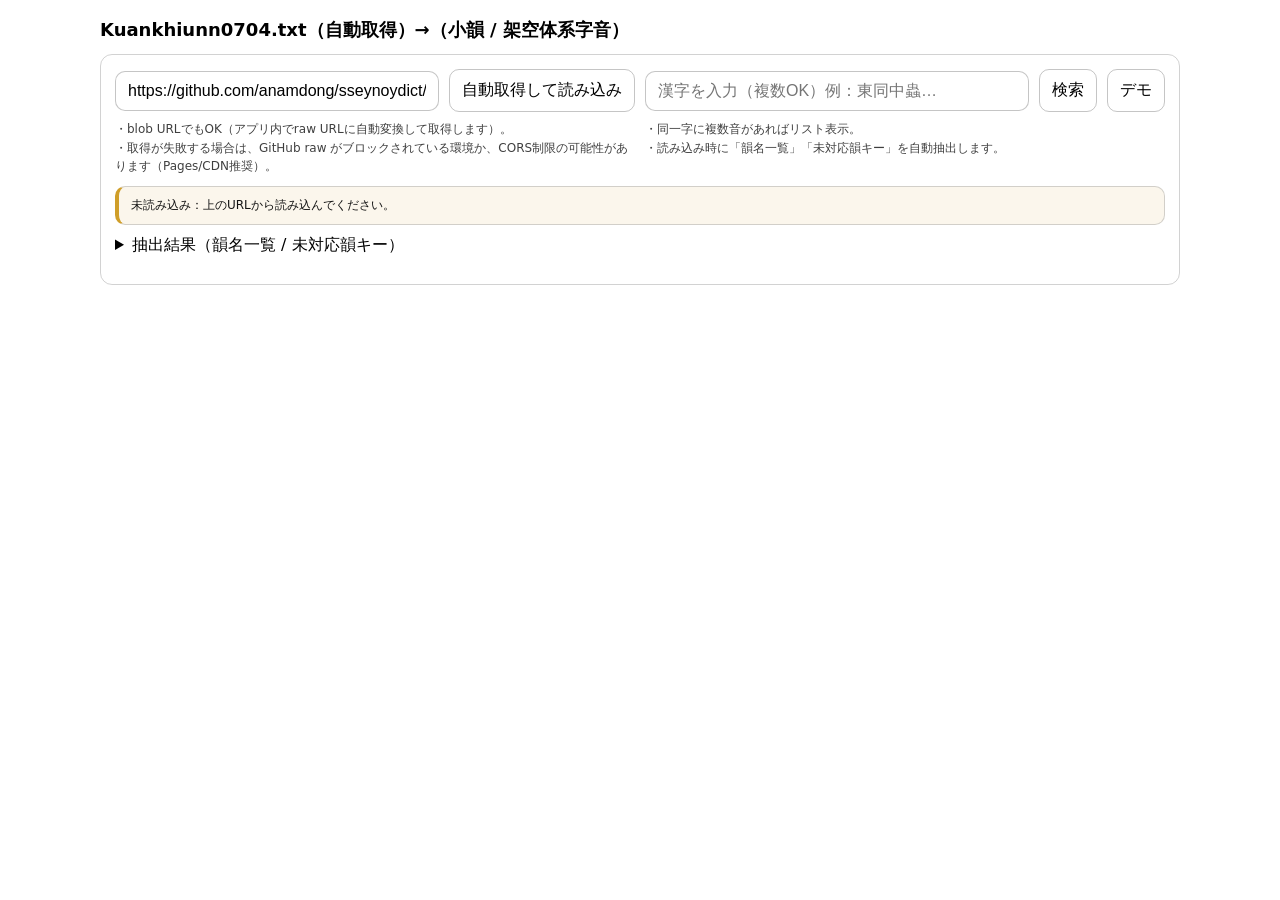
<file: kuankhiunn_app_mobile_v12.html>
<!doctype html>
<html lang="ja">
<head>
  <meta charset="utf-8" />
  <meta name="viewport" content="width=device-width,initial-scale=1" />
  <title>Kuankhiunn0704.txt（自動取得）→（小韻 / 架空体系字音）</title>
  <style>
    :root { color-scheme: light dark; }
    body { font-family: system-ui,-apple-system,"Segoe UI",Roboto,"Noto Sans JP",sans-serif; margin:0; }
    .wrap { max-width: 1080px; margin: 0 auto; padding: 18px; }
    h1 { font-size: 18px; margin: 0 0 12px; }
    .card { border: 1px solid rgba(127,127,127,.35); border-radius: 12px; padding: 14px; }
    .row { display:flex; gap:10px; flex-wrap:wrap; align-items:center; }
    input[type="text"], input[type="url"]{
      flex:1; min-width: 260px; padding: 10px 12px; border-radius: 10px;
      border: 1px solid rgba(127,127,127,.45); font-size: 16px;
    }
    button{
      touch-action: manipulation;
      -webkit-tap-highlight-color: rgba(0,0,0,0);

      padding: 10px 12px; border-radius: 10px; border: 1px solid rgba(127,127,127,.45);
      background: transparent; cursor:pointer; font-size: 16px;
    }
    button:hover { filter: brightness(1.06); }
    .hint { font-size: 12px; opacity: .75; margin-top: 8px; line-height: 1.55; }
    .status{
      margin-top:10px; font-size:12px; opacity:.92; padding:10px 12px; border-radius:10px;
      border: 1px solid rgba(127,127,127,.35);
    }
    .ok{ border-left:4px solid rgba(40,160,80,.9); background: rgba(40,160,80,.08); }
    .warn{ border-left:4px solid rgba(200,140,0,.9); background: rgba(200,140,0,.08); }
    .bad{ border-left:4px solid rgba(200,80,80,.9); background: rgba(200,80,80,.08); }
    .out{ margin-top:14px; }
    .charBlock{ border-top:1px dashed rgba(127,127,127,.35); padding-top:12px; margin-top:12px; }
    .charTitle{ display:flex; align-items:baseline; gap:10px; }
    .han{ font-size:28px; font-weight:800; }
    .meta{ font-size:12px; opacity:.75; }
    .entry{ padding:10px 12px; border:1px solid rgba(127,127,127,.35); border-radius:12px; margin-top:10px; }
    .entryHeader{ display:flex; gap:10px; flex-wrap:wrap; align-items:baseline; }
    .tag{ font-size:12px; padding:2px 8px; border:1px solid rgba(127,127,127,.35); border-radius:999px; opacity:.85; }
    .mono{ font-family: ui-monospace, SFMono-Regular, Menlo, Consolas, monospace; }
    .reading{ font-size:18px; font-weight:800; }
    .small{ font-size:12px; opacity:.78; margin-top:6px; line-height:1.55; }
    details{ margin-top:10px; }
    summary{ cursor:pointer; }
    .grid2{ display:grid; grid-template-columns: 1fr 1fr; gap:10px; }
    @media (max-width: 760px){ .grid2{ grid-template-columns: 1fr; } }
    textarea{
      width:100%; min-height:140px; border-radius:10px; border:1px solid rgba(127,127,127,.35);
      padding:10px 12px; font-size:12px;
      font-family: ui-monospace, SFMono-Regular, Menlo, Consolas, monospace;
    }
  </style>
</head>
<body>
<div class="wrap">
  <h1>Kuankhiunn0704.txt（自動取得）→（小韻 / 架空体系字音）</h1>

  <div class="card">
    <div class="grid2">
      <div>
        <div class="row">
          <input id="url" type="url"
            value="https://github.com/anamdong/sseynoydict/blob/main/Kuankhiunn0704.txt"
            placeholder="Kuankhiunn0704.txt のURL（blobでもOK）" />
          <button id="loadUrlBtn">自動取得して読み込み</button>
        </div>
        <div class="hint">
          ・blob URLでもOK（アプリ内でraw URLに自動変換して取得します）。<br>
          ・取得が失敗する場合は、GitHub raw がブロックされている環境か、CORS制限の可能性があります（Pages/CDN推奨）。
        </div>
      </div>

      <div>
        <div class="row">
          <input id="q" type="text" placeholder="漢字を入力（複数OK）例：東同中蟲…" autocomplete="off" />
          <button id="searchBtn">検索</button>
          <button id="demoBtn">デモ</button>
        </div>
        <div class="hint">
          ・同一字に複数音があればリスト表示。<br>
          ・読み込み時に「韻名一覧」「未対応韻キー」を自動抽出します。
        </div>
      </div>
    </div>

    <div id="status" class="status warn">未読み込み：上のURLから読み込んでください。</div>
    <div id="mobileHint" class="status warn" style="display:none">
      【スマホでボタンが押せない場合】ファイルアプリの「プレビュー」ではJSが動かずボタンが反応しないことがあります。<br>
      <b>共有 → Safari/Chromeで開く</b>（または「ブラウザで開く」）で開いてください。
    </div>


    <details>
      <summary>抽出結果（韻名一覧 / 未対応韻キー）</summary>
      <div class="small">
        <div class="mono" style="margin:8px 0 4px">韻名（rimeName）一覧</div>
        <textarea id="rimeNames" readonly></textarea>
        <div class="mono" style="margin:10px 0 4px">未対応の韻キー（RIME_ROMANに無い）</div>
        <textarea id="missingKeys" readonly></textarea>
      </div>
    </details>

    <div id="out" class="out"></div>
  </div>
</div>

<script>
let INDEX = new Map();
let RIME_ROMAN = {};

function setStatus(msg, kind="warn"){
  const el = document.getElementById("status");
  el.className = `status ${kind}`;
  el.textContent = msg;
}
function escapeHtml(s){
  return String(s).replace(/[&<>"']/g, c=>({ "&":"&amp;","<":"&lt;",">":"&gt;",'"':"&quot;","'":"&#39;" }[c]));
}
function normalizeTextUrl(url){
  const m = url.match(/^https:\/\/github\.com\/([^/]+)\/([^/]+)\/blob\/([^/]+)\/(.+)$/);
  if (m){
    const [, user, repo, branch, path] = m;
    return `https://raw.githubusercontent.com/${user}/${repo}/${branch}/${path}`;
  }
  return url;
}

function stripBracketNotes(s){
  return (s||"")
    .replace(/\[[^\]]*\]/g, "")
    .replace(/\{[^}]*\}/g, "")
    .replace(/\([^)]*\)/g, "")
    .replace(/\s+/g, "");
}
function isCjkIdeograph(ch){
  const cp = ch.codePointAt(0);
  return (cp >= 0x3400 && cp <= 0x9FFF) || (cp >= 0x20000 && cp <= 0x2EBEF);
}
function splitIdeographs(s){
  const cleaned = stripBracketNotes(s);
  return Array.from(cleaned).filter(isCjkIdeograph);
}
function parseLine(line){
  if (!line || !line.includes("|")) return null;
  const parts = line.split("|").map(s => (s ?? "").trim());
  for (let i=0;i<parts.length;i++){
    const tok = parts[i];
    if (tok === "開" || tok === "合"){
      const initial = parts[i-1];
      const deng = parts[i+1];
      const rime = parts[i+2];
      const tone = parts[i+3];
      if (["一","二","三","四"].includes(deng) && ["平","上","去","入"].includes(tone) && initial){
        return { fanqie: parts[2]||"", charsRaw: parts[3]||"", initialMu: initial, kaihe: tok, deng, rimeName: rime, tone };
      }
    }
  }
  return null;
}

const INITIAL_ROMAN = {
  "幫":"b","滂":"p","並":"b","明":"m",
  "非":"f","敷":"f","奉":"f","微":"w",
  "端":"d","透":"t","定":"d","泥":"n",
  "知":"zh","徹":"ch","澄":"zh","娘":"nh",
  "精":"z","清":"c","從":"z","心":"s","邪":"j",
  "照":"zh","穿":"ch","牀":"s",
  "莊":"zh","初":"ch","崇":"s",
  "章":"zh","昌":"ch","常":"s",
  "審":"sh","禅":"sh",
  "生":"sh","俟":"sh",
  "書":"sh","船":"sh",
  "見":"g","溪":"k","群":"g","疑":"",
  "影":"'", "曉":"h","匣":"h","云":"",
  "以":"y","喩":"y",
  "來":"l","日":"r",
};
const VOICED_MU = new Set(["並","奉","定","澄","従","邪","牀","禅","群","匣"]);

const MASTER_RIME_ROMAN = {
  "東一":"ung","屋一":"uk","東三":"iung","屋三":"iuk",
  "冬一":"ong","沃":"ok","鍾三":"iong","燭":"iok",
  "江二":"ang","覺":"ak",
  "唐一":"ang","鐸":"ak","唐一合":"wang","鐸合":"wak",
  "陽三":"iang","藥":"iak","陽三合":"yang","藥合":"yak",
  "庚二":"aang","陌二":"aak","庚二合":"waang","陌二合":"waak","庚三":"iaang","陌三":"iaak","庚三合":"uaang","陌三合":"uaak",
  "耕二":"ang","麥":"ak","耕二合":"wang","麥合":"wak",
  "清三":"ing","昔":"ik","清三合":"ing","昔合":"ik",
  "青四":"eng","錫":"ek","青四合":"yeng","錫合":"yek",
  "登一":"ung","德":"uk","登一合":"wung","德合":"wuk",
  "蒸三":"ing","職":"ik","蒸三合":"wing","職合":"ik",
  "眞A三":"in","質A":"it",
  "眞B三":"in","質B":"it",
  "眞B三合":"uin","質B合":"uit",
  "臻三":"ien","櫛":"iet",
  "諄三合":"un","術":"ut",
  "痕一":"on",
  "魂一合":"won","沒":"wot",
  "欣三":"un","迄":"ut",
  "文三合":"un","物":"ut",
  "寒一開":"an","曷":"at",
  "桓一合":"wan","末":"wat",
  "元三":"ian","月":"iat","元三合":"uan","月合":"uat",
  "刪二":"an","黠":"at","刪二合":"wan","黠合":"wat",
  "山二":"aan","鎋":"aat","山二合":"waan","鎋合":"waat",
  "仙A三":"ien","薛A":"iet","仙A三合":"uen","薛A合":"uet",
  "仙B三":"ien","薛B":"iet","仙B三合":"uen","薛B合":"uet",
  "先四":"in","屑":"it","先四合":"uin","屑合":"uit",
  "侵A三":"im","緝A":"ip",
  "侵B三":"im","緝B":"ip",
  "談一":"am","盍":"ap",
  "嚴三":"iem","業":"iep",
  "凡三合":"yom","乏":"yop",
  "銜二":"aam","狎":"aap",
  "咸二":"em","洽":"ep",
  "鹽A三":"im","葉A":"ip",
  "鹽B三":"iem","葉B":"iep",
  "添四":"im","怗":"ip",
  "覃一":"am","合":"ap",
  "歌一":"aa",
  "戈一合":"wa","戈三":"ia","戈三合":"ua",
  "麻二":"a","麻二合":"wa","麻三":"ia",
  "支A三":"i","支A三合":"wi",
  "支B三":"i","支B三合":"wi",
  "脂A三":"i","脂A三合":"wi",
  "脂B三":"i","脂B三合":"wi",
  "之三":"i",
  "微三":"ei","微三合":"wei",
  "魚三":"iu",
  "模一":"uu",
  "虞三合":"u",
  "泰一":"ai","泰一合":"wai",
  "廢三":"iay","廢三合":"yay",
  "夬二":"ai","夬二合":"wai",
  "佳二":"ay","佳二合":"way",
  "皆二":"aay","皆二合":"waay",
  "祭A三":"ie","祭A三合":"ue",
  "祭B三":"ie","祭B三合":"ue",
  "齊四":"ey","齊四合":"wey",
  "咍一":"aay","灰一合":"waay",
  "豪一":"au",
  "肴二":"iau",
  "宵A三":"ieu",
  "宵B三":"iew",
  "蕭四":"iao",
  "尤三":"iou",
  "侯一":"ow",
  "幽三":"iu",
};

const RU_RIME_MAP = {
  "東":"屋","冬":"沃","鍾":"燭","江":"覺","唐":"鐸","陽":"藥",
  "庚":"陌","耕":"麥","清":"昔","青":"錫","登":"德","蒸":"職",
  "眞A":"質A","眞B":"質B","臻":"櫛","諄":"術","魂":"沒","欣":"迄","文":"物",
  "寒":"曷","桓":"末","元":"月","刪":"黠","山":"鎋",
  "仙A":"薛A","仙B":"薛B","先":"屑",
  "侵A":"緝A","侵B":"緝B","談":"盍","嚴":"業","凡":"乏","銜":"狎","咸":"洽","鹽A":"葉A","鹽B":"葉B","添":"怗","覃":"合",
};

function makeRimeKey(rimeName, deng, kaihe, tone){
  let base = rimeName;
  if (tone === "入") base = RU_RIME_MAP[rimeName] || rimeName;
  if (base === "寒" && deng === "一" && kaihe === "開" && tone !== "入") return "寒一開";
  const key = base + deng + (kaihe === "合" ? "合" : "");
  if (MASTER_RIME_ROMAN[key]) return key;
  if (MASTER_RIME_ROMAN[base]) return base;
  const key2 = base + deng;
  if (MASTER_RIME_ROMAN[key2]) return key2;
  return key;
}

function initialGroup(mu){
  const dorsal = new Set(["見","溪","群","疑"]);
  const retroflex = new Set(["知","徹","澄","娘"]);
  const dental = new Set(["精","清","從","心","邪","照","穿","牀","莊","初","崇","章","昌","常","審","禅","生","俟","書","船"]);
  if (dorsal.has(mu)) return "dorsal";
  if (retroflex.has(mu)) return "coronal";
  if (dental.has(mu)) return "coronal";
  const labial = new Set(["幫","滂","並","明","非","敷","奉","微"]);
  if (labial.has(mu)) return "labial";
  return "other";
}

function extractNucleus(r){
  if (r === "iu" || r === "uu") return { nucleus: r[0], start: 0, len: 1 };
  const vowels = new Set(["a","e","i","o","u","y"]);
  let i = 0;
  while (i < r.length && ["i","u","w","y"].includes(r[i])) {
    const nxt = r[i+1];
    if (nxt && vowels.has(nxt)) { i++; continue; }
    break;
  }
  if (i >= r.length) return { nucleus: r[0] || "", start: 0, len: 1 };
  if (r.slice(i,i+2) === "aa") return { nucleus:"aa", start:i, len:2 };
  return { nucleus:r[i], start:i, len:1 };
}

function hasPalatalGlide(r){
  const nuc = extractNucleus(r);
  return (r.startsWith("i") || r.startsWith("y")) && nuc.start > 0;
}
function dropLeadingPalatalGlide(r){
  if (r.startsWith("i") || r.startsWith("y")) return r.slice(1);
  return r;
}
function isOpenSyllable(r){ return /[aeiouy]$/.test(r); }
function applyBTypeCodaMutation(r, group){
  const ends = suf => r.endsWith(suf);
  if (group === "dorsal"){
    if (ends("ng")) return r.slice(0,-2) + "nh";
    if (ends("k"))  return r.slice(0,-1) + "ch";
    if (isOpenSyllable(r)) return r + "h";
    return r;
  }
  if (group === "coronal"){
    if (ends("n")) return r.slice(0,-1) + "nn";
    if (ends("t")) return r.slice(0,-1) + "ts";
    if (isOpenSyllable(r)) return r + "h";
    return r;
  }
  if (group === "labial"){
    if (ends("m")) return r.slice(0,-1) + "mh";
    if (ends("p")) return r.slice(0,-1) + "v";
    if (isOpenSyllable(r)) return r + "h";
    return r;
  }
  return r;
}

function yinToYang(n){
  if (n==="aa") return "ae";
  if (n==="a") return "ae";
  if (n==="e") return "eo";
  if (n==="i") return "y";
  if (n==="o") return "oe";
  if (n==="u") return "ue";
  return n;
}
function replaceAt(str, start, len, repl){
  return str.slice(0,start)+repl+str.slice(start+len);
}
const COMB_ACUTE="\u0301", COMB_GRAVE="\u0300";
function addToneMarkToNucleus(syl, nucleusStart, tone){
  if (tone!=="上" && tone!=="去") return syl;
  const mark = (tone==="上") ? COMB_ACUTE : COMB_GRAVE;
  const ch = syl[nucleusStart];
  return (syl.slice(0,nucleusStart)+ch+mark+syl.slice(nucleusStart+1)).normalize("NFC");
}

function postProcess(initialRoman, rimeRoman){
  const nuc = extractNucleus(rimeRoman);
  const hasIGlide = rimeRoman.startsWith("i") && nuc.start > 0;
  const hasYGlide = rimeRoman.startsWith("y") && nuc.start > 0;

  if (!initialRoman && hasIGlide) rimeRoman = "y" + rimeRoman.slice(1);
  if (["j","zh","ch","sh","x"].includes(initialRoman) && hasIGlide) rimeRoman = rimeRoman.slice(1);

  if (["b","p","m"].includes(initialRoman)) {
    if (rimeRoman.startsWith("w")) rimeRoman = rimeRoman.slice(1);
    if (hasYGlide) rimeRoman = rimeRoman.slice(1);
  }

  if ((initialRoman === "w" || initialRoman === "f") && hasYGlide) {
    rimeRoman = rimeRoman.slice(1);
  }

  
  // NEW: delete glide u- after initial w (e.g. wuán -> wán), only when u is a glide (not nucleus)
  if (initialRoman === "w" && rimeRoman.startsWith("u")) {
    const nucU = extractNucleus(rimeRoman);
    const hasUGlide = nucU.start > 0; // u- treated as glide only if nucleus starts later
    if (hasUGlide) rimeRoman = rimeRoman.slice(1);
  }

  // NEW: delete glide i- after initial y (e.g. yiok -> yok), only when i is a glide (not nucleus)
  if (initialRoman === "y" && rimeRoman.startsWith("i")) {
    const nucI = extractNucleus(rimeRoman);
    const hasIGlide2 = nucI.start > 0; // i- treated as glide only if nucleus starts later
    if (hasIGlide2) rimeRoman = rimeRoman.slice(1);
  }
if (initialRoman === "l" && rimeRoman.startsWith("w")) {
    const tmp = rimeRoman.slice(1);
    const nuc2 = extractNucleus(tmp).nucleus;
    if (["a","aa","o","u","oe","ue"].includes(nuc2)) rimeRoman = tmp;
  }
  return rimeRoman;
}

function convertOne(mc){
  const mu = (mc.initialMu || "").trim();
  const tone = (mc.tone || "").trim();
  const rimeKey = (mc.rimeKey || "").trim();

  let initialRoman = (INITIAL_ROMAN[mu]!==undefined)? INITIAL_ROMAN[mu] : "";
  let shiftedLabial = false;

  if ((mc.kaihe || "").trim() === "合") {
    if (mu === "幫" || mu === "滂" || mu === "並") { initialRoman = "f"; shiftedLabial = true; }
    if (mu === "明") { initialRoman = "w"; shiftedLabial = true; }
  }

  let rimeRoman = RIME_ROMAN[rimeKey];
  if (typeof rimeRoman !== "string" || rimeRoman.length === 0) return { ok:false, error:`韻キー未対応：${rimeKey}` };

  if (shiftedLabial && rimeRoman.startsWith("w")) rimeRoman = rimeRoman.slice(1);

  const grp = initialGroup(mu);
  let isB = false;

  if ((grp==="dorsal" || grp==="coronal") && hasPalatalGlide(rimeRoman)) {
    isB = true;
    rimeRoman = dropLeadingPalatalGlide(rimeRoman);
    rimeRoman = applyBTypeCodaMutation(rimeRoman, grp);
  }

  rimeRoman = postProcess(initialRoman, rimeRoman);

  const voiced = VOICED_MU.has(mu);
  if (voiced){
    const nuc3 = extractNucleus(rimeRoman);
    rimeRoman = replaceAt(rimeRoman, nuc3.start, nuc3.len, yinToYang(nuc3.nucleus));
  }

  const nuc2 = extractNucleus(rimeRoman);
  const base = initialRoman + rimeRoman;
  const nucleusStart = initialRoman.length + nuc2.start;
  const withTone = addToneMarkToNucleus(base, nucleusStart, tone);

  return { ok:true, reading: withTone, debug:{ initialRoman, rimeRoman, voiced, isB, grp } };
}

function loadFromText(text){
  const lines = text.split(/\r?\n/);
  const idx = new Map();
  const rimeNameSet = new Set();
  const keySet = new Set();
  const missing = new Set();

  for (const line of lines){
    const p = parseLine(line);
    if (!p) continue;
    const chars = splitIdeographs(p.charsRaw);
    if (chars.length === 0) continue;

    rimeNameSet.add(p.rimeName);

    const xiaoyun = `${p.fanqie}${chars[0] ? "（"+chars[0]+"）" : ""}`;
    const rimeKey = makeRimeKey(p.rimeName, p.deng, p.kaihe, p.tone);
    keySet.add(rimeKey);

    const mc = { initialMu: p.initialMu, kaihe:p.kaihe, deng:p.deng, rimeName:p.rimeName, tone:p.tone, rimeKey };

    for (const ch of chars){
      const entry = { char: ch, xiaoyun, mc };
      if (!idx.has(ch)) idx.set(ch, []);
      idx.get(ch).push(entry);
    }
  }

  const r = {};
  for (const k of keySet){
    if (MASTER_RIME_ROMAN[k]) r[k] = MASTER_RIME_ROMAN[k];
    else missing.add(k);
  }
  RIME_ROMAN = r;
  INDEX = idx;

  document.getElementById("rimeNames").value = Array.from(rimeNameSet).sort().join("\n");
  document.getElementById("missingKeys").value = Array.from(missing).sort().join("\n");

  setStatus(`読み込み完了：索引文字数=${INDEX.size} / 未対応キー=${missing.size}`, missing.size ? "warn" : "ok");
}

function render(){
  const out = document.getElementById("out");
  out.innerHTML = "";
  if (!INDEX || INDEX.size === 0){
    out.innerHTML = `<div class="status warn">DBが未読み込みです。</div>`;
    return;
  }
  const input = document.getElementById("q").value.trim();
  if (!input) return;

  const chars = Array.from(input).filter(isCjkIdeograph);
  if (chars.length === 0) return;

  for (const ch of chars){
    const hits = INDEX.get(ch) || [];
    const block = document.createElement("div");
    block.className = "charBlock";

    const title = document.createElement("div");
    title.className = "charTitle";
    title.innerHTML = `<div class="han">${escapeHtml(ch)}</div><div class="meta">一致件数：${hits.length}</div>`;
    block.appendChild(title);

    if (!hits.length){
      const w = document.createElement("div");
      w.className = "status warn";
      w.textContent = "該当なし";
      block.appendChild(w);
      out.appendChild(block);
      continue;
    }

    hits.forEach((e, i) => {
      const conv = convertOne(e.mc);
      const div = document.createElement("div");
      div.className = "entry";
      div.innerHTML = `
        <div class="entryHeader">
          <span class="tag">#${i+1}</span>
          <span class="tag">小韻：${escapeHtml(e.xiaoyun)}</span>
          <span class="tag">中古：${escapeHtml(e.mc.initialMu)} + ${escapeHtml(e.mc.rimeKey)}（${escapeHtml(e.mc.tone)}）</span>
        </div>
        <div class="reading mono">${escapeHtml(conv.ok ? conv.reading : "（変換エラー）")}</div>
        <div class="small mono">${escapeHtml(conv.ok ? `init=${conv.debug.initialRoman||"∅"} / rime=${conv.debug.rimeRoman} / 乙類=${conv.debug.isB}` : conv.error)}</div>
      `;
      block.appendChild(div);
    });

    out.appendChild(block);
  }
}

bindTap(document.getElementById("loadUrlBtn"), async ()=>{
  const url0 = document.getElementById("url").value.trim();
  if (!url0) return setStatus("URLが空です。", "bad");
  const url = normalizeTextUrl(url0);
  try{
    setStatus(`取得中… ${url}`, "warn");
    const res = await fetch(url, { cache:"no-store" });
    if (!res.ok) throw new Error(`HTTP ${res.status} ${res.statusText}`);
    const text = await res.text();
    loadFromText(text);
    render();
  }catch(e){
    setStatus(`取得失敗：${String(e)}`, "bad");
  }
});
    if (!res.ok) throw new Error(`HTTP ${res.status} ${res.statusText}`);
    const text = await res.text();
    loadFromText(text);
    render();
  }catch(e){
    setStatus(`取得失敗：${String(e)}`, "bad");
  }
});
document.getElementById("searchBtn").addEventListener("click", render);
document.getElementById("q").addEventListener("keydown", e=>{ if (e.key==="Enter") render(); });
document.getElementById("demoBtn").addEventListener("click", ()=>{
  document.getElementById("q").value = "四申請網";
  render();
});

(function(){
  const ua = navigator.userAgent || "";
  const isMobile = /iPhone|iPad|iPod|Android/i.test(ua);
  if (isMobile){
    // If opened from file:// on iOS, JS runs in Safari; in "preview" it often won't even execute.
    // This hint still helps in many mobile contexts.
    const hint = document.getElementById("mobileHint");
    if (hint) hint.style.display = "block";
  }
})();

</script>
</body>
</html>
</file>
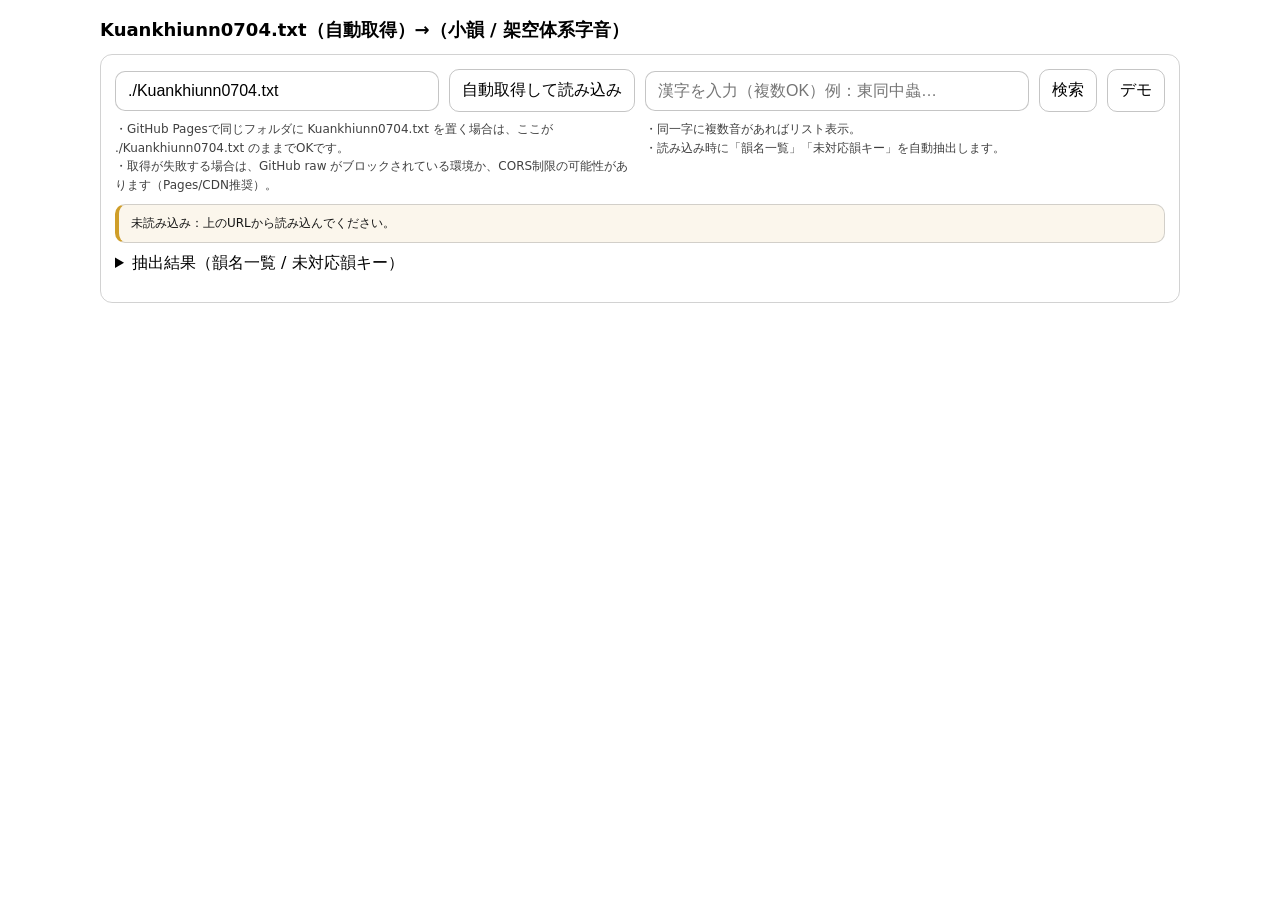
<file: kuankhiunn_app_pages_autoload.html>
<!doctype html>
<html lang="ja">
<head>
  <meta charset="utf-8" />
  <meta name="viewport" content="width=device-width,initial-scale=1" />
  <title>Kuankhiunn0704.txt（自動取得）→（小韻 / 架空体系字音）</title>
  <style>
    :root { color-scheme: light dark; }
    body { font-family: system-ui,-apple-system,"Segoe UI",Roboto,"Noto Sans JP",sans-serif; margin:0; }
    .wrap { max-width: 1080px; margin: 0 auto; padding: 18px; }
    h1 { font-size: 18px; margin: 0 0 12px; }
    .card { border: 1px solid rgba(127,127,127,.35); border-radius: 12px; padding: 14px; }
    .row { display:flex; gap:10px; flex-wrap:wrap; align-items:center; }
    input[type="text"], input[type="url"]{
      flex:1; min-width: 260px; padding: 10px 12px; border-radius: 10px;
      border: 1px solid rgba(127,127,127,.45); font-size: 16px;
    }
    button{
      padding: 10px 12px; border-radius: 10px; border: 1px solid rgba(127,127,127,.45);
      background: transparent; cursor:pointer; font-size: 16px;
    }
    button:hover { filter: brightness(1.06); }
    .hint { font-size: 12px; opacity: .75; margin-top: 8px; line-height: 1.55; }
    .status{
      margin-top:10px; font-size:12px; opacity:.92; padding:10px 12px; border-radius:10px;
      border: 1px solid rgba(127,127,127,.35);
    }
    .ok{ border-left:4px solid rgba(40,160,80,.9); background: rgba(40,160,80,.08); }
    .warn{ border-left:4px solid rgba(200,140,0,.9); background: rgba(200,140,0,.08); }
    .bad{ border-left:4px solid rgba(200,80,80,.9); background: rgba(200,80,80,.08); }
    .out{ margin-top:14px; }
    .charBlock{ border-top:1px dashed rgba(127,127,127,.35); padding-top:12px; margin-top:12px; }
    .charTitle{ display:flex; align-items:baseline; gap:10px; }
    .han{ font-size:28px; font-weight:800; }
    .meta{ font-size:12px; opacity:.75; }
    .entry{ padding:10px 12px; border:1px solid rgba(127,127,127,.35); border-radius:12px; margin-top:10px; }
    .entryHeader{ display:flex; gap:10px; flex-wrap:wrap; align-items:baseline; }
    .tag{ font-size:12px; padding:2px 8px; border:1px solid rgba(127,127,127,.35); border-radius:999px; opacity:.85; }
    .mono{ font-family: ui-monospace, SFMono-Regular, Menlo, Consolas, monospace; }
    .reading{ font-size:18px; font-weight:800; }
    .small{ font-size:12px; opacity:.78; margin-top:6px; line-height:1.55; }
    details{ margin-top:10px; }
    summary{ cursor:pointer; }
    .grid2{ display:grid; grid-template-columns: 1fr 1fr; gap:10px; }
    @media (max-width: 760px){ .grid2{ grid-template-columns: 1fr; } }
    textarea{
      width:100%; min-height:140px; border-radius:10px; border:1px solid rgba(127,127,127,.35);
      padding:10px 12px; font-size:12px;
      font-family: ui-monospace, SFMono-Regular, Menlo, Consolas, monospace;
    }
  </style>
</head>
<body>
<div class="wrap">
  <h1>Kuankhiunn0704.txt（自動取得）→（小韻 / 架空体系字音）</h1>

  <div class="card">
    <div class="grid2">
      <div>
        <div class="row">
          <input id="url" type="url"
            value="./Kuankhiunn0704.txt"
            placeholder="Kuankhiunn0704.txt のURL（blobでもOK）" />
          <button id="loadUrlBtn">自動取得して読み込み</button>
        </div>
        <div class="hint">
          ・GitHub Pagesで同じフォルダに Kuankhiunn0704.txt を置く場合は、ここが ./Kuankhiunn0704.txt のままでOKです。<br>
          ・取得が失敗する場合は、GitHub raw がブロックされている環境か、CORS制限の可能性があります（Pages/CDN推奨）。
        </div>
      </div>

      <div>
        <div class="row">
          <input id="q" type="text" placeholder="漢字を入力（複数OK）例：東同中蟲…" autocomplete="off" />
          <button id="searchBtn">検索</button>
          <button id="demoBtn">デモ</button>
        </div>
        <div class="hint">
          ・同一字に複数音があればリスト表示。<br>
          ・読み込み時に「韻名一覧」「未対応韻キー」を自動抽出します。
        </div>
      </div>
    </div>

    <div id="status" class="status warn">未読み込み：上のURLから読み込んでください。</div>

    <details>
      <summary>抽出結果（韻名一覧 / 未対応韻キー）</summary>
      <div class="small">
        <div class="mono" style="margin:8px 0 4px">韻名（rimeName）一覧</div>
        <textarea id="rimeNames" readonly></textarea>
        <div class="mono" style="margin:10px 0 4px">未対応の韻キー（RIME_ROMANに無い）</div>
        <textarea id="missingKeys" readonly></textarea>
      </div>
    </details>

    <div id="out" class="out"></div>
  </div>
</div>

<script>
let INDEX = new Map();
let RIME_ROMAN = {};

function setStatus(msg, kind="warn"){
  const el = document.getElementById("status");
  el.className = `status ${kind}`;
  el.textContent = msg;
}
function escapeHtml(s){
  return String(s).replace(/[&<>"']/g, c=>({ "&":"&amp;","<":"&lt;",">":"&gt;",'"':"&quot;","'":"&#39;" }[c]));
}
function normalizeTextUrl(url){
  const m = url.match(/^https:\/\/github\.com\/([^/]+)\/([^/]+)\/blob\/([^/]+)\/(.+)$/);
  if (m){
    const [, user, repo, branch, path] = m;
    return `https://raw.githubusercontent.com/${user}/${repo}/${branch}/${path}`;
  }
  return url;
}

function stripBracketNotes(s){
  return (s||"")
    .replace(/\[[^\]]*\]/g, "")
    .replace(/\{[^}]*\}/g, "")
    .replace(/\([^)]*\)/g, "")
    .replace(/\s+/g, "");
}
function isCjkIdeograph(ch){
  const cp = ch.codePointAt(0);
  return (cp >= 0x3400 && cp <= 0x9FFF) || (cp >= 0x20000 && cp <= 0x2EBEF);
}
function splitIdeographs(s){
  const cleaned = stripBracketNotes(s);
  return Array.from(cleaned).filter(isCjkIdeograph);
}
function parseLine(line){
  if (!line || !line.includes("|")) return null;
  const parts = line.split("|").map(s => (s ?? "").trim());
  for (let i=0;i<parts.length;i++){
    const tok = parts[i];
    if (tok === "開" || tok === "合"){
      const initial = parts[i-1];
      const deng = parts[i+1];
      const rime = parts[i+2];
      const tone = parts[i+3];
      if (["一","二","三","四"].includes(deng) && ["平","上","去","入"].includes(tone) && initial){
        return { fanqie: parts[2]||"", charsRaw: parts[3]||"", initialMu: initial, kaihe: tok, deng, rimeName: rime, tone };
      }
    }
  }
  return null;
}

const INITIAL_ROMAN = {
  "幫":"b","滂":"p","並":"b","明":"m",
  "非":"f","敷":"f","奉":"f","微":"w",
  "端":"d","透":"t","定":"d","泥":"n",
  "知":"zh","徹":"ch","澄":"zh","娘":"nh",
  "精":"z","清":"c","從":"z","心":"s","邪":"j",
  "照":"zh","穿":"ch","牀":"s",
  "莊":"zh","初":"ch","崇":"s",
  "章":"zh","昌":"ch","常":"s",
  "審":"sh","禅":"sh",
  "生":"sh","俟":"sh",
  "書":"sh","船":"sh",
  "見":"g","溪":"k","群":"g","疑":"",
  "影":"'", "曉":"h","匣":"h","云":"",
  "以":"y","喩":"y",
  "來":"l","日":"r",
};
const VOICED_MU = new Set(["並","奉","定","澄","従","邪","牀","禅","群","匣"]);

const MASTER_RIME_ROMAN = {
  "東一":"ung","屋一":"uk","東三":"iung","屋三":"iuk",
  "冬一":"ong","沃":"ok","鍾三":"iong","燭":"iok",
  "江二":"ang","覺":"ak",
  "唐一":"ang","鐸":"ak","唐一合":"wang","鐸合":"wak",
  "陽三":"iang","藥":"iak","陽三合":"yang","藥合":"yak",
  "庚二":"aang","陌二":"aak","庚二合":"waang","陌二合":"waak","庚三":"iaang","陌三":"iaak","庚三合":"uaang","陌三合":"uaak",
  "耕二":"ang","麥":"ak","耕二合":"wang","麥合":"wak",
  "清三":"ing","昔":"ik","清三合":"ing","昔合":"ik",
  "青四":"eng","錫":"ek","青四合":"yeng","錫合":"yek",
  "登一":"ung","德":"uk","登一合":"wung","德合":"wuk",
  "蒸三":"ing","職":"ik","蒸三合":"wing","職合":"ik",
  "眞A三":"in","質A":"it",
  "眞B三":"in","質B":"it",
  "眞B三合":"uin","質B合":"uit",
  "臻三":"ien","櫛":"iet",
  "諄三合":"un","術":"ut",
  "痕一":"on",
  "魂一合":"won","沒":"wot",
  "欣三":"un","迄":"ut",
  "文三合":"un","物":"ut",
  "寒一開":"an","曷":"at",
  "桓一合":"wan","末":"wat",
  "元三":"ian","月":"iat","元三合":"uan","月合":"uat",
  "刪二":"an","黠":"at","刪二合":"wan","黠合":"wat",
  "山二":"aan","鎋":"aat","山二合":"waan","鎋合":"waat",
  "仙A三":"ien","薛A":"iet","仙A三合":"uen","薛A合":"uet",
  "仙B三":"ien","薛B":"iet","仙B三合":"uen","薛B合":"uet",
  "先四":"in","屑":"it","先四合":"uin","屑合":"uit",
  "侵A三":"im","緝A":"ip",
  "侵B三":"im","緝B":"ip",
  "談一":"am","盍":"ap",
  "嚴三":"iem","業":"iep",
  "凡三合":"yom","乏":"yop",
  "銜二":"aam","狎":"aap",
  "咸二":"em","洽":"ep",
  "鹽A三":"im","葉A":"ip",
  "鹽B三":"iem","葉B":"iep",
  "添四":"im","怗":"ip",
  "覃一":"am","合":"ap",
  "歌一":"aa",
  "戈一合":"wa","戈三":"ia","戈三合":"ua",
  "麻二":"a","麻二合":"wa","麻三":"ia",
  "支A三":"i","支A三合":"wi",
  "支B三":"i","支B三合":"wi",
  "脂A三":"i","脂A三合":"wi",
  "脂B三":"i","脂B三合":"wi",
  "之三":"i",
  "微三":"ei","微三合":"wei",
  "魚三":"iu",
  "模一":"uu",
  "虞三合":"u",
  "泰一":"ai","泰一合":"wai",
  "廢三":"iay","廢三合":"yay",
  "夬二":"ai","夬二合":"wai",
  "佳二":"ay","佳二合":"way",
  "皆二":"aay","皆二合":"waay",
  "祭A三":"ie","祭A三合":"ue",
  "祭B三":"ie","祭B三合":"ue",
  "齊四":"ey","齊四合":"wey",
  "咍一":"aay","灰一合":"waay",
  "豪一":"au",
  "肴二":"iau",
  "宵A三":"ieu",
  "宵B三":"iew",
  "蕭四":"iao",
  "尤三":"iou",
  "侯一":"ow",
  "幽三":"iu",
};

const RU_RIME_MAP = {
  "東":"屋","冬":"沃","鍾":"燭","江":"覺","唐":"鐸","陽":"藥",
  "庚":"陌","耕":"麥","清":"昔","青":"錫","登":"德","蒸":"職",
  "眞A":"質A","眞B":"質B","臻":"櫛","諄":"術","魂":"沒","欣":"迄","文":"物",
  "寒":"曷","桓":"末","元":"月","刪":"黠","山":"鎋",
  "仙A":"薛A","仙B":"薛B","先":"屑",
  "侵A":"緝A","侵B":"緝B","談":"盍","嚴":"業","凡":"乏","銜":"狎","咸":"洽","鹽A":"葉A","鹽B":"葉B","添":"怗","覃":"合",
};

function makeRimeKey(rimeName, deng, kaihe, tone){
  let base = rimeName;
  if (tone === "入") base = RU_RIME_MAP[rimeName] || rimeName;
  if (base === "寒" && deng === "一" && kaihe === "開" && tone !== "入") return "寒一開";
  const key = base + deng + (kaihe === "合" ? "合" : "");
  if (MASTER_RIME_ROMAN[key]) return key;
  if (MASTER_RIME_ROMAN[base]) return base;
  const key2 = base + deng;
  if (MASTER_RIME_ROMAN[key2]) return key2;
  return key;
}

function initialGroup(mu){
  const dorsal = new Set(["見","溪","群","疑"]);
  const retroflex = new Set(["知","徹","澄","娘"]);
  const dental = new Set(["精","清","從","心","邪","照","穿","牀","莊","初","崇","章","昌","常","審","禅","生","俟","書","船"]);
  if (dorsal.has(mu)) return "dorsal";
  if (retroflex.has(mu)) return "coronal";
  if (dental.has(mu)) return "coronal";
  const labial = new Set(["幫","滂","並","明","非","敷","奉","微"]);
  if (labial.has(mu)) return "labial";
  return "other";
}

function extractNucleus(r){
  if (r === "iu" || r === "uu") return { nucleus: r[0], start: 0, len: 1 };
  const vowels = new Set(["a","e","i","o","u","y"]);
  let i = 0;
  while (i < r.length && ["i","u","w","y"].includes(r[i])) {
    const nxt = r[i+1];
    if (nxt && vowels.has(nxt)) { i++; continue; }
    break;
  }
  if (i >= r.length) return { nucleus: r[0] || "", start: 0, len: 1 };
  if (r.slice(i,i+2) === "aa") return { nucleus:"aa", start:i, len:2 };
  return { nucleus:r[i], start:i, len:1 };
}

function hasPalatalGlide(r){
  const nuc = extractNucleus(r);
  return (r.startsWith("i") || r.startsWith("y")) && nuc.start > 0;
}
function dropLeadingPalatalGlide(r){
  if (r.startsWith("i") || r.startsWith("y")) return r.slice(1);
  return r;
}
function isOpenSyllable(r){ return /[aeiouy]$/.test(r); }
function applyBTypeCodaMutation(r, group){
  const ends = suf => r.endsWith(suf);
  if (group === "dorsal"){
    if (ends("ng")) return r.slice(0,-2) + "nh";
    if (ends("k"))  return r.slice(0,-1) + "ch";
    if (isOpenSyllable(r)) return r + "h";
    return r;
  }
  if (group === "coronal"){
    if (ends("n")) return r.slice(0,-1) + "nn";
    if (ends("t")) return r.slice(0,-1) + "ts";
    if (isOpenSyllable(r)) return r + "h";
    return r;
  }
  if (group === "labial"){
    if (ends("m")) return r.slice(0,-1) + "mh";
    if (ends("p")) return r.slice(0,-1) + "v";
    if (isOpenSyllable(r)) return r + "h";
    return r;
  }
  return r;
}

function yinToYang(n){
  if (n==="aa") return "ae";
  if (n==="a") return "ae";
  if (n==="e") return "eo";
  if (n==="i") return "y";
  if (n==="o") return "oe";
  if (n==="u") return "ue";
  return n;
}
function replaceAt(str, start, len, repl){
  return str.slice(0,start)+repl+str.slice(start+len);
}
const COMB_ACUTE="\u0301", COMB_GRAVE="\u0300";
function addToneMarkToNucleus(syl, nucleusStart, tone){
  if (tone!=="上" && tone!=="去") return syl;
  const mark = (tone==="上") ? COMB_ACUTE : COMB_GRAVE;
  const ch = syl[nucleusStart];
  return (syl.slice(0,nucleusStart)+ch+mark+syl.slice(nucleusStart+1)).normalize("NFC");
}

function postProcess(initialRoman, rimeRoman){
  const nuc = extractNucleus(rimeRoman);
  const hasIGlide = rimeRoman.startsWith("i") && nuc.start > 0;
  const hasYGlide = rimeRoman.startsWith("y") && nuc.start > 0;

  if (!initialRoman && hasIGlide) rimeRoman = "y" + rimeRoman.slice(1);
  if (["j","zh","ch","sh","x"].includes(initialRoman) && hasIGlide) rimeRoman = rimeRoman.slice(1);

  if (["b","p","m"].includes(initialRoman)) {
    if (rimeRoman.startsWith("w")) rimeRoman = rimeRoman.slice(1);
    if (hasYGlide) rimeRoman = rimeRoman.slice(1);
  }

  if ((initialRoman === "w" || initialRoman === "f") && hasYGlide) {
    rimeRoman = rimeRoman.slice(1);
  }

  
  // NEW: delete glide u- after initial w (e.g. wuán -> wán), only when u is a glide (not nucleus)
  if (initialRoman === "w" && rimeRoman.startsWith("u")) {
    const nucU = extractNucleus(rimeRoman);
    const hasUGlide = nucU.start > 0; // u- treated as glide only if nucleus starts later
    if (hasUGlide) rimeRoman = rimeRoman.slice(1);
  }

  // NEW: delete glide i- after initial y (e.g. yiok -> yok), only when i is a glide (not nucleus)
  if (initialRoman === "y" && rimeRoman.startsWith("i")) {
    const nucI = extractNucleus(rimeRoman);
    const hasIGlide2 = nucI.start > 0; // i- treated as glide only if nucleus starts later
    if (hasIGlide2) rimeRoman = rimeRoman.slice(1);
  }
if (initialRoman === "l" && rimeRoman.startsWith("w")) {
    const tmp = rimeRoman.slice(1);
    const nuc2 = extractNucleus(tmp).nucleus;
    if (["a","aa","o","u","oe","ue"].includes(nuc2)) rimeRoman = tmp;
  }
  return rimeRoman;
}

function convertOne(mc){
  const mu = (mc.initialMu || "").trim();
  const tone = (mc.tone || "").trim();
  const rimeKey = (mc.rimeKey || "").trim();

  let initialRoman = (INITIAL_ROMAN[mu]!==undefined)? INITIAL_ROMAN[mu] : "";
  let shiftedLabial = false;

  if ((mc.kaihe || "").trim() === "合") {
    if (mu === "幫" || mu === "滂" || mu === "並") { initialRoman = "f"; shiftedLabial = true; }
    if (mu === "明") { initialRoman = "w"; shiftedLabial = true; }
  }

  let rimeRoman = RIME_ROMAN[rimeKey];
  if (typeof rimeRoman !== "string" || rimeRoman.length === 0) return { ok:false, error:`韻キー未対応：${rimeKey}` };

  if (shiftedLabial && rimeRoman.startsWith("w")) rimeRoman = rimeRoman.slice(1);

  const grp = initialGroup(mu);
  let isB = false;

  if ((grp==="dorsal" || grp==="coronal") && hasPalatalGlide(rimeRoman)) {
    isB = true;
    rimeRoman = dropLeadingPalatalGlide(rimeRoman);
    rimeRoman = applyBTypeCodaMutation(rimeRoman, grp);
  }

  rimeRoman = postProcess(initialRoman, rimeRoman);

  const voiced = VOICED_MU.has(mu);
  if (voiced){
    const nuc3 = extractNucleus(rimeRoman);
    rimeRoman = replaceAt(rimeRoman, nuc3.start, nuc3.len, yinToYang(nuc3.nucleus));
  }

  const nuc2 = extractNucleus(rimeRoman);
  const base = initialRoman + rimeRoman;
  const nucleusStart = initialRoman.length + nuc2.start;
  const withTone = addToneMarkToNucleus(base, nucleusStart, tone);

  return { ok:true, reading: withTone, debug:{ initialRoman, rimeRoman, voiced, isB, grp } };
}

function loadFromText(text){
  const lines = text.split(/\r?\n/);
  const idx = new Map();
  const rimeNameSet = new Set();
  const keySet = new Set();
  const missing = new Set();

  for (const line of lines){
    const p = parseLine(line);
    if (!p) continue;
    const chars = splitIdeographs(p.charsRaw);
    if (chars.length === 0) continue;

    rimeNameSet.add(p.rimeName);

    const xiaoyun = `${p.fanqie}${chars[0] ? "（"+chars[0]+"）" : ""}`;
    const rimeKey = makeRimeKey(p.rimeName, p.deng, p.kaihe, p.tone);
    keySet.add(rimeKey);

    const mc = { initialMu: p.initialMu, kaihe:p.kaihe, deng:p.deng, rimeName:p.rimeName, tone:p.tone, rimeKey };

    for (const ch of chars){
      const entry = { char: ch, xiaoyun, mc };
      if (!idx.has(ch)) idx.set(ch, []);
      idx.get(ch).push(entry);
    }
  }

  const r = {};
  for (const k of keySet){
    if (MASTER_RIME_ROMAN[k]) r[k] = MASTER_RIME_ROMAN[k];
    else missing.add(k);
  }
  RIME_ROMAN = r;
  INDEX = idx;

  document.getElementById("rimeNames").value = Array.from(rimeNameSet).sort().join("\n");
  document.getElementById("missingKeys").value = Array.from(missing).sort().join("\n");

  setStatus(`読み込み完了：索引文字数=${INDEX.size} / 未対応キー=${missing.size}`, missing.size ? "warn" : "ok");
}

function render(){
  const out = document.getElementById("out");
  out.innerHTML = "";
  if (!INDEX || INDEX.size === 0){
    out.innerHTML = `<div class="status warn">DBが未読み込みです。</div>`;
    return;
  }
  const input = document.getElementById("q").value.trim();
  if (!input) return;

  const chars = Array.from(input).filter(isCjkIdeograph);
  if (chars.length === 0) return;

  for (const ch of chars){
    const hits = INDEX.get(ch) || [];
    const block = document.createElement("div");
    block.className = "charBlock";

    const title = document.createElement("div");
    title.className = "charTitle";
    title.innerHTML = `<div class="han">${escapeHtml(ch)}</div><div class="meta">一致件数：${hits.length}</div>`;
    block.appendChild(title);

    if (!hits.length){
      const w = document.createElement("div");
      w.className = "status warn";
      w.textContent = "該当なし";
      block.appendChild(w);
      out.appendChild(block);
      continue;
    }

    hits.forEach((e, i) => {
      const conv = convertOne(e.mc);
      const div = document.createElement("div");
      div.className = "entry";
      div.innerHTML = `
        <div class="entryHeader">
          <span class="tag">#${i+1}</span>
          <span class="tag">小韻：${escapeHtml(e.xiaoyun)}</span>
          <span class="tag">中古：${escapeHtml(e.mc.initialMu)} + ${escapeHtml(e.mc.rimeKey)}（${escapeHtml(e.mc.tone)}）</span>
        </div>
        <div class="reading mono">${escapeHtml(conv.ok ? conv.reading : "（変換エラー）")}</div>
        <div class="small mono">${escapeHtml(conv.ok ? `init=${conv.debug.initialRoman||"∅"} / rime=${conv.debug.rimeRoman} / 乙類=${conv.debug.isB}` : conv.error)}</div>
      `;
      block.appendChild(div);
    });

    out.appendChild(block);
  }
}

document.getElementById("loadUrlBtn").addEventListener("click", async ()=>{
  const url0 = document.getElementById("url").value.trim();
  if (!url0) return setStatus("URLが空です。", "bad");
  const url = normalizeTextUrl(url0);
  try{
    setStatus(`取得中… ${url}`, "warn");
    const res = await fetch(url, { cache:"no-store" });
    if (!res.ok) throw new Error(`HTTP ${res.status} ${res.statusText}`);
    const text = await res.text();
    loadFromText(text);
    render();
  }catch(e){
    setStatus(`取得失敗：${String(e)}`, "bad");
  }
});
document.getElementById("searchBtn").addEventListener("click", render);
document.getElementById("q").addEventListener("keydown", e=>{ if (e.key==="Enter") render(); });
document.getElementById("demoBtn").addEventListener("click", ()=>{
  document.getElementById("q").value = "四申請網";
  render();
});
</script>
</body>
</html>
</file>
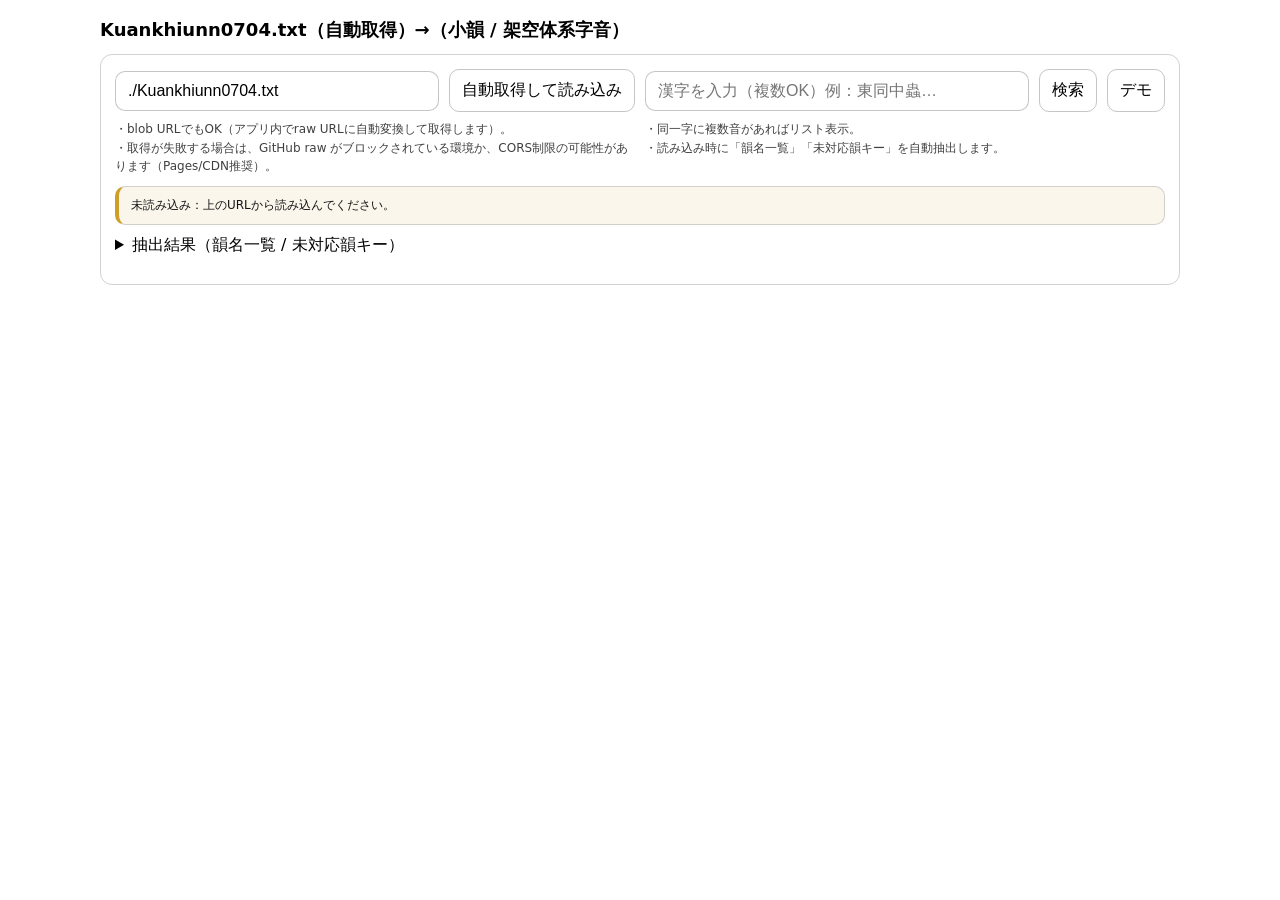
<file: kuankhiunn_pages_v14.html>
<!doctype html>
<html lang="ja">
<head>
  <meta charset="utf-8" />
  <meta name="viewport" content="width=device-width,initial-scale=1" />
  <title>Kuankhiunn0704.txt（自動取得）→（小韻 / 架空体系字音）</title>
  <style>
    :root { color-scheme: light dark; }
    body { font-family: system-ui,-apple-system,"Segoe UI",Roboto,"Noto Sans JP",sans-serif; margin:0; }
    .wrap { max-width: 1080px; margin: 0 auto; padding: 18px; }
    h1 { font-size: 18px; margin: 0 0 12px; }
    .card { border: 1px solid rgba(127,127,127,.35); border-radius: 12px; padding: 14px; }
    .row { display:flex; gap:10px; flex-wrap:wrap; align-items:center; }
    input[type="text"], input[type="url"]{
      flex:1; min-width: 260px; padding: 10px 12px; border-radius: 10px;
      border: 1px solid rgba(127,127,127,.45); font-size: 16px;
    }
    button{
      touch-action: manipulation;
      -webkit-tap-highlight-color: rgba(0,0,0,0);

      padding: 10px 12px; border-radius: 10px; border: 1px solid rgba(127,127,127,.45);
      background: transparent; cursor:pointer; font-size: 16px;
    }
    button:hover { filter: brightness(1.06); }
    .hint { font-size: 12px; opacity: .75; margin-top: 8px; line-height: 1.55; }
    .status{
      margin-top:10px; font-size:12px; opacity:.92; padding:10px 12px; border-radius:10px;
      border: 1px solid rgba(127,127,127,.35);
    }
    .ok{ border-left:4px solid rgba(40,160,80,.9); background: rgba(40,160,80,.08); }
    .warn{ border-left:4px solid rgba(200,140,0,.9); background: rgba(200,140,0,.08); }
    .bad{ border-left:4px solid rgba(200,80,80,.9); background: rgba(200,80,80,.08); }
    .out{ margin-top:14px; }
    .charBlock{ border-top:1px dashed rgba(127,127,127,.35); padding-top:12px; margin-top:12px; }
    .charTitle{ display:flex; align-items:baseline; gap:10px; }
    .han{ font-size:28px; font-weight:800; }
    .meta{ font-size:12px; opacity:.75; }
    .entry{ padding:10px 12px; border:1px solid rgba(127,127,127,.35); border-radius:12px; margin-top:10px; }
    .entryHeader{ display:flex; gap:10px; flex-wrap:wrap; align-items:baseline; }
    .tag{ font-size:12px; padding:2px 8px; border:1px solid rgba(127,127,127,.35); border-radius:999px; opacity:.85; }
    .mono{ font-family: ui-monospace, SFMono-Regular, Menlo, Consolas, monospace; }
    .reading{ font-size:18px; font-weight:800; }
    .small{ font-size:12px; opacity:.78; margin-top:6px; line-height:1.55; }
    details{ margin-top:10px; }
    summary{ cursor:pointer; }
    .grid2{ display:grid; grid-template-columns: 1fr 1fr; gap:10px; }
    @media (max-width: 760px){ .grid2{ grid-template-columns: 1fr; } }
    textarea{
      width:100%; min-height:140px; border-radius:10px; border:1px solid rgba(127,127,127,.35);
      padding:10px 12px; font-size:12px;
      font-family: ui-monospace, SFMono-Regular, Menlo, Consolas, monospace;
    }
  </style>
</head>
<body>
<div class="wrap">
  <h1>Kuankhiunn0704.txt（自動取得）→（小韻 / 架空体系字音）</h1>

  <div class="card">
    <div class="grid2">
      <div>
        <div class="row">
          <input id="url" type="url"
            value="./Kuankhiunn0704.txt"
            placeholder="Kuankhiunn0704.txt のURL（blobでもOK）" />
          <button id="loadUrlBtn">自動取得して読み込み</button>
        </div>
        <div class="hint">
          ・blob URLでもOK（アプリ内でraw URLに自動変換して取得します）。<br>
          ・取得が失敗する場合は、GitHub raw がブロックされている環境か、CORS制限の可能性があります（Pages/CDN推奨）。
        </div>
      </div>

      <div>
        <div class="row">
          <input id="q" type="text" placeholder="漢字を入力（複数OK）例：東同中蟲…" autocomplete="off" />
          <button id="searchBtn">検索</button>
          <button id="demoBtn">デモ</button>
        </div>
        <div class="hint">
          ・同一字に複数音があればリスト表示。<br>
          ・読み込み時に「韻名一覧」「未対応韻キー」を自動抽出します。
        </div>
      </div>
    </div>

    <div id="status" class="status warn">未読み込み：上のURLから読み込んでください。</div>
    <div id="mobileHint" class="status warn" style="display:none">
      【スマホでボタンが押せない場合】ファイルアプリの「プレビュー」やアプリ内ブラウザではJSが動かないことがあります。<br>
      <b>Safari/Chromeで開く</b>（または「ブラウザで開く」）で開いてください。
    </div>


    <details>
      <summary>抽出結果（韻名一覧 / 未対応韻キー）</summary>
      <div class="small">
        <div class="mono" style="margin:8px 0 4px">韻名（rimeName）一覧</div>
        <textarea id="rimeNames" readonly></textarea>
        <div class="mono" style="margin:10px 0 4px">未対応の韻キー（RIME_ROMANに無い）</div>
        <textarea id="missingKeys" readonly></textarea>
      </div>
    </details>

    <div id="out" class="out"></div>
  </div>
</div>

<script>
let INDEX = new Map();
let RIME_ROMAN = {};

function setStatus(msg, kind="warn"){
  const el = document.getElementById("status");
  el.className = `status ${kind}`;
  el.textContent = msg;
}
function escapeHtml(s){
  return String(s).replace(/[&<>"']/g, c=>({ "&":"&amp;","<":"&lt;",">":"&gt;",'"':"&quot;","'":"&#39;" }[c]));
}
function normalizeTextUrl(url){
  const m = url.match(/^https:\/\/github\.com\/([^/]+)\/([^/]+)\/blob\/([^/]+)\/(.+)$/);
  if (m){
    const [, user, repo, branch, path] = m;
    return `https://raw.githubusercontent.com/${user}/${repo}/${branch}/${path}`;
  }
  return url;
}

function stripBracketNotes(s){
  return (s||"")
    .replace(/\[[^\]]*\]/g, "")
    .replace(/\{[^}]*\}/g, "")
    .replace(/\([^)]*\)/g, "")
    .replace(/\s+/g, "");
}
function isCjkIdeograph(ch){
  const cp = ch.codePointAt(0);
  return (cp >= 0x3400 && cp <= 0x9FFF) || (cp >= 0x20000 && cp <= 0x2EBEF);
}
function splitIdeographs(s){
  const cleaned = stripBracketNotes(s);
  return Array.from(cleaned).filter(isCjkIdeograph);
}
function parseLine(line){
  if (!line || !line.includes("|")) return null;
  const parts = line.split("|").map(s => (s ?? "").trim());
  for (let i=0;i<parts.length;i++){
    const tok = parts[i];
    if (tok === "開" || tok === "合"){
      const initial = parts[i-1];
      const deng = parts[i+1];
      const rime = parts[i+2];
      const tone = parts[i+3];
      if (["一","二","三","四"].includes(deng) && ["平","上","去","入"].includes(tone) && initial){
        return { fanqie: parts[2]||"", charsRaw: parts[3]||"", initialMu: initial, kaihe: tok, deng, rimeName: rime, tone };
      }
    }
  }
  return null;
}

const INITIAL_ROMAN = {
  "幫":"b","滂":"p","並":"b","明":"m",
  "非":"f","敷":"f","奉":"f","微":"w",
  "端":"d","透":"t","定":"d","泥":"n",
  "知":"zh","徹":"ch","澄":"zh","娘":"nh",
  "精":"z","清":"c","從":"z","心":"s","邪":"j",
  "照":"zh","穿":"ch","牀":"s",
  "莊":"zh","初":"ch","崇":"s",
  "章":"zh","昌":"ch","常":"s",
  "審":"sh","禅":"sh",
  "生":"sh","俟":"sh",
  "書":"sh","船":"sh",
  "見":"g","溪":"k","群":"g","疑":"",
  "影":"'", "曉":"h","匣":"h","云":"",
  "以":"y","喩":"y",
  "來":"l","日":"r",
};
const VOICED_MU = new Set(["並","奉","定","澄","従","邪","牀","禅","群","匣"]);

const MASTER_RIME_ROMAN = {
  "東一":"ung","屋一":"uk","東三":"iung","屋三":"iuk",
  "冬一":"ong","沃":"ok","鍾三":"iong","燭":"iok",
  "江二":"ang","覺":"ak",
  "唐一":"ang","鐸":"ak","唐一合":"wang","鐸合":"wak",
  "陽三":"iang","藥":"iak","陽三合":"yang","藥合":"yak",
  "庚二":"aang","陌二":"aak","庚二合":"waang","陌二合":"waak","庚三":"iaang","陌三":"iaak","庚三合":"uaang","陌三合":"uaak",
  "耕二":"ang","麥":"ak","耕二合":"wang","麥合":"wak",
  "清三":"ing","昔":"ik","清三合":"ing","昔合":"ik",
  "青四":"eng","錫":"ek","青四合":"yeng","錫合":"yek",
  "登一":"ung","德":"uk","登一合":"wung","德合":"wuk",
  "蒸三":"ing","職":"ik","蒸三合":"wing","職合":"ik",
  "眞A三":"in","質A":"it",
  "眞B三":"in","質B":"it",
  "眞B三合":"uin","質B合":"uit",
  "臻三":"ien","櫛":"iet",
  "諄三合":"un","術":"ut",
  "痕一":"on",
  "魂一合":"won","沒":"wot",
  "欣三":"un","迄":"ut",
  "文三合":"un","物":"ut",
  "寒一開":"an","曷":"at",
  "桓一合":"wan","末":"wat",
  "元三":"ian","月":"iat","元三合":"uan","月合":"uat",
  "刪二":"an","黠":"at","刪二合":"wan","黠合":"wat",
  "山二":"aan","鎋":"aat","山二合":"waan","鎋合":"waat",
  "仙A三":"ien","薛A":"iet","仙A三合":"uen","薛A合":"uet",
  "仙B三":"ien","薛B":"iet","仙B三合":"uen","薛B合":"uet",
  "先四":"in","屑":"it","先四合":"uin","屑合":"uit",
  "侵A三":"im","緝A":"ip",
  "侵B三":"im","緝B":"ip",
  "談一":"am","盍":"ap",
  "嚴三":"iem","業":"iep",
  "凡三合":"yom","乏":"yop",
  "銜二":"aam","狎":"aap",
  "咸二":"em","洽":"ep",
  "鹽A三":"im","葉A":"ip",
  "鹽B三":"iem","葉B":"iep",
  "添四":"im","怗":"ip",
  "覃一":"am","合":"ap",
  "歌一":"aa",
  "戈一合":"wa","戈三":"ia","戈三合":"ua",
  "麻二":"a","麻二合":"wa","麻三":"ia",
  "支A三":"i","支A三合":"wi",
  "支B三":"i","支B三合":"wi",
  "脂A三":"i","脂A三合":"wi",
  "脂B三":"i","脂B三合":"wi",
  "之三":"i",
  "微三":"ei","微三合":"wei",
  "魚三":"iu",
  "模一":"uu",
  "虞三合":"u",
  "泰一":"ai","泰一合":"wai",
  "廢三":"iay","廢三合":"yay",
  "夬二":"ai","夬二合":"wai",
  "佳二":"ay","佳二合":"way",
  "皆二":"aay","皆二合":"waay",
  "祭A三":"ie","祭A三合":"ue",
  "祭B三":"ie","祭B三合":"ue",
  "齊四":"ey","齊四合":"wey",
  "咍一":"aay","灰一合":"waay",
  "豪一":"au",
  "肴二":"iau",
  "宵A三":"ieu",
  "宵B三":"iew",
  "蕭四":"iao",
  "尤三":"iou",
  "侯一":"ow",
  "幽三":"iu",
};

const RU_RIME_MAP = {
  "東":"屋","冬":"沃","鍾":"燭","江":"覺","唐":"鐸","陽":"藥",
  "庚":"陌","耕":"麥","清":"昔","青":"錫","登":"德","蒸":"職",
  "眞A":"質A","眞B":"質B","臻":"櫛","諄":"術","魂":"沒","欣":"迄","文":"物",
  "寒":"曷","桓":"末","元":"月","刪":"黠","山":"鎋",
  "仙A":"薛A","仙B":"薛B","先":"屑",
  "侵A":"緝A","侵B":"緝B","談":"盍","嚴":"業","凡":"乏","銜":"狎","咸":"洽","鹽A":"葉A","鹽B":"葉B","添":"怗","覃":"合",
};

function makeRimeKey(rimeName, deng, kaihe, tone){
  let base = rimeName;
  if (tone === "入") base = RU_RIME_MAP[rimeName] || rimeName;
  if (base === "寒" && deng === "一" && kaihe === "開" && tone !== "入") return "寒一開";
  const key = base + deng + (kaihe === "合" ? "合" : "");
  if (MASTER_RIME_ROMAN[key]) return key;
  if (MASTER_RIME_ROMAN[base]) return base;
  const key2 = base + deng;
  if (MASTER_RIME_ROMAN[key2]) return key2;
  return key;
}

function initialGroup(mu){
  const dorsal = new Set(["見","溪","群","疑"]);
  const retroflex = new Set(["知","徹","澄","娘"]);
  const dental = new Set(["精","清","從","心","邪","照","穿","牀","莊","初","崇","章","昌","常","審","禅","生","俟","書","船"]);
  if (dorsal.has(mu)) return "dorsal";
  if (retroflex.has(mu)) return "coronal";
  if (dental.has(mu)) return "coronal";
  const labial = new Set(["幫","滂","並","明","非","敷","奉","微"]);
  if (labial.has(mu)) return "labial";
  return "other";
}

function extractNucleus(r){
  if (r === "iu" || r === "uu") return { nucleus: r[0], start: 0, len: 1 };
  const vowels = new Set(["a","e","i","o","u","y"]);
  let i = 0;
  while (i < r.length && ["i","u","w","y"].includes(r[i])) {
    const nxt = r[i+1];
    if (nxt && vowels.has(nxt)) { i++; continue; }
    break;
  }
  if (i >= r.length) return { nucleus: r[0] || "", start: 0, len: 1 };
  if (r.slice(i,i+2) === "aa") return { nucleus:"aa", start:i, len:2 };
  return { nucleus:r[i], start:i, len:1 };
}

function hasPalatalGlide(r){
  const nuc = extractNucleus(r);
  return (r.startsWith("i") || r.startsWith("y")) && nuc.start > 0;
}
function dropLeadingPalatalGlide(r){
  if (r.startsWith("i") || r.startsWith("y")) return r.slice(1);
  return r;
}
function isOpenSyllable(r){ return /[aeiouy]$/.test(r); }
function applyBTypeCodaMutation(r, group){
  const ends = suf => r.endsWith(suf);
  if (group === "dorsal"){
    if (ends("ng")) return r.slice(0,-2) + "nh";
    if (ends("k"))  return r.slice(0,-1) + "ch";
    if (isOpenSyllable(r)) return r + "h";
    return r;
  }
  if (group === "coronal"){
    if (ends("n")) return r.slice(0,-1) + "nn";
    if (ends("t")) return r.slice(0,-1) + "ts";
    if (isOpenSyllable(r)) return r + "h";
    return r;
  }
  if (group === "labial"){
    if (ends("m")) return r.slice(0,-1) + "mh";
    if (ends("p")) return r.slice(0,-1) + "v";
    if (isOpenSyllable(r)) return r + "h";
    return r;
  }
  return r;
}

function yinToYang(n){
  if (n==="aa") return "ae";
  if (n==="a") return "ae";
  if (n==="e") return "eo";
  if (n==="i") return "y";
  if (n==="o") return "oe";
  if (n==="u") return "ue";
  return n;
}
function replaceAt(str, start, len, repl){
  return str.slice(0,start)+repl+str.slice(start+len);
}
const COMB_ACUTE="\u0301", COMB_GRAVE="\u0300";
function addToneMarkToNucleus(syl, nucleusStart, tone){
  if (tone!=="上" && tone!=="去") return syl;
  const mark = (tone==="上") ? COMB_ACUTE : COMB_GRAVE;
  const ch = syl[nucleusStart];
  return (syl.slice(0,nucleusStart)+ch+mark+syl.slice(nucleusStart+1)).normalize("NFC");
}

function postProcess(initialRoman, rimeRoman){
  const nuc = extractNucleus(rimeRoman);
  const hasIGlide = rimeRoman.startsWith("i") && nuc.start > 0;
  const hasYGlide = rimeRoman.startsWith("y") && nuc.start > 0;

  if (!initialRoman && hasIGlide) rimeRoman = "y" + rimeRoman.slice(1);
  if (["j","zh","ch","sh","x"].includes(initialRoman) && hasIGlide) rimeRoman = rimeRoman.slice(1);

  if (["b","p","m"].includes(initialRoman)) {
    if (rimeRoman.startsWith("w")) rimeRoman = rimeRoman.slice(1);
    if (hasYGlide) rimeRoman = rimeRoman.slice(1);
  }

  if ((initialRoman === "w" || initialRoman === "f") && hasYGlide) {
    rimeRoman = rimeRoman.slice(1);
  }

  
  // NEW: delete glide u- after initial w (e.g. wuán -> wán), only when u is a glide (not nucleus)
  if (initialRoman === "w" && rimeRoman.startsWith("u")) {
    const nucU = extractNucleus(rimeRoman);
    const hasUGlide = nucU.start > 0; // u- treated as glide only if nucleus starts later
    if (hasUGlide) rimeRoman = rimeRoman.slice(1);
  }

  // NEW: delete glide i- after initial y (e.g. yiok -> yok), only when i is a glide (not nucleus)
  if (initialRoman === "y" && rimeRoman.startsWith("i")) {
    const nucI = extractNucleus(rimeRoman);
    const hasIGlide2 = nucI.start > 0; // i- treated as glide only if nucleus starts later
    if (hasIGlide2) rimeRoman = rimeRoman.slice(1);
  }
if (initialRoman === "l" && rimeRoman.startsWith("w")) {
    const tmp = rimeRoman.slice(1);
    const nuc2 = extractNucleus(tmp).nucleus;
    if (["a","aa","o","u","oe","ue"].includes(nuc2)) rimeRoman = tmp;
  }
  return rimeRoman;
}

function convertOne(mc){
  const mu = (mc.initialMu || "").trim();
  const tone = (mc.tone || "").trim();
  const rimeKey = (mc.rimeKey || "").trim();

  let initialRoman = (INITIAL_ROMAN[mu]!==undefined)? INITIAL_ROMAN[mu] : "";
  let shiftedLabial = false;

  if ((mc.kaihe || "").trim() === "合") {
    if (mu === "幫" || mu === "滂" || mu === "並") { initialRoman = "f"; shiftedLabial = true; }
    if (mu === "明") { initialRoman = "w"; shiftedLabial = true; }
  }

  let rimeRoman = RIME_ROMAN[rimeKey];
  if (typeof rimeRoman !== "string" || rimeRoman.length === 0) return { ok:false, error:`韻キー未対応：${rimeKey}` };

  if (shiftedLabial && rimeRoman.startsWith("w")) rimeRoman = rimeRoman.slice(1);

  const grp = initialGroup(mu);
  let isB = false;

  if ((grp==="dorsal" || grp==="coronal") && hasPalatalGlide(rimeRoman)) {
    isB = true;
    rimeRoman = dropLeadingPalatalGlide(rimeRoman);
    rimeRoman = applyBTypeCodaMutation(rimeRoman, grp);
  }

  rimeRoman = postProcess(initialRoman, rimeRoman);

  const voiced = VOICED_MU.has(mu);
  if (voiced){
    const nuc3 = extractNucleus(rimeRoman);
    rimeRoman = replaceAt(rimeRoman, nuc3.start, nuc3.len, yinToYang(nuc3.nucleus));
  }

  const nuc2 = extractNucleus(rimeRoman);
  const base = initialRoman + rimeRoman;
  const nucleusStart = initialRoman.length + nuc2.start;
  const withTone = addToneMarkToNucleus(base, nucleusStart, tone);

  return { ok:true, reading: withTone, debug:{ initialRoman, rimeRoman, voiced, isB, grp } };
}

function loadFromText(text){
  const lines = text.split(/\r?\n/);
  const idx = new Map();
  const rimeNameSet = new Set();
  const keySet = new Set();
  const missing = new Set();

  for (const line of lines){
    const p = parseLine(line);
    if (!p) continue;
    const chars = splitIdeographs(p.charsRaw);
    if (chars.length === 0) continue;

    rimeNameSet.add(p.rimeName);

    const xiaoyun = `${p.fanqie}${chars[0] ? "（"+chars[0]+"）" : ""}`;
    const rimeKey = makeRimeKey(p.rimeName, p.deng, p.kaihe, p.tone);
    keySet.add(rimeKey);

    const mc = { initialMu: p.initialMu, kaihe:p.kaihe, deng:p.deng, rimeName:p.rimeName, tone:p.tone, rimeKey };

    for (const ch of chars){
      const entry = { char: ch, xiaoyun, mc };
      if (!idx.has(ch)) idx.set(ch, []);
      idx.get(ch).push(entry);
    }
  }

  const r = {};
  for (const k of keySet){
    if (MASTER_RIME_ROMAN[k]) r[k] = MASTER_RIME_ROMAN[k];
    else missing.add(k);
  }
  RIME_ROMAN = r;
  INDEX = idx;

  document.getElementById("rimeNames").value = Array.from(rimeNameSet).sort().join("\n");
  document.getElementById("missingKeys").value = Array.from(missing).sort().join("\n");

  setStatus(`読み込み完了：索引文字数=${INDEX.size} / 未対応キー=${missing.size}`, missing.size ? "warn" : "ok");
}

function render(){
  const out = document.getElementById("out");
  out.innerHTML = "";
  if (!INDEX || INDEX.size === 0){
    out.innerHTML = `<div class="status warn">DBが未読み込みです。</div>`;
    return;
  }
  const input = document.getElementById("q").value.trim();
  if (!input) return;

  const chars = Array.from(input).filter(isCjkIdeograph);
  if (chars.length === 0) return;

  for (const ch of chars){
    const hits = INDEX.get(ch) || [];
    const block = document.createElement("div");
    block.className = "charBlock";

    const title = document.createElement("div");
    title.className = "charTitle";
    title.innerHTML = `<div class="han">${escapeHtml(ch)}</div><div class="meta">一致件数：${hits.length}</div>`;
    block.appendChild(title);

    if (!hits.length){
      const w = document.createElement("div");
      w.className = "status warn";
      w.textContent = "該当なし";
      block.appendChild(w);
      out.appendChild(block);
      continue;
    }

    hits.forEach((e, i) => {
      const conv = convertOne(e.mc);
      const div = document.createElement("div");
      div.className = "entry";
      div.innerHTML = `
        <div class="entryHeader">
          <span class="tag">#${i+1}</span>
          <span class="tag">小韻：${escapeHtml(e.xiaoyun)}</span>
          <span class="tag">中古：${escapeHtml(e.mc.initialMu)} + ${escapeHtml(e.mc.rimeKey)}（${escapeHtml(e.mc.tone)}）</span>
        </div>
        <div class="reading mono">${escapeHtml(conv.ok ? conv.reading : "（変換エラー）")}</div>
        <div class="small mono">${escapeHtml(conv.ok ? `init=${conv.debug.initialRoman||"∅"} / rime=${conv.debug.rimeRoman} / 乙類=${conv.debug.isB}` : conv.error)}</div>
      `;
      block.appendChild(div);
    });

    out.appendChild(block);
  }
}


function bindTap(el, fn){
  // Robust tap handler for mobile browsers/webviews
  let locked = false;
  const run = async (e) => {
    if (locked) return;
    locked = true;
    try { await fn(e); } finally { setTimeout(()=>{ locked=false; }, 350); }
  };
  el.addEventListener("click", run);
  el.addEventListener("pointerup", run);
  el.addEventListener("touchend", (e)=>{ e.preventDefault(); run(e); }, { passive:false });
}

const loadBtn = document.getElementById("loadUrlBtn");

async function loadKuankhiunnFromInputUrl(){
  const url0 = document.getElementById("url").value.trim();
  if (!url0) return setStatus("URLが空です。", "bad");
  const url = normalizeTextUrl(url0);
  try{
    setStatus(`取得中… ${url}`, "warn");
    const res = await fetch(url, { cache:"no-store" });
    if (!res.ok) throw new Error(`HTTP ${res.status} ${res.statusText}`);
    const text = await res.text();
    loadFromText(text);
    render();
  }catch(e){
    setStatus(`取得失敗：${String(e)}`, "bad");
  }
}

bindTap(loadBtn, loadKuankhiunnFromInputUrl);

// Auto-load on open (GitHub Pages想定)
window.addEventListener("DOMContentLoaded", () => {
  const hintEl = document.getElementById("mobileHint");
  const ua = navigator.userAgent || "";
  if (/iPhone|iPad|iPod|Android/i.test(ua) && hintEl) hintEl.style.display = "block";
  if (document.getElementById("url").value.trim()) {
    loadKuankhiunnFromInputUrl();
  }
});
if (!res.ok) throw new Error(`HTTP ${res.status} ${res.statusText}`);
    const text = await res.text();
    loadFromText(text);
    render();
  }catch(e){
    setStatus(`取得失敗：${String(e)}`, "bad");
  }
});
document.getElementById("searchBtn").addEventListener("click", render);
document.getElementById("q").addEventListener("keydown", e=>{ if (e.key==="Enter") render(); });
document.getElementById("demoBtn").addEventListener("click", ()=>{
  document.getElementById("q").value = "四申請網";
  render();
});
</script>
</body>
</html>
</file>
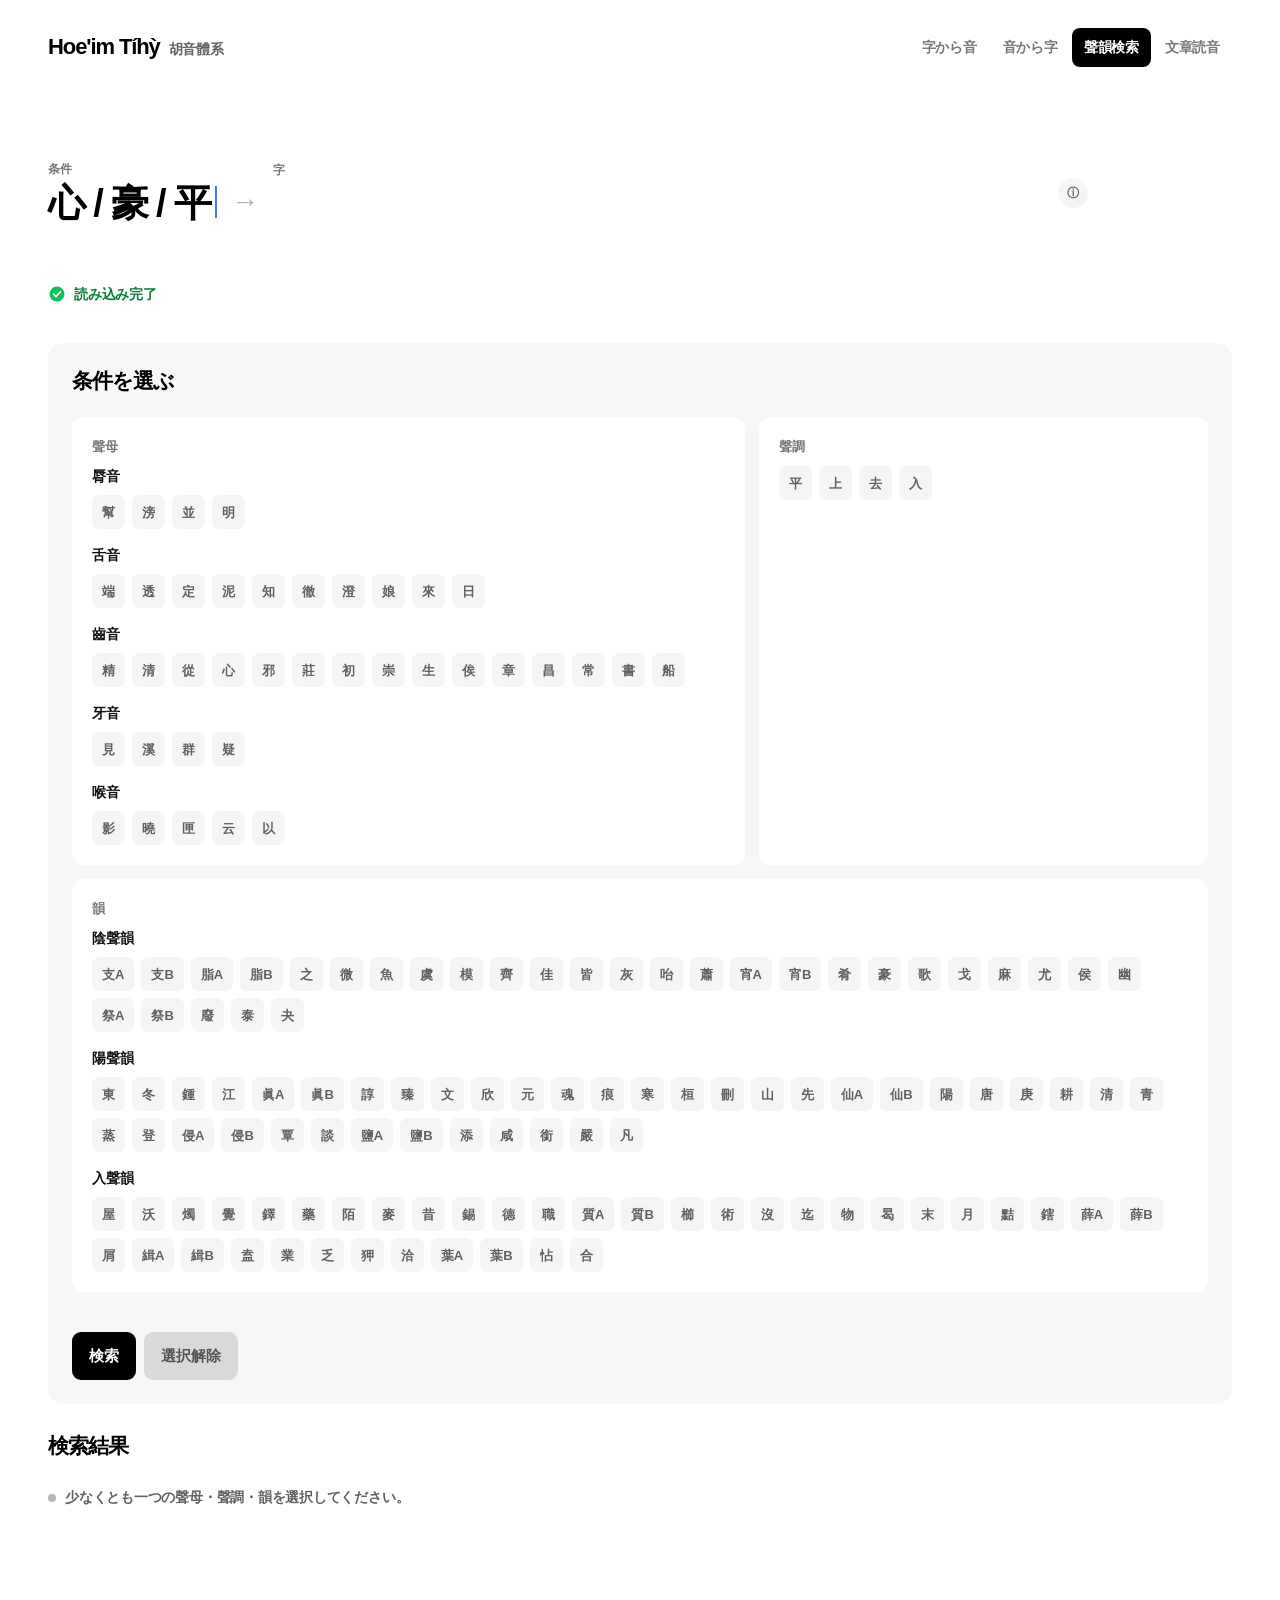
<file: mc-tools.html>
<!doctype html>
<html lang="ja">
<head>
  <meta charset="utf-8" />
  <meta name="viewport" content="width=device-width,initial-scale=1" />
  <title>Hoe'im Tíhỳ 胡音體系 | 聲韻検索</title>
  <link rel="stylesheet" href="./site.css?v=20260921a" />
</head>
<body>
<div class="appShell">
  <header class="globalHeader">
    <a class="brand" href="./index.html"><span>Hoe'im Tíhỳ</span><span class="brandScript">胡音體系</span></a>
    <nav class="siteTabs" aria-label="Section navigation">
      <a class="siteTab" href="./index.html">字から音</a>
      <a class="siteTab" href="./sound-search.html">音から字</a>
      <a class="siteTab current" href="./mc-tools.html">聲韻検索</a>
      <a class="siteTab" href="./text-reader.html">文章読音</a>
    </nav>
  </header>

  <main class="workspace">
  <section class="toolCard">
    <section class="toolDemo" data-tool-demo="mc" aria-label="聲韻から字の例">
      <h1 class="visuallyHidden">聲韻検索</h1>
      <div class="toolDemoTrack" aria-hidden="true">
        <div class="toolDemoPart"><span class="toolDemoKicker">条件</span><span class="toolDemoValue toolDemoInput" data-demo-input></span></div>
        <span class="toolDemoArrow">→</span>
        <div class="toolDemoPart"><span class="toolDemoKicker">字</span><span class="toolDemoValue toolDemoOutput" data-demo-output></span></div>
      </div>
      <details class="infoToggle">
        <summary aria-label="このページと使い方"><span class="infoIcon" aria-hidden="true">ⓘ</span></summary>
        <div class="infoPanel">
          <div class="infoLine">聲母・聲調・韻を複数選択して、中古音の条件から対応字を束で確認できます。</div>
          <div class="infoLine">聲母・聲調・韻を複数選択して一致する字を表示します。片方だけの選択でも検索できます。</div>
        </div>
      </details>
    </section>
    <div id="status" class="status warn">辞書を自動読み込み中…</div>

    <section class="filterWorkspace">
      <div class="sectionBar"><h2 class="sectionTitle">条件を選ぶ</h2></div>
      <div class="filterPanels">
        <div class="filterPanel">
          <div class="sectionLabel">聲母</div>
          <div id="initialOptions" class="optionGroupStack"></div>
        </div>
        <div class="filterPanel">
          <div class="sectionLabel">聲調</div>
          <div id="toneOptions" class="optionGrid"></div>
        </div>
        <div class="filterPanel filterPanelWide">
          <div class="sectionLabel">韻</div>
          <div id="rimeOptions" class="optionGroupStack"></div>
        </div>
      </div>

      <div class="row actionRow">
        <button id="mcSearchBtn" class="btnAccent">検索</button>
        <button id="mcClearBtn" class="btnSecondary">選択解除</button>
      </div>
    </section>

    <section class="resultsArea">
      <div class="sectionBar"><h2 class="sectionTitle">検索結果</h2></div>
      <div id="mcSummary" class="selectionMeta"></div>
      <div id="mcOut" class="out"></div>
    </section>
  </section>
  </main>
</div>

<script src="./Kuankhiunn0704.txt.js?v=20260331a"></script>
<script src="./frequency-reading-overrides.js?v=20260921d"></script>
<script src="./dictionary-core.js?v=20261006b"></script>
<script src="./tool-demo-terms.js?v=20260904a"></script>
<script src="./tool-demos.js?v=20260921a"></script>
<script>
const core = window.HuDictionaryCore;
let dictionary = null;
const DEFAULT_SOURCE_URL = `./${core.LOCAL_SOURCE_NAME}`;
const selectedInitialMus = new Set();
const selectedRimeNames = new Set();
const selectedTones = new Set();

const TONE_ORDER = ["平", "上", "去", "入"];

const INITIAL_GROUPS = [
  { label: "脣音", values: ["幫", "滂", "並", "明", "非", "敷", "奉", "微"] },
  { label: "舌音", values: ["端", "透", "定", "泥", "知", "徹", "澄", "娘", "來", "日"] },
  { label: "齒音", values: ["精", "清", "從", "心", "邪", "莊", "初", "崇", "生", "俟", "章", "昌", "常", "書", "船", "照", "穿", "牀", "審", "禅"] },
  { label: "牙音", values: ["見", "溪", "群", "疑"] },
  { label: "喉音", values: ["影", "曉", "匣", "云", "以", "喩"] }
];

const YIN_RIMES = ["支A", "支B", "脂A", "脂B", "之", "微", "魚", "虞", "模", "齊", "佳", "皆", "灰", "咍", "蕭", "宵A", "宵B", "肴", "豪", "歌", "戈", "麻", "尤", "侯", "幽", "祭A", "祭B", "廢", "泰", "夬"];
const YANG_RIMES = ["東", "冬", "鍾", "江", "眞A", "眞B", "諄", "臻", "文", "欣", "元", "魂", "痕", "寒", "桓", "刪", "山", "先", "仙A", "仙B", "陽", "唐", "庚", "耕", "清", "青", "蒸", "登", "侵A", "侵B", "覃", "談", "鹽A", "鹽B", "添", "咸", "銜", "嚴", "凡"];
const RU_RIME_LABELS = {
  "東": "屋",
  "冬": "沃",
  "鍾": "燭",
  "江": "覺",
  "唐": "鐸",
  "陽": "藥",
  "庚": "陌",
  "耕": "麥",
  "清": "昔",
  "青": "錫",
  "登": "德",
  "蒸": "職",
  "眞A": "質A",
  "眞B": "質B",
  "臻": "櫛",
  "諄": "術",
  "魂": "沒",
  "欣": "迄",
  "文": "物",
  "寒": "曷",
  "桓": "末",
  "元": "月",
  "刪": "黠",
  "山": "鎋",
  "仙A": "薛A",
  "仙B": "薛B",
  "先": "屑",
  "侵A": "緝A",
  "侵B": "緝B",
  "談": "盍",
  "嚴": "業",
  "凡": "乏",
  "銜": "狎",
  "咸": "洽",
  "鹽A": "葉A",
  "鹽B": "葉B",
  "添": "怗",
  "覃": "合"
};

function setStatus(msg, kind = "warn"){
  const el = document.getElementById("status");
  el.className = `status ${kind}`;
  if (kind === "ok") {
    el.innerHTML = `
      <span class="statusContent">
        <span class="statusCheck" aria-hidden="true">
          <svg viewBox="0 0 24 24" focusable="false">
            <circle class="statusCheckCircle" cx="12" cy="12" r="10"></circle>
            <path class="statusCheckMark" d="M7.6 12.3l3 3.1 5.8-6.2"></path>
          </svg>
        </span>
        <span class="statusText">${core.escapeHtml(msg)}</span>
      </span>
    `;
    return;
  }
  el.textContent = msg;
}

function syncSelectionSet(target, allowedValues){
  const allowed = new Set(allowedValues);
  Array.from(target).forEach((value) => {
    if (!allowed.has(value)) target.delete(value);
  });
}

function toggleSelection(target, value){
  if (target.has(value)) target.delete(value);
  else target.add(value);
}

function buildGroupedSections(availableValues, groups){
  const available = new Set(availableValues);
  const used = new Set();
  const sections = [];

  groups.forEach((group) => {
    const options = group.values
      .filter((value) => available.has(value))
      .map((value) => ({ value, label: value }));
    if (!options.length) return;
    options.forEach((option) => used.add(option.value));
    sections.push({ label: group.label, options });
  });

  const extras = availableValues
    .filter((value) => !used.has(value))
    .map((value) => ({ value, label: value }));
  if (extras.length) sections.push({ label: "その他", options: extras });

  return sections;
}

function buildRimeSections(availableValues){
  const available = new Set(availableValues);
  const used = new Set();
  const sections = [];

  const yinOptions = YIN_RIMES
    .filter((value) => available.has(value))
    .map((value) => ({ value, label: value }));
  if (yinOptions.length) {
    yinOptions.forEach((option) => used.add(option.value));
    sections.push({ label: "陰聲韻", options: yinOptions });
  }

  const yangOptions = YANG_RIMES
    .filter((value) => available.has(value))
    .map((value) => ({ value, label: value }));
  if (yangOptions.length) {
    yangOptions.forEach((option) => used.add(option.value));
    sections.push({ label: "陽聲韻", options: yangOptions });
  }

  const ruOptions = Object.entries(RU_RIME_LABELS)
    .filter(([value]) => available.has(value))
    .map(([value, label]) => ({ value, label, forceTone: "入" }));
  if (ruOptions.length) sections.push({ label: "入聲韻", options: ruOptions });

  const extras = availableValues
    .filter((value) => !used.has(value))
    .map((value) => ({ value, label: value }));
  if (extras.length) sections.push({ label: "その他", options: extras });

  return sections;
}

function renderOptionButtons(containerId, values, selectedSet){
  const container = document.getElementById(containerId);
  container.innerHTML = "";

  if (!values.length) {
    container.innerHTML = '<div class="selectionMeta">辞書を読み込むと選択肢が出ます。</div>';
    return;
  }

  values.forEach((value) => {
    const button = document.createElement("button");
    button.type = "button";
    button.className = `optionChip${selectedSet.has(value) ? " selected" : ""}`;
    button.textContent = value;
    button.addEventListener("click", () => {
      toggleSelection(selectedSet, value);
      renderFilterControls();
      renderMcSearch();
    });
    container.appendChild(button);
  });
}

function renderGroupedOptionButtons(containerId, sections, selectedSet){
  const container = document.getElementById(containerId);
  container.innerHTML = "";

  if (!dictionary || !sections.length) {
    container.innerHTML = '<div class="selectionMeta">辞書を読み込むと選択肢が出ます。</div>';
    return;
  }

  sections.forEach((section) => {
    const group = document.createElement("div");
    group.className = "optionGroup";

    const title = document.createElement("div");
    title.className = "optionGroupTitle";
    title.textContent = section.label;
    group.appendChild(title);

    const grid = document.createElement("div");
    grid.className = "optionGrid";

    section.options.forEach((option) => {
      const button = document.createElement("button");
      button.type = "button";
      button.className = `optionChip${selectedSet.has(option.value) ? " selected" : ""}`;
      button.textContent = option.label;
      button.addEventListener("click", () => {
        toggleSelection(selectedSet, option.value);
        if (option.forceTone && selectedSet.has(option.value)) {
          selectedTones.add(option.forceTone);
        }
        renderFilterControls();
        renderMcSearch();
      });
      grid.appendChild(button);
    });

    group.appendChild(grid);
    container.appendChild(group);
  });
}

function formatToneList(tones){
  const toneSet = new Set(tones);
  return TONE_ORDER.filter((tone) => toneSet.has(tone));
}

function formatRimeSummary(rimes, tones){
  const toneList = formatToneList(tones);
  const useRuLabels = toneList.length === 1 && toneList[0] === "入";
  return rimes.map((rime) => useRuLabels ? (RU_RIME_LABELS[rime] || rime) : rime);
}

function renderFilterControls(){
  const initials = dictionary ? dictionary.initialMus : [];
  const rimes = dictionary ? dictionary.rimeNames : [];
  renderGroupedOptionButtons("initialOptions", buildGroupedSections(initials, INITIAL_GROUPS), selectedInitialMus);
  renderOptionButtons("toneOptions", TONE_ORDER, selectedTones);
  renderGroupedOptionButtons("rimeOptions", buildRimeSections(rimes), selectedRimeNames);
}

function renderMcSearch(){
  const summary = document.getElementById("mcSummary");
  const out = document.getElementById("mcOut");
  summary.textContent = "";
  out.innerHTML = "";

  if (!dictionary){
    out.innerHTML = '<div class="status warn">DBが未読み込みです。</div>';
    return;
  }

  const filters = {
    initialMus: Array.from(selectedInitialMus),
    rimeNames: Array.from(selectedRimeNames),
    tones: Array.from(selectedTones)
  };

  if (!filters.initialMus.length && !filters.rimeNames.length && !filters.tones.length) {
    out.innerHTML = '<div class="status warn">少なくとも一つの聲母・聲調・韻を選択してください。</div>';
    return;
  }

  const result = core.searchByMcFilters(dictionary, filters);
  const toneSummary = formatToneList(result.tones);
  const rimeSummary = formatRimeSummary(result.rimeNames, result.tones);
  summary.textContent = `聲母: ${result.initialMus.length ? result.initialMus.join(" / ") : "指定なし"} ・ 聲調: ${toneSummary.length ? toneSummary.join(" / ") : "指定なし"} ・ 韻: ${rimeSummary.length ? rimeSummary.join(" / ") : "指定なし"} ・ 一致字数: ${result.items.length} ・ 一致件数: ${result.entryCount}`;

  if (!result.items.length) {
    out.innerHTML = '<div class="status warn">一致する字は見つかりませんでした。</div>';
    return;
  }

  const block = document.createElement("div");
  block.className = "charBlock";

  const title = document.createElement("div");
  title.className = "charTitle";
  title.innerHTML = `<div class="readingHeading">結果</div><div class="meta">表示順：字順</div>`;
  block.appendChild(title);

  const grid = document.createElement("div");
  grid.className = "charGrid";

  result.items.forEach((item) => {
    const readingsHtml = (item.readingDetails || []).map((detail) =>
      `<span class="readingChip mono${detail.readingType === core.READING_TYPE_PURE ? " pure" : ""}">${core.escapeHtml(detail.reading)}</span>`
    ).join("");

    const tile = document.createElement("div");
    tile.className = "charTile";
    tile.title = item.xiaoyun.join(" / ");
    tile.innerHTML = `
      <div class="charTileHan">${core.escapeHtml(item.char)}</div>
      <div class="charTileMeta">${core.escapeHtml(item.initialMus.join("・"))} / ${core.escapeHtml(item.rimeNames.join("・"))} / ${core.escapeHtml(item.tones.join("・"))}</div>
      ${item.matchCount > 1 ? `<div class="charTileMeta">${item.matchCount}件</div>` : ""}
      <div class="charTileReadings">${readingsHtml}</div>
    `;
    grid.appendChild(tile);
  });

  block.appendChild(grid);
  out.appendChild(block);
}

async function loadDictionary(rawUrl = DEFAULT_SOURCE_URL){
  try {
    setStatus(`取得中… ${core.normalizeTextUrl(rawUrl)}`, "warn");
    const result = await core.loadDictionaryFromUrl(rawUrl);
    dictionary = result.dictionary;
    window.HuToolDemos?.start(dictionary);
    syncSelectionSet(selectedInitialMus, dictionary.initialMus);
    syncSelectionSet(selectedRimeNames, dictionary.rimeNames);
    syncSelectionSet(selectedTones, TONE_ORDER);
    renderFilterControls();
    renderMcSearch();
    setStatus(
      "読み込み完了",
      dictionary.stats.missingCount ? "warn" : "ok"
    );
  } catch (error) {
    setStatus(`取得失敗：${String(error)}`, "bad");
  }
}

document.getElementById("mcSearchBtn").addEventListener("click", renderMcSearch);
document.getElementById("mcClearBtn").addEventListener("click", () => {
  selectedInitialMus.clear();
  selectedRimeNames.clear();
  selectedTones.clear();
  renderFilterControls();
  renderMcSearch();
});

window.addEventListener("DOMContentLoaded", () => {
  renderFilterControls();
  loadDictionary();
});
</script>
</body>
</html>
</file>
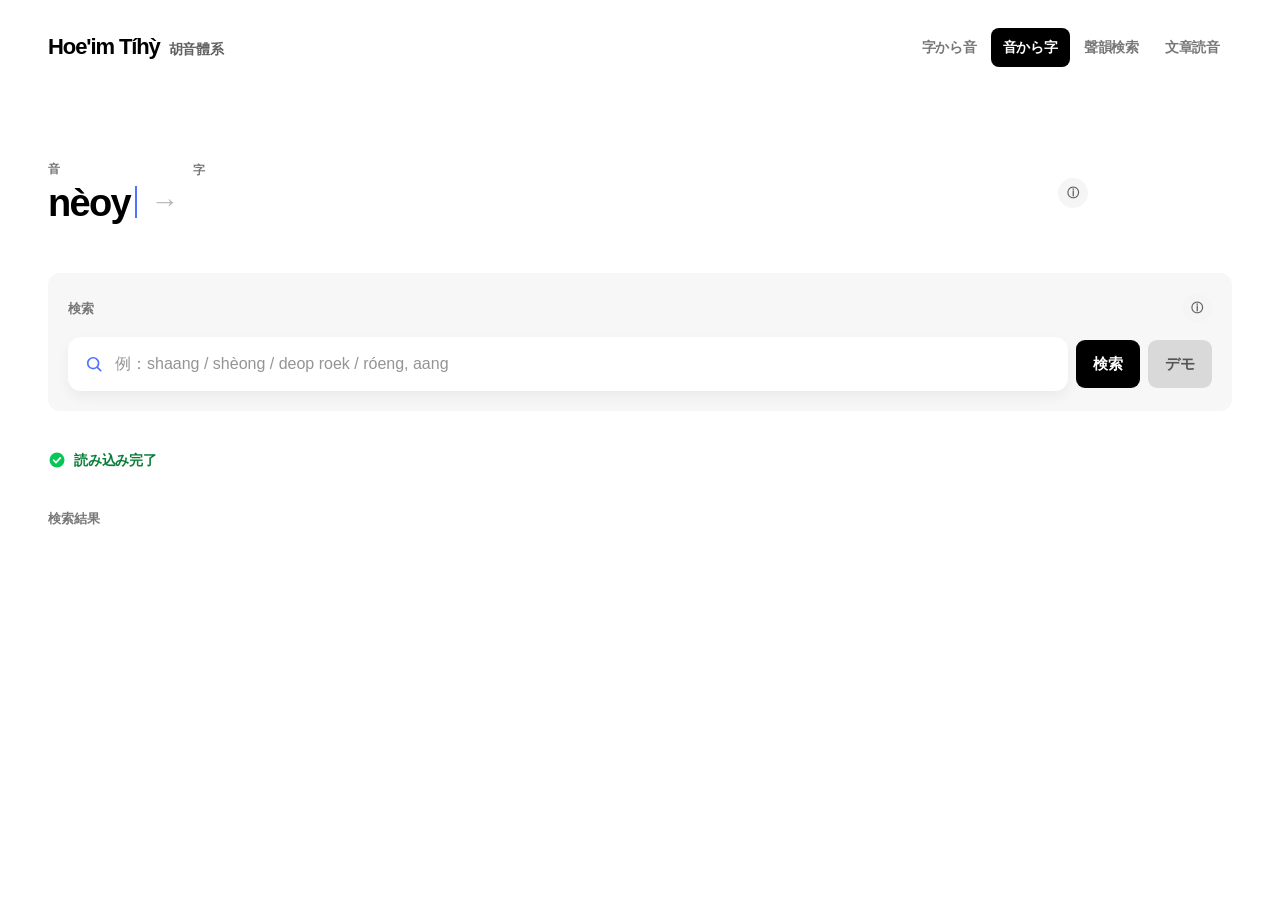
<file: sound-search.html>
<!doctype html>
<html lang="ja">
<head>
  <meta charset="utf-8" />
  <meta name="viewport" content="width=device-width,initial-scale=1" />
  <title>Hoe'im Tíhỳ 胡音體系 | 音から字</title>
  <link rel="stylesheet" href="./site.css?v=20260921a" />
</head>
<body>
<div class="appShell">
  <header class="globalHeader">
    <a class="brand" href="./index.html"><span>Hoe'im Tíhỳ</span><span class="brandScript">胡音體系</span></a>
    <nav class="siteTabs" aria-label="Section navigation">
      <a class="siteTab" href="./index.html">字から音</a>
      <a class="siteTab current" href="./sound-search.html">音から字</a>
      <a class="siteTab" href="./mc-tools.html">聲韻検索</a>
      <a class="siteTab" href="./text-reader.html">文章読音</a>
    </nav>
  </header>

  <main class="workspace">
  <section class="toolCard">
    <section class="toolDemo" data-tool-demo="reading" aria-label="音から字の例">
      <h1 class="visuallyHidden">読音から対応字を探す</h1>
      <div class="toolDemoTrack" aria-hidden="true">
        <div class="toolDemoPart"><span class="toolDemoKicker">音</span><span class="toolDemoValue toolDemoInput" data-demo-input></span></div>
        <span class="toolDemoArrow">→</span>
        <div class="toolDemoPart"><span class="toolDemoKicker">字</span><span class="toolDemoValue toolDemoOutput" data-demo-output></span></div>
      </div>
      <details class="infoToggle">
        <summary aria-label="このページと使い方"><span class="infoIcon" aria-hidden="true">ⓘ</span></summary>
        <div class="infoPanel">
          <div class="infoLine">音から字の逆引きでは、声調付き完全一致と声調なし束検索を同じ入力欄で切り替えて使えます。</div>
          <div class="infoLine">空白やカンマで複数音をまとめて検索し、同音の字を一覧できます。</div>
        </div>
      </details>
    </section>

    <div class="filterPanel searchPanel">
      <div class="sectionHeaderRow sectionHeaderRowLabel">
        <div class="sectionLabel">検索</div>
        <details class="infoToggle">
          <summary aria-label="検索ヒント"><span class="infoIcon" aria-hidden="true">ⓘ</span></summary>
          <div class="infoPanel">
            <div class="infoLine">`dung` のように声調記号なしで入力すると `dung / dúng / dùng` をまとめて検索します。</div>
            <div class="infoLine">`dùng` のように声調記号ありで入力すると、その声調だけを完全一致で検索します。</div>
            <div class="infoLine">空白またはカンマ区切りで複数の発音をまとめて検索できます。</div>
          </div>
        </details>
      </div>
      <div class="row">
        <label class="searchField">
          <svg class="searchFieldIcon" viewBox="0 0 24 24" aria-hidden="true"><circle cx="11" cy="11" r="6.5"></circle><path d="m16 16 4 4"></path></svg>
          <input id="soundQ" type="text" aria-label="検索する発音" placeholder="例を準備中…" autocomplete="off" />
        </label>
        <button id="soundSearchBtn" class="btnAccent">検索</button>
        <button id="soundDemoBtn" class="btnSecondary">デモ</button>
      </div>
    </div>

    <div id="status" class="status warn">辞書を自動読み込み中…</div>
    <div>
      <div class="sectionLabel">検索結果</div>
      <div id="out" class="out"></div>
    </div>
  </section>
  </main>
</div>

<script src="./Kuankhiunn0704.txt.js?v=20260331a"></script>
<script src="./frequency-reading-overrides.js?v=20260921d"></script>
<script src="./dictionary-core.js?v=20261006b"></script>
<script src="./tool-demo-terms.js?v=20260904a"></script>
<script src="./tool-demos.js?v=20260921a"></script>
<script>
const core = window.HuDictionaryCore;
let dictionary = null;
const DEFAULT_SOURCE_URL = `./${core.LOCAL_SOURCE_NAME}`;

function setStatus(msg, kind = "warn"){
  const el = document.getElementById("status");
  el.className = `status ${kind}`;
  if (kind === "ok") {
    el.innerHTML = `
      <span class="statusContent">
        <span class="statusCheck" aria-hidden="true">
          <svg viewBox="0 0 24 24" focusable="false">
            <circle class="statusCheckCircle" cx="12" cy="12" r="10"></circle>
            <path class="statusCheckMark" d="M7.6 12.3l3 3.1 5.8-6.2"></path>
          </svg>
        </span>
        <span class="statusText">${core.escapeHtml(msg)}</span>
      </span>
    `;
    return;
  }
  el.textContent = msg;
}

function getReadingDetailsForChar(char){
  return core.getCharReadingDetails(dictionary, char);
}

function hasToneMarks(reading){
  return /[\u0300-\u036f]/.test(String(reading || "").normalize("NFD"));
}

function pickRandomDistinct(values, count){
  const pool = Array.from(values);
  const picks = [];

  while (pool.length && picks.length < count){
    const index = Math.floor(Math.random() * pool.length);
    picks.push(pool.splice(index, 1)[0]);
  }

  return picks;
}

function buildRandomPlaceholder(){
  const input = document.getElementById("soundQ");
  if (!dictionary || !dictionary.readingIndex || typeof dictionary.readingIndex.keys !== "function") {
    input.placeholder = "発音を入力";
    return;
  }

  const readings = Array.from(dictionary.readingIndex.keys()).filter((reading) =>
    typeof reading === "string" && reading.length > 0
  );

  if (!readings.length) {
    input.placeholder = "発音を入力";
    return;
  }

  const plainReadings = readings.filter((reading) => !hasToneMarks(reading));
  const tonedReadings = readings.filter((reading) => hasToneMarks(reading));
  const examples = [];

  const singlePlain = pickRandomDistinct(plainReadings.length ? plainReadings : readings, 1)[0];
  const singleToned = pickRandomDistinct(tonedReadings.length ? tonedReadings : readings, 1)[0];
  const spacedPair = pickRandomDistinct(plainReadings.length >= 2 ? plainReadings : readings, 2);
  const commaPair = pickRandomDistinct(readings, 2);

  if (singlePlain) examples.push(singlePlain);
  if (singleToned) examples.push(singleToned);
  if (spacedPair.length === 2) examples.push(`${spacedPair[0]} ${spacedPair[1]}`);
  if (commaPair.length === 2) examples.push(`${commaPair[0]}, ${commaPair[1]}`);

  const uniqueExamples = Array.from(new Set(examples.filter(Boolean)));
  input.placeholder = uniqueExamples.length ? `例：${uniqueExamples.join(" / ")}` : "発音を入力";
}

function renderSoundSearch(){
  const out = document.getElementById("out");
  out.innerHTML = "";

  if (!dictionary){
    out.innerHTML = '<div class="status warn">DBが未読み込みです。</div>';
    return;
  }

  const query = document.getElementById("soundQ").value.trim();
  if (!query) return;

  const result = core.searchByReadings(dictionary, query);

  if (!result.groups.length){
    const message = result.tokens.length > 1
      ? "区切った各発音に一致する結果は見つかりませんでした。"
      : (result.exact ? "その声調の完全一致は見つかりませんでした。" : "その綴りに一致する発音は見つかりませんでした。");
    out.innerHTML = `<div class="status warn">${core.escapeHtml(message)}</div>`;
    return;
  }

  const summary = document.createElement("div");
  summary.className = "resultsSummary";
  if (result.tokens.length > 1) {
    const notes = [];
    if (result.hasFolded) notes.push("声調記号なし入力は同じ綴りの声調違いをまとめています。");
    if (result.hasExact) notes.push("声調記号付き入力はその声調だけを完全一致で返します。");
    if (result.missingTokens.length) notes.push(`一致なし: ${result.missingTokens.join(", ")}`);
    summary.textContent = `${result.tokens.length}件の発音を個別検索して、結果をまとめて表示しています。${notes.length ? ` ${notes.join(" ")}` : ""}`;
  } else {
    summary.textContent = result.exact
      ? "声調記号付き完全一致で検索中です。"
      : "声調記号なし検索のため、同じ綴りの声調違いをまとめて表示しています。";
  }
  out.appendChild(summary);

  result.groups.forEach((group) => {
    const block = document.createElement("div");
    block.className = "charBlock";

    const title = document.createElement("div");
    title.className = "charTitle";
    title.innerHTML = `<div class="readingHeading mono">${core.escapeHtml(group.reading)}</div><div class="meta">一致字数：${group.count}</div>`;
    block.appendChild(title);

    const grid = document.createElement("div");
    grid.className = "charGrid";

    group.items.forEach((item) => {
      const readingDetails = getReadingDetailsForChar(item.char);
      const readingsHtml = readingDetails.map((detail) => {
        const matched = detail.reading === group.reading;
        const pureClass = detail.readingType === core.READING_TYPE_PURE ? " pure" : "";
        return `<span class="readingChip mono${pureClass}${matched ? " matched" : ""}">${core.escapeHtml(detail.reading)}</span>`;
      }).join("");
      const tile = document.createElement("div");
      tile.className = "charTile";
      tile.title = item.xiaoyun.join(" / ");
      const xiaoyunHtml = item.xiaoyun.length
        ? `<div class="charTileMeta">小韻：${core.escapeHtml(item.xiaoyun.join(" / "))}</div>`
        : "";
      const mcHtml = Array.isArray(item.mc) && item.mc.length
        ? `<div class="charTileMeta">中古：${core.escapeHtml(item.mc.map((mc) => `${mc.initialMu} + ${mc.rimeKey}（${mc.tone}）`).join(" / "))}</div>`
        : "";
      tile.innerHTML = `
        <div class="charTileHan">${core.escapeHtml(item.char)}</div>
        ${item.matchCount > 1 ? `<div class="charTileMeta">${item.matchCount}件</div>` : ""}
        <div class="charTileReadings">${readingsHtml}</div>
        ${xiaoyunHtml}
        ${mcHtml}
      `;
      grid.appendChild(tile);
    });

    block.appendChild(grid);
    out.appendChild(block);
  });
}

async function loadDictionary(rawUrl = DEFAULT_SOURCE_URL){
  try {
    setStatus(`取得中… ${core.normalizeTextUrl(rawUrl)}`, "warn");
    const result = await core.loadDictionaryFromUrl(rawUrl);
    dictionary = result.dictionary;
    window.HuToolDemos?.start(dictionary);
    buildRandomPlaceholder();
    setStatus(
      "読み込み完了",
      dictionary.stats.missingCount ? "warn" : "ok"
    );
    renderSoundSearch();
  } catch (error) {
    setStatus(`取得失敗：${String(error)}`, "bad");
  }
}

document.getElementById("soundSearchBtn").addEventListener("click", renderSoundSearch);
document.getElementById("soundQ").addEventListener("keydown", (e) => {
  if (e.key === "Enter") renderSoundSearch();
});
document.getElementById("soundDemoBtn").addEventListener("click", () => {
  document.getElementById("soundQ").value = "dung";
  renderSoundSearch();
});

window.addEventListener("DOMContentLoaded", () => {
  loadDictionary();
});
</script>
</body>
</html>
</file>
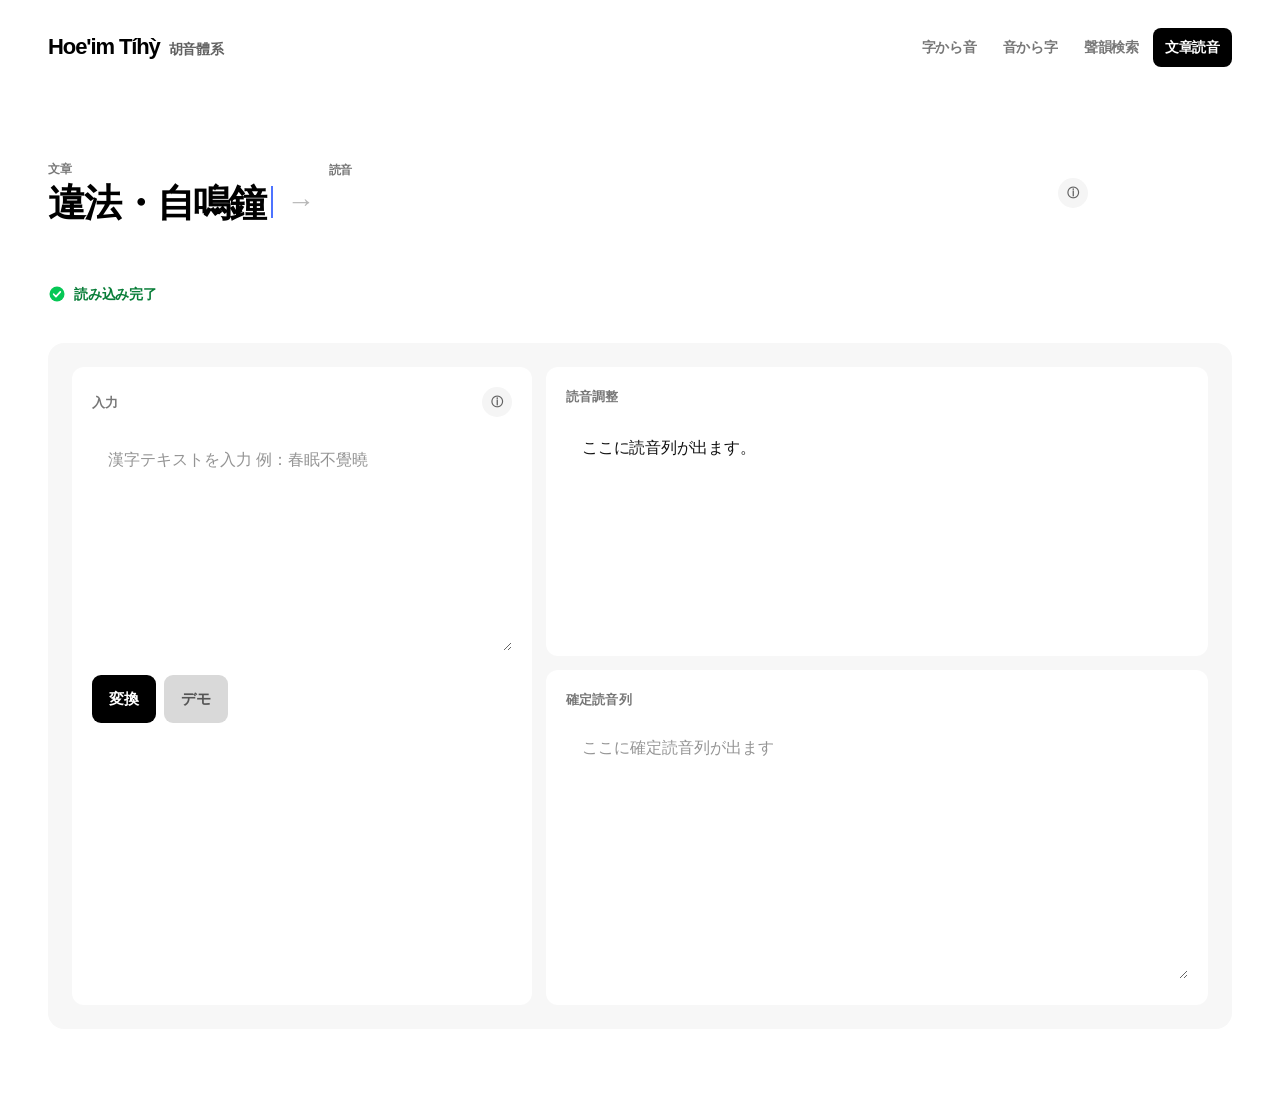
<file: text-reader.html>
<!doctype html>
<html lang="ja">
<head>
  <meta charset="utf-8" />
  <meta name="viewport" content="width=device-width,initial-scale=1" />
  <title>Hoe'im Tíhỳ 胡音體系 | 文章読音</title>
  <link rel="stylesheet" href="./site.css?v=20260921a" />
</head>
<body>
<div class="appShell">
  <header class="globalHeader">
    <a class="brand" href="./index.html"><span>Hoe'im Tíhỳ</span><span class="brandScript">胡音體系</span></a>
    <nav class="siteTabs" aria-label="Section navigation">
      <a class="siteTab" href="./index.html">字から音</a>
      <a class="siteTab" href="./sound-search.html">音から字</a>
      <a class="siteTab" href="./mc-tools.html">聲韻検索</a>
      <a class="siteTab current" href="./text-reader.html">文章読音</a>
    </nav>
  </header>

  <main class="workspace">
  <section class="toolCard">
    <section class="toolDemo" data-tool-demo="text" aria-label="文章を読音にする例">
      <h1 class="visuallyHidden">文章読音</h1>
      <div class="toolDemoTrack" aria-hidden="true">
        <div class="toolDemoPart"><span class="toolDemoKicker">文章</span><span class="toolDemoValue toolDemoInput" data-demo-input></span></div>
        <span class="toolDemoArrow">→</span>
        <div class="toolDemoPart"><span class="toolDemoKicker">読音</span><span class="toolDemoValue toolDemoOutput" data-demo-output></span></div>
      </div>
      <details class="infoToggle">
        <summary aria-label="このページと使い方"><span class="infoIcon" aria-hidden="true">ⓘ</span></summary>
        <div class="infoPanel">
          <div class="infoLine">文章全体を読音列に変換し、多音字だけをその場で選び直しながら確定形を整えられます。</div>
          <div class="infoLine">漢字テキストを入力すると、この体系の読音列に変換します。多音字は小さいボタンで読音を選べます。</div>
        </div>
      </details>
    </section>
    <div id="status" class="status warn">辞書を自動読み込み中…</div>
    <div id="sampleNote" class="selectionMeta"></div>

    <section class="readingStage">
    <div class="filterPanel">
      <div class="sectionHeaderRow sectionHeaderRowLabel">
        <div class="sectionLabel">入力</div>
        <details class="infoToggle">
          <summary aria-label="操作ヒント"><span class="infoIcon" aria-hidden="true">ⓘ</span></summary>
          <div class="infoPanel">`Ctrl` / `Cmd` + `Enter` でも変換できます。</div>
        </details>
      </div>
      <textarea id="sampleInput" class="textAreaInput" placeholder="漢字テキストを入力 例：春眠不覺曉"></textarea>
      <div class="row actionRow">
        <button id="sampleRunBtn" class="btnAccent">変換</button>
        <button id="sampleDemoBtn" class="btnSecondary">デモ</button>
      </div>
    </div>

    <div class="filterPanel">
      <div class="sectionLabel">読音調整</div>
      <div id="sampleInteractive" class="transcriptionComposer" aria-live="polite">ここに読音列が出ます。</div>
    </div>

    <div class="filterPanel">
      <div class="sectionLabel">確定読音列</div>
      <textarea id="sampleOutput" class="textAreaOutput" readonly placeholder="ここに確定読音列が出ます"></textarea>
    </div>
    </section>
    <div id="sampleHoverMemo" class="floatingMemo" aria-hidden="true"></div>
  </section>
  </main>
</div>

<script src="./Kuankhiunn0704.txt.js?v=20260331a"></script>
<script src="./frequency-reading-overrides.js?v=20260921d"></script>
<script src="./dictionary-core.js?v=20261006b"></script>
<script src="./tool-demo-terms.js?v=20260904a"></script>
<script src="./word-reading-contexts.js?v=20260921a"></script>
<script src="./tool-demos.js?v=20260921a"></script>
<script>
const core = window.HuDictionaryCore;
let dictionary = null;
let sampleTokens = [];
const DEFAULT_SOURCE_URL = `./${core.LOCAL_SOURCE_NAME}`;

function setStatus(msg, kind = "warn"){
  const el = document.getElementById("status");
  el.className = `status ${kind}`;
  if (kind === "ok") {
    el.innerHTML = `
      <span class="statusContent">
        <span class="statusCheck" aria-hidden="true">
          <svg viewBox="0 0 24 24" focusable="false">
            <circle class="statusCheckCircle" cx="12" cy="12" r="10"></circle>
            <path class="statusCheckMark" d="M7.6 12.3l3 3.1 5.8-6.2"></path>
          </svg>
        </span>
        <span class="statusText">${core.escapeHtml(msg)}</span>
      </span>
    `;
    return;
  }
  el.textContent = msg;
}

function hideHoverMemo(){
  const memo = document.getElementById("sampleHoverMemo");
  memo.classList.remove("visible");
  memo.textContent = "";
}

function moveHoverMemo(clientX, clientY){
  const memo = document.getElementById("sampleHoverMemo");
  memo.style.left = `${clientX + 14}px`;
  memo.style.top = `${clientY + 14}px`;
}

function showHoverMemo(char, event){
  const memo = document.getElementById("sampleHoverMemo");
  memo.textContent = char;
  memo.classList.add("visible");
  moveHoverMemo(event.clientX, event.clientY);
}

function attachHoverMemo(target, char){
  target.addEventListener("pointerenter", (event) => {
    if (event.pointerType === "touch") return;
    showHoverMemo(char, event);
  });
  target.addEventListener("pointermove", (event) => {
    if (event.pointerType === "touch") return;
    moveHoverMemo(event.clientX, event.clientY);
  });
  target.addEventListener("pointerleave", hideHoverMemo);
  target.addEventListener("blur", hideHoverMemo);
}

function isPureReadingDetail(detail){
  return detail && detail.readingType === core.READING_TYPE_PURE;
}

// The generated vocabulary is used both for word boundaries in the final
// transcription and for cautious recommendations in the character editor.
const MANUAL_WORD_READING_RECOMMENDATIONS = Object.freeze({
  "社會": ["sáe", "hwàei"],
  "學校": ["haek", "hiàew"],
  "科學": ["kwa", "haek"],
  "教育": ["gaw", "yuk"],
  "經濟": ["geng", "zì"],
  "政治": ["zhèng", "zhỳ"],
  "數學": ["shù", "haek"],
  "銀行": ["yn", "haeng"],
  "大學": ["dàei", "haek"],
  "中央": ["zhung", "iang"]
});

const KNOWN_WORDS_BY_FIRST_CHARACTER = (() => {
  const groups = new Map();
  const words = new Map();
  const terms = Array.isArray(window.HuToolDemoTerms) ? window.HuToolDemoTerms : [];
  const contexts = Array.isArray(window.HuWordReadingContexts) ? window.HuWordReadingContexts : [];

  function addWord(term, pinyinContexts = []){
    const characters = Array.from(String(term || ""));
    if (characters.length < 2 || !characters.every(core.isCjkIdeograph)) return;
    const key = characters.join("");
    if (!words.has(key)) {
      words.set(key, {
        word: key,
        characters,
        pinyinContexts: new Set(),
        manualReadings: MANUAL_WORD_READING_RECOMMENDATIONS[key] || null
      });
    }
    const record = words.get(key);
    for (const pinyin of pinyinContexts) {
      if (typeof pinyin === "string" && pinyin.trim()) record.pinyinContexts.add(pinyin.trim());
    }
  }

  for (const [term, pinyinContexts] of contexts) addWord(term, pinyinContexts);
  for (const term of terms) addWord(term);

  for (const record of words.values()) {
    const firstCharacter = record.characters[0];
    if (!groups.has(firstCharacter)) groups.set(firstCharacter, []);
    groups.get(firstCharacter).push(record);
  }
  for (const records of groups.values()) {
    records.sort((left, right) => right.characters.length - left.characters.length
      || left.word.localeCompare(right.word, "zh-Hant"));
  }
  return groups;
})();

function findKnownWord(characters, startIndex){
  const candidates = KNOWN_WORDS_BY_FIRST_CHARACTER.get(characters[startIndex]) || [];
  return candidates.find((record) => record.characters.every((character, offset) => characters[startIndex + offset] === character)) || null;
}

function getPinyinTone(syllable){
  const match = String(syllable || "").match(/([1-5])$/);
  return match ? Number(match[1]) : 0;
}

function getToneBasedRecommendationIndex(char, readingDetails, pinyinSyllable){
  const pinyinTone = getPinyinTone(pinyinSyllable);
  const expectedMcTone = ({ 1: "平", 2: "平", 3: "上", 4: "去" })[pinyinTone];
  if (!expectedMcTone) return null;

  const candidates = readingDetails
    .map((detail, index) => ({ detail, index }))
    .filter(({ detail }) => detail.readingType === core.READING_TYPE_SINO)
    .map(({ detail, index }) => {
      const matchesTone = core.getCharacterEntries(dictionary, char).some((entry) => (
        entry.reading === detail.reading
        && entry.readingType !== core.READING_TYPE_PURE
        && entry.mc?.tone === expectedMcTone
      ));
      return { index, matchesTone };
    })
    .filter(({ matchesTone }) => matchesTone);

  return candidates.length === 1 ? candidates[0].index : null;
}

function getVocabularyRecommendationIndex(char, readingDetails, wordRecord, characterIndex){
  const manualReading = wordRecord.manualReadings?.[characterIndex];
  if (manualReading) {
    const manualIndex = readingDetails.findIndex((detail) => detail.reading === manualReading);
    if (manualIndex !== -1) return manualIndex;
  }

  const sinoIndices = readingDetails
    .map((detail, index) => detail.readingType === core.READING_TYPE_SINO ? index : -1)
    .filter((index) => index !== -1);
  if (sinoIndices.length === 1) return sinoIndices[0];

  const recommendations = new Set();
  for (const pinyinContext of wordRecord.pinyinContexts) {
    const index = getToneBasedRecommendationIndex(char, readingDetails, pinyinContext.split(/\s+/)[characterIndex]);
    if (index !== null) recommendations.add(index);
  }
  return recommendations.size === 1 ? Array.from(recommendations)[0] : null;
}

function applyVocabularyRecommendations(text, readingTokens){
  const characters = Array.from(text);
  let readingIndex = 0;
  for (let index = 0; index < characters.length;) {
    if (!core.isCjkIdeograph(characters[index])) {
      index += 1;
      continue;
    }
    const wordRecord = findKnownWord(characters, index);
    if (!wordRecord) {
      readingIndex += 1;
      index += 1;
      continue;
    }

    wordRecord.characters.forEach((character, offset) => {
      const token = readingTokens[readingIndex + offset];
      if (!token || token.type !== "choice") return;
      const recommendationIndex = getVocabularyRecommendationIndex(
        character,
        token.readingDetails,
        wordRecord,
        offset
      );
      if (recommendationIndex === null) return;
      token.selectedIndex = recommendationIndex;
      token.expanded = false;
      token.recommendedBy = wordRecord.word;
    });
    readingIndex += wordRecord.characters.length;
    index += wordRecord.characters.length;
  }
}

function getResolvedReadingToken(token){
  if (token.type === "fixed") {
    return { text: token.detail.reading, resolved: true };
  }
  if (token.type === "choice") {
    if (Number.isInteger(token.selectedIndex)) {
      return {
        text: token.readingDetails[token.selectedIndex]?.reading || token.readingDetails[0]?.reading || "",
        resolved: true
      };
    }
    return {
      text: `(${token.readingDetails.map((detail) => detail.reading).join(" / ")})`,
      resolved: false
    };
  }
  return { text: token.text || token.char || "", resolved: false };
}

function buildSampleTokens(text){
  const tokens = [];
  const readingTokens = [];
  const missingChars = new Set();
  let prevWasReading = false;

  for (const ch of Array.from(text)){
    if (!core.isCjkIdeograph(ch)) {
      tokens.push({ type: "text", text: ch });
      prevWasReading = false;
      continue;
    }

    const readingDetails = core.getCharReadingDetails(dictionary, ch);
    if (prevWasReading) tokens.push({ type: "separator", text: " " });

    if (!readingDetails.length) {
      const token = { type: "missing", char: ch, text: ch };
      tokens.push(token);
      readingTokens.push(token);
      missingChars.add(ch);
    } else if (readingDetails.length === 1) {
      const token = { type: "fixed", char: ch, detail: readingDetails[0] };
      tokens.push(token);
      readingTokens.push(token);
    } else {
      const token = { type: "choice", char: ch, readingDetails, selectedIndex: null, expanded: true };
      tokens.push(token);
      readingTokens.push(token);
    }

    prevWasReading = true;
  }

  applyVocabularyRecommendations(text, readingTokens);
  return {
    tokens,
    missingChars: Array.from(missingChars)
  };
}

function getResolvedSampleOutput(){
  const characters = Array.from(document.getElementById("sampleInput").value);
  const readingTokens = sampleTokens.filter((token) => (
    token.type === "fixed" || token.type === "choice" || token.type === "missing"
  ));
  const output = [];
  let readingIndex = 0;
  let previousWasReading = false;

  function appendReading(reading){
    if (previousWasReading) output.push(" ");
    output.push(reading);
    previousWasReading = true;
  }

  function appendText(text){
    output.push(text);
    previousWasReading = false;
  }

  for (let index = 0; index < characters.length;) {
    const character = characters[index];
    if (!core.isCjkIdeograph(character)) {
      if (character === "、") appendText(",");
      else if (character === "。") appendText(".");
      else if (character === "「" || character === "」") appendText("\"");
      else appendText(character);
      index += 1;
      continue;
    }

    const knownWord = findKnownWord(characters, index);
    const wordLength = knownWord?.characters.length || 0;
    const wordTokens = knownWord && readingTokens.slice(readingIndex, readingIndex + wordLength);
    const resolvedWord = wordTokens && wordTokens.length === wordLength
      ? wordTokens.map(getResolvedReadingToken)
      : null;

    if (resolvedWord && resolvedWord.every((reading) => reading.resolved)) {
      appendReading(core.joinReadingsWithBoundaryMarkers(dictionary, resolvedWord.map((reading) => reading.text)));
      readingIndex += wordLength;
      index += wordLength;
      continue;
    }

    appendReading(getResolvedReadingToken(readingTokens[readingIndex] || {}).text);
    readingIndex += 1;
    index += 1;
  }

  return output.join("").replace(/\.(?=\S)/g, ". ");
}

function updateSampleOutput(){
  document.getElementById("sampleOutput").value = getResolvedSampleOutput();
}

function renderInteractiveSample(){
  const container = document.getElementById("sampleInteractive");
  container.innerHTML = "";
  hideHoverMemo();

  if (!sampleTokens.length) {
    container.textContent = "ここに読音列が出ます。";
    return;
  }

  sampleTokens.forEach((token) => {
    if (token.type === "text" || token.type === "separator") {
      container.appendChild(document.createTextNode(token.text));
      return;
    }

    if (token.type === "fixed") {
      const span = document.createElement("span");
      span.className = `transcriptionToken transcriptionHoverTarget${isPureReadingDetail(token.detail) ? " pure" : ""}`;
      span.textContent = token.detail.reading;
      attachHoverMemo(span, token.char);
      container.appendChild(span);
      return;
    }

    if (token.type === "missing") {
      const span = document.createElement("span");
      span.className = "transcriptionToken transcriptionMissing";
      span.textContent = token.text;
      container.appendChild(span);
      return;
    }

    if (token.type === "choice") {
      if (!token.expanded) {
        const selectedDetail = token.readingDetails[token.selectedIndex] || token.readingDetails[0];
        const button = document.createElement("button");
        button.type = "button";
        button.className = `transcriptionChoice selected${isPureReadingDetail(selectedDetail) ? " pure" : ""}`;
        button.textContent = selectedDetail ? selectedDetail.reading : "";
        const recommendationText = token.recommendedBy ? `（語彙「${token.recommendedBy}」による推奨）` : "";
        button.setAttribute("aria-label", `${token.char} の読音を再選択${recommendationText}`);
        if (token.recommendedBy) button.title = `語彙「${token.recommendedBy}」による推奨。クリックして変更できます。`;
        attachHoverMemo(button, token.char);
        button.addEventListener("click", () => {
          token.expanded = true;
          renderInteractiveSample();
        });
        container.appendChild(button);
        if (token.recommendedBy) {
          const badge = document.createElement("span");
          badge.className = "transcriptionRecommendation";
          badge.textContent = `語彙: ${token.recommendedBy}`;
          container.appendChild(badge);
        }
        return;
      }

      const group = document.createElement("span");
      group.className = "transcriptionChoices";

      token.readingDetails.forEach((detail, index) => {
        const button = document.createElement("button");
        button.type = "button";
        button.className = `transcriptionChoice${isPureReadingDetail(detail) ? " pure" : ""}`;
        button.textContent = detail.reading;
        button.setAttribute("aria-label", `${token.char} の読音 ${detail.reading}`);
        attachHoverMemo(button, token.char);
        button.addEventListener("click", () => {
          token.selectedIndex = index;
          token.expanded = false;
          renderInteractiveSample();
          updateSampleOutput();
        });
        group.appendChild(button);
      });

      container.appendChild(group);
    }
  });
}

function renderSampleText(){
  const output = document.getElementById("sampleOutput");
  const note = document.getElementById("sampleNote");
  const interactive = document.getElementById("sampleInteractive");

  if (!dictionary){
    sampleTokens = [];
    interactive.textContent = "ここに読音列が出ます。";
    output.value = "";
    note.textContent = "";
    return;
  }

  const input = document.getElementById("sampleInput").value;
  if (!input.trim()) {
    sampleTokens = [];
    interactive.textContent = "ここに読音列が出ます。";
    output.value = "";
    note.textContent = "";
    return;
  }

  const result = buildSampleTokens(input);
  sampleTokens = result.tokens;
  renderInteractiveSample();
  updateSampleOutput();

  const choiceCount = sampleTokens.filter((token) => token.type === "choice").length;
  const recommendationCount = sampleTokens.filter((token) => token.type === "choice" && token.recommendedBy).length;
  const noteParts = [];
  noteParts.push(choiceCount
    ? `多音字 ${choiceCount} か所はボタンで読音を選べます。`
    : "読音列を生成しました。");
  if (recommendationCount) {
    noteParts.push(`語彙に基づく推奨 ${recommendationCount} か所を自動選択しました。`);
  }
  if (result.missingChars.length) {
    noteParts.push(`未収字: ${result.missingChars.join(" ")}`);
  }
  note.textContent = noteParts.join(" ");
}

async function loadDictionary(rawUrl = DEFAULT_SOURCE_URL){
  try {
    setStatus(`取得中… ${core.normalizeTextUrl(rawUrl)}`, "warn");
    const result = await core.loadDictionaryFromUrl(rawUrl);
    dictionary = result.dictionary;
    window.HuToolDemos?.start(dictionary);
    renderSampleText();
    setStatus(
      "読み込み完了",
      dictionary.stats.missingCount ? "warn" : "ok"
    );
  } catch (error) {
    setStatus(`取得失敗：${String(error)}`, "bad");
  }
}

document.getElementById("sampleRunBtn").addEventListener("click", renderSampleText);
document.getElementById("sampleInput").addEventListener("keydown", (e) => {
  if ((e.metaKey || e.ctrlKey) && e.key === "Enter") renderSampleText();
});
document.getElementById("sampleDemoBtn").addEventListener("click", () => {
  document.getElementById("sampleInput").value = "春眠不覺曉";
  renderSampleText();
});

window.addEventListener("DOMContentLoaded", () => {
  loadDictionary();
});
</script>
</body>
</html>
</file>
<file: site.css>
:root {
  color-scheme: light;
  --black: #000000;
  --gray-900: #111111;
  --gray-850: #1a1a1a;
  --gray-700: #555555;
  --gray-650: #616161;
  --gray-500: #777777;
  --gray-400: #949494;
  --gray-300: #b7b7b7;
  --gray-250: #c8c8c8;
  --gray-200: #d9d9d9;
  --gray-120: #efefef;
  --gray-80: #f5f5f5;
  --gray-60: #f7f7f7;
  --white: #ffffff;
  --off-white: #fcfcfc;
  --blue: #4d73ff;
  --blue-soft: #eef1ff;
  --green: #06c755;
  --green-soft: #e9f9ef;
  --green-text: #087d38;
  --red: #d42136;
  --red-soft: #fff0f2;
  --font-ui: "Helvetica Neue", Helvetica, Arial, "Noto Sans JP", "Noto Sans TC", "Noto Sans", sans-serif;
  --font-mono: "Helvetica Neue", Helvetica, Arial, "Noto Sans JP", "Noto Sans TC", "Noto Sans", sans-serif;
}

* {
  box-sizing: border-box;
}

html {
  background: var(--white);
}

body {
  min-width: 320px;
  margin: 0;
  background: var(--white);
  color: var(--gray-900);
  font-family: var(--font-ui);
  font-size: 15px;
  line-height: 1.55;
  font-weight: 500;
  letter-spacing: -0.015em;
}

a {
  color: inherit;
}

button,
input,
textarea {
  font: inherit;
}

button {
  -webkit-tap-highlight-color: transparent;
  touch-action: manipulation;
}

.appShell {
  width: min(100%, 1440px);
  min-height: 100vh;
  margin: 0 auto;
  padding: 28px 48px 88px;
}

.globalHeader {
  display: flex;
  align-items: center;
  justify-content: space-between;
  gap: 32px;
}

.brand {
  display: inline-flex;
  align-items: baseline;
  gap: 9px;
  flex: 0 0 auto;
  color: var(--black);
  font-size: 22px;
  line-height: 1.2;
  font-weight: 800;
  letter-spacing: -0.05em;
  text-decoration: none;
}

.brandScript {
  color: var(--gray-650);
  font-size: 14px;
  font-weight: 700;
  letter-spacing: -0.02em;
}

.siteTabs {
  display: flex;
  align-items: center;
  justify-content: flex-end;
  gap: 2px;
  min-width: 0;
  overflow-x: auto;
  scrollbar-width: none;
}

.siteTabs::-webkit-scrollbar {
  display: none;
}

.siteTab {
  flex: 0 0 auto;
  padding: 9px 12px;
  border-radius: 8px;
  color: var(--gray-500);
  font-size: 14px;
  line-height: 21px;
  font-weight: 700;
  text-decoration: none;
  transition: background-color 160ms ease, color 160ms ease;
}

.siteTab:hover {
  background: var(--gray-80);
  color: var(--gray-900);
}

.siteTab.current {
  background: var(--black);
  color: var(--white);
}

.workspace {
  display: flex;
  flex-direction: column;
  gap: 42px;
  padding-top: 74px;
}

.visuallyHidden {
  position: absolute;
  width: 1px;
  height: 1px;
  padding: 0;
  margin: -1px;
  overflow: hidden;
  clip: rect(0, 0, 0, 0);
  white-space: nowrap;
  border: 0;
}

.toolDemo {
  display: flex;
  align-items: center;
  gap: 16px;
  min-height: 104px;
  max-width: 1040px;
}

.toolDemoTrack {
  display: flex;
  align-items: center;
  flex: 1 1 auto;
  flex-wrap: wrap;
  gap: 14px;
  min-width: 0;
}

.toolDemoPart {
  display: flex;
  flex: 0 1 auto;
  flex-direction: column;
  gap: 4px;
  min-width: 0;
}

.toolDemoKicker {
  color: var(--gray-500);
  font-size: 12px;
  line-height: 18px;
  font-weight: 700;
}

.toolDemoValue {
  min-height: 42px;
  color: var(--black);
  font-size: clamp(25px, 3vw, 38px);
  line-height: 1.15;
  font-weight: 800;
  letter-spacing: -0.045em;
  overflow-wrap: anywhere;
}

.toolDemoOutput {
  color: var(--blue);
}

.toolDemoArrow {
  flex: 0 0 auto;
  padding-top: 18px;
  color: var(--gray-300);
  font-size: 28px;
  line-height: 1;
  font-weight: 500;
}

.toolDemo.is-playing .toolDemoInput::after {
  display: inline-block;
  width: 2px;
  height: 0.86em;
  margin-left: 5px;
  background: var(--blue);
  content: "";
  vertical-align: -0.06em;
  animation: demoCaret 0.78s steps(1, end) infinite;
}

@keyframes demoCaret {
  0%,
  100% {
    opacity: 0;
  }

  50% {
    opacity: 1;
  }
}

.toolCard,
.utilityArea {
  display: flex;
  flex-direction: column;
  gap: 28px;
}

.pageIntro {
  display: flex;
  align-items: flex-start;
  justify-content: space-between;
  gap: 24px;
  max-width: 920px;
}

.eyebrow,
.sectionLabel {
  margin: 0 0 10px;
  color: var(--gray-500);
  font-size: 13px;
  line-height: 19px;
  font-weight: 700;
  letter-spacing: 0.01em;
}

.pageTitle,
.sectionTitle {
  margin: 0;
  color: var(--black);
  font-size: 30px;
  line-height: 1.24;
  font-weight: 800;
  letter-spacing: -0.05em;
}

.sectionTitle {
  font-size: 21px;
  line-height: 1.35;
}

.pageLead,
.sectionLead {
  max-width: 640px;
  margin: 10px 0 0;
  color: var(--gray-650);
  font-size: 15px;
  line-height: 1.65;
}

.sectionHeaderRow,
.sectionBar {
  display: flex;
  align-items: flex-start;
  justify-content: space-between;
  gap: 16px;
}

.sectionHeaderRowLabel {
  align-items: center;
  margin-bottom: 14px;
}

.sectionHeaderRow .sectionTitle,
.sectionHeaderRow .sectionLabel {
  margin: 0;
}

.infoToggle {
  position: relative;
  display: inline-block;
  flex: 0 0 auto;
  margin: 0;
  padding: 0;
}

.infoToggle summary {
  display: inline-flex;
  align-items: center;
  justify-content: center;
  width: 30px;
  height: 30px;
  padding: 0;
  border: 0;
  border-radius: 50%;
  background: var(--gray-80);
  color: var(--gray-650);
  cursor: pointer;
  list-style: none;
  font-size: 12px;
  line-height: 1;
  font-weight: 700;
  transition: background-color 160ms ease, color 160ms ease;
}

.infoToggle summary::-webkit-details-marker {
  display: none;
}

.infoToggle summary:hover,
.infoToggle[open] summary {
  background: var(--blue-soft);
  color: var(--blue);
}

.infoIcon {
  font-style: normal;
}

.infoPanel {
  position: absolute;
  top: calc(100% + 10px);
  right: 0;
  z-index: 20;
  width: min(390px, calc(100vw - 32px));
  padding: 16px;
  border-radius: 12px;
  background: var(--gray-900);
  color: var(--white);
  box-shadow: 0 16px 32px rgba(0, 0, 0, 0.16);
  font-size: 13px;
  line-height: 1.65;
}

.infoLine + .infoLine {
  margin-top: 8px;
}

.searchWorkspace,
.filterWorkspace,
.readingStage,
.utilityArea {
  padding: 24px;
  border-radius: 16px;
  background: var(--gray-60);
}

.searchPanel {
  padding: 24px;
  border-radius: 16px;
  background: var(--gray-60);
}

.searchWorkspace {
  display: flex;
  flex-direction: column;
  gap: 20px;
}

.searchRow,
.row {
  display: flex;
  flex-wrap: wrap;
  align-items: center;
  gap: 8px;
}

.searchField {
  display: flex;
  align-items: center;
  flex: 1 1 440px;
  min-width: 0;
  min-height: 54px;
  padding: 0 16px;
  border-radius: 13px;
  background: var(--white);
  box-shadow: 0 6px 14px rgba(0, 0, 0, 0.05);
  transition: box-shadow 180ms ease, transform 180ms ease;
}

.searchField:focus-within {
  box-shadow: 0 0 0 3px rgba(77, 115, 255, 0.34), 0 10px 22px rgba(0, 0, 0, 0.14);
  transform: translateY(-1px);
}

.searchFieldIcon {
  width: 20px;
  height: 20px;
  flex: 0 0 auto;
  margin-right: 11px;
  fill: none;
  stroke: var(--blue);
  stroke-width: 2;
  stroke-linecap: round;
}

.searchField input[type="text"] {
  flex: 1 1 auto;
  min-width: 0;
  min-height: 52px;
  padding: 0;
  border: 0;
  border-radius: 0;
  background: transparent;
  color: var(--gray-900);
  box-shadow: none;
}

.searchField input[type="text"]::placeholder {
  color: var(--gray-400);
}

.searchField input[type="text"]:focus {
  box-shadow: none;
}

.actionRow {
  margin-top: 18px;
}

input[type="text"],
input[type="url"],
textarea {
  appearance: none;
  width: 100%;
  border: 0;
  border-radius: 10px;
  background: var(--white);
  color: var(--gray-900);
  outline: 0;
  transition: box-shadow 160ms ease, background-color 160ms ease;
}

input[type="text"],
input[type="url"] {
  flex: 1 1 320px;
  min-width: 0;
  min-height: 52px;
  padding: 0 16px;
  font-size: 16px;
  line-height: 24px;
}

textarea {
  min-height: 160px;
  padding: 16px;
  resize: vertical;
  font-size: 15px;
  line-height: 1.7;
}

input::placeholder,
textarea::placeholder {
  color: var(--gray-400);
}

input[type="text"]:focus,
input[type="url"]:focus,
textarea:focus {
  box-shadow: 0 0 0 3px rgba(77, 115, 255, 0.25);
}

button {
  display: inline-flex;
  align-items: center;
  justify-content: center;
  min-height: 48px;
  padding: 0 17px;
  border: 0;
  border-radius: 9px;
  background: var(--white);
  color: var(--gray-700);
  cursor: pointer;
  font-size: 15px;
  line-height: 22px;
  font-weight: 700;
  transition: background-color 160ms ease, color 160ms ease, transform 160ms ease;
}

button:hover {
  background: var(--gray-200);
  color: var(--black);
}

button:focus-visible,
a:focus-visible,
summary:focus-visible {
  outline: 3px solid rgba(77, 115, 255, 0.35);
  outline-offset: 2px;
}

button:active {
  transform: translateY(1px);
}

.btnAccent {
  background: var(--black);
  color: var(--white);
}

.btnAccent:hover {
  background: var(--gray-850);
  color: var(--white);
}

.btnSecondary {
  background: var(--gray-200);
  color: var(--gray-700);
}

.btnSecondary:hover {
  background: var(--gray-250);
  color: var(--black);
}

.status {
  display: flex;
  align-items: center;
  min-height: 42px;
  padding: 10px 0;
  color: var(--gray-650);
  font-size: 14px;
  line-height: 21px;
  font-weight: 700;
}

.statusContent {
  display: inline-flex;
  align-items: center;
  gap: 8px;
}

.statusCheck {
  width: 18px;
  height: 18px;
  flex: 0 0 auto;
}

.statusCheck svg {
  display: block;
  width: 100%;
  height: 100%;
}

.statusCheckCircle {
  fill: var(--green);
  animation: none;
}

.statusCheckMark {
  fill: none;
  stroke: var(--white);
  stroke-width: 2.3;
  stroke-linecap: round;
  stroke-linejoin: round;
  stroke-dashoffset: 0;
  animation: none;
}

.ok {
  color: var(--green-text);
}

.warn::before,
.bad::before {
  width: 8px;
  height: 8px;
  margin-right: 9px;
  border-radius: 50%;
  background: var(--gray-300);
  content: "";
}

.bad {
  color: var(--red);
}

.bad::before {
  background: var(--red);
}

.resultsArea {
  display: flex;
  flex-direction: column;
  gap: 16px;
}

.resultsArea[hidden] {
  display: none;
}

.out {
  display: flex;
  flex-direction: column;
  gap: 16px;
}

.charBlock {
  padding: 24px;
  border-radius: 16px;
  background: var(--gray-60);
}

.charTitle {
  display: flex;
  align-items: baseline;
  justify-content: space-between;
  gap: 16px;
  flex-wrap: wrap;
  padding-bottom: 18px;
}

.han,
.readingHeading {
  color: var(--black);
  font-size: 28px;
  line-height: 1.15;
  font-weight: 800;
  letter-spacing: -0.04em;
}

.meta,
.selectionMeta {
  color: var(--gray-500);
  font-size: 13px;
  line-height: 19px;
}

.entry {
  margin-top: 8px;
  padding: 16px;
  border-radius: 10px;
  background: var(--white);
}

.entryPure {
  background: var(--green-soft);
}

.entryHeader {
  display: flex;
  align-items: center;
  flex-wrap: wrap;
  gap: 6px;
}

.tag,
.readingChip {
  display: inline-flex;
  align-items: center;
  min-height: 25px;
  padding: 0 8px;
  border-radius: 6px;
  background: var(--gray-80);
  color: var(--gray-650);
  font-size: 12px;
  line-height: 17px;
  font-weight: 700;
}

.tagPure,
.readingChip.pure {
  background: var(--green-soft);
  color: var(--green-text);
}

.mono,
#rimeNames,
#missingKeys {
  font-family: var(--font-mono);
}

.reading {
  margin-top: 8px;
  color: var(--gray-900);
  font-size: 20px;
  line-height: 1.4;
  font-weight: 700;
}

.readingPure {
  color: var(--green-text);
}

.small {
  margin-top: 6px;
  color: var(--gray-500);
  font-size: 12px;
  line-height: 1.6;
}

.resultsSummary {
  padding: 14px 16px;
  border-radius: 10px;
  background: var(--gray-80);
  color: var(--gray-650);
  font-size: 13px;
  line-height: 1.6;
}

.resultsSummary:empty,
.selectionMeta:empty {
  display: none;
}

.charGrid {
  display: grid;
  grid-template-columns: repeat(auto-fill, minmax(160px, 1fr));
  gap: 10px;
  margin-top: 14px;
}

.charTile {
  min-width: 0;
  padding: 16px;
  border: 0;
  border-radius: 10px;
  background: var(--white);
  text-align: left;
}

.charTileHan {
  color: var(--black);
  font-size: 28px;
  line-height: 1.1;
  font-weight: 800;
  letter-spacing: -0.04em;
}

.charTileMeta {
  margin-top: 8px;
  color: var(--gray-500);
  font-size: 12px;
  line-height: 18px;
}

.charTileReadings {
  display: flex;
  flex-wrap: wrap;
  gap: 5px;
  margin-top: 11px;
}

.readingChip.matched {
  background: var(--blue-soft);
  color: var(--blue);
}

.readingChip.pure.matched {
  background: var(--green);
  color: var(--white);
}

.filterWorkspace {
  display: flex;
  flex-direction: column;
  gap: 22px;
}

.filterPanels {
  display: grid;
  grid-template-columns: minmax(0, 1.2fr) minmax(250px, 0.8fr);
  gap: 14px;
}

.filterPanel {
  padding: 20px;
  border-radius: 12px;
  background: var(--white);
}

.filterPanel.searchPanel {
  background: var(--gray-60);
}

.filterPanelWide {
  grid-column: 1 / -1;
}

.optionGroupStack {
  display: flex;
  flex-direction: column;
  gap: 16px;
}

.optionGroup {
  display: flex;
  flex-direction: column;
  gap: 8px;
}

.optionGroupTitle {
  margin: 0;
  color: var(--gray-900);
  font-size: 14px;
  line-height: 21px;
  font-weight: 800;
}

.optionGrid {
  display: flex;
  flex-wrap: wrap;
  gap: 7px;
  max-height: 320px;
  overflow: auto;
}

.optionChip {
  min-height: 34px;
  padding: 0 10px;
  border-radius: 7px;
  background: var(--gray-80);
  color: var(--gray-650);
  font-size: 13px;
  line-height: 19px;
}

.optionChip:hover {
  background: var(--gray-200);
  color: var(--black);
}

.optionChip.selected,
.optionChip.selected:hover {
  background: var(--blue);
  color: var(--white);
}

.readingStage {
  display: grid;
  grid-template-columns: minmax(0, 0.82fr) minmax(0, 1.18fr);
  gap: 14px;
}

.readingStage .filterPanel:first-child {
  grid-row: span 2;
}

.textAreaInput,
.textAreaOutput {
  min-height: 220px;
  font-size: 16px;
  line-height: 1.65;
}

.textAreaOutput {
  min-height: 260px;
}

.transcriptionComposer {
  min-height: 220px;
  padding: 16px;
  border-radius: 10px;
  background: var(--white);
  color: var(--gray-900);
  font-size: 16px;
  line-height: 2;
  white-space: pre-wrap;
  word-break: break-word;
}

.transcriptionToken {
  display: inline;
}

.transcriptionToken.pure {
  color: var(--green-text);
}

.transcriptionHoverTarget {
  display: inline-block;
  cursor: default;
}

.transcriptionMissing {
  color: var(--gray-500);
}

.transcriptionChoices {
  display: inline-flex;
  flex-wrap: wrap;
  gap: 5px;
  margin: 0 2px;
  vertical-align: middle;
}

.transcriptionChoice {
  min-height: 26px;
  padding: 0 8px;
  border-radius: 6px;
  background: var(--gray-80);
  color: var(--gray-650);
  font-size: 12px;
  line-height: 18px;
}

.transcriptionChoice:hover {
  background: var(--gray-200);
  color: var(--black);
}

.transcriptionChoice.selected,
.transcriptionChoice.selected:hover {
  background: var(--blue);
  color: var(--white);
}

.transcriptionChoice.pure {
  background: var(--green-soft);
  color: var(--green-text);
}

.transcriptionChoice.pure:hover,
.transcriptionChoice.pure.selected,
.transcriptionChoice.pure.selected:hover {
  background: var(--green);
  color: var(--white);
}

.transcriptionRecommendation {
  display: inline-block;
  margin: 0 4px 0 2px;
  color: var(--blue);
  font-size: 11px;
  font-weight: 700;
  line-height: 18px;
  vertical-align: middle;
}

.floatingMemo {
  position: fixed;
  top: 0;
  left: 0;
  z-index: 1000;
  display: none;
  min-height: 24px;
  padding: 4px 8px;
  border-radius: 6px;
  background: var(--gray-900);
  color: var(--white);
  box-shadow: 0 10px 22px rgba(0, 0, 0, 0.14);
  font-size: 12px;
  line-height: 18px;
  font-weight: 700;
  white-space: nowrap;
  pointer-events: none;
}

.floatingMemo.visible {
  display: block;
}

.utilityArea {
  gap: 16px;
}

.utilityArea details {
  padding: 0 16px 16px;
  border: 0;
  border-radius: 10px;
  background: var(--white);
}

.utilityArea summary {
  padding: 16px 0 14px;
  color: var(--gray-900);
  cursor: pointer;
  font-size: 14px;
  line-height: 21px;
  font-weight: 700;
}

.utilityArea summary::marker {
  color: var(--blue);
}

@media (max-width: 1023px) {
  .appShell {
    padding-right: 32px;
    padding-left: 32px;
  }

  .globalHeader {
    align-items: flex-start;
    flex-direction: column;
    gap: 16px;
  }

  .siteTabs {
    justify-content: flex-start;
    width: 100%;
  }

  .readingStage {
    grid-template-columns: 1fr;
  }

  .readingStage .filterPanel:first-child {
    grid-row: auto;
  }
}

@media (max-width: 767px) {
  .appShell {
    padding: 20px 16px 56px;
  }

  .brand {
    font-size: 20px;
  }

  .brandScript {
    font-size: 13px;
  }

  .siteTabs {
    gap: 3px;
    margin: 0 -4px;
    padding: 0 4px;
  }

  .siteTab {
    padding: 8px 9px;
    font-size: 13px;
  }

  .workspace {
    gap: 30px;
    padding-top: 48px;
  }

  .toolDemo {
    min-height: 84px;
  }

  .toolDemoTrack {
    column-gap: 10px;
    row-gap: 8px;
  }

  .toolDemoValue {
    min-height: 31px;
    font-size: clamp(22px, 8vw, 30px);
  }

  .toolDemoArrow {
    padding-top: 14px;
    font-size: 22px;
  }

  .pageIntro {
    gap: 16px;
  }

  .pageTitle {
    font-size: 26px;
  }

  .sectionTitle {
    font-size: 20px;
  }

  .searchWorkspace,
  .filterWorkspace,
  .readingStage,
  .utilityArea,
  .charBlock {
    padding: 18px;
    border-radius: 13px;
  }

  .filterPanels {
    grid-template-columns: 1fr;
  }

  .filterPanel {
    padding: 16px;
  }

  .row > input[type="text"],
  .row > input[type="url"] {
    flex-basis: 100%;
  }

  .row > button {
    flex: 1 1 120px;
  }

  .charGrid {
    grid-template-columns: repeat(auto-fill, minmax(132px, 1fr));
  }

  .textAreaInput,
  .textAreaOutput,
  .transcriptionComposer {
    min-height: 190px;
  }
}

@media (prefers-reduced-motion: reduce) {
  *,
  *::before,
  *::after {
    scroll-behavior: auto !important;
    transition-duration: 0.01ms !important;
  }

  .toolDemo.is-playing .toolDemoInput::after {
    animation: none;
  }
}
</file>
